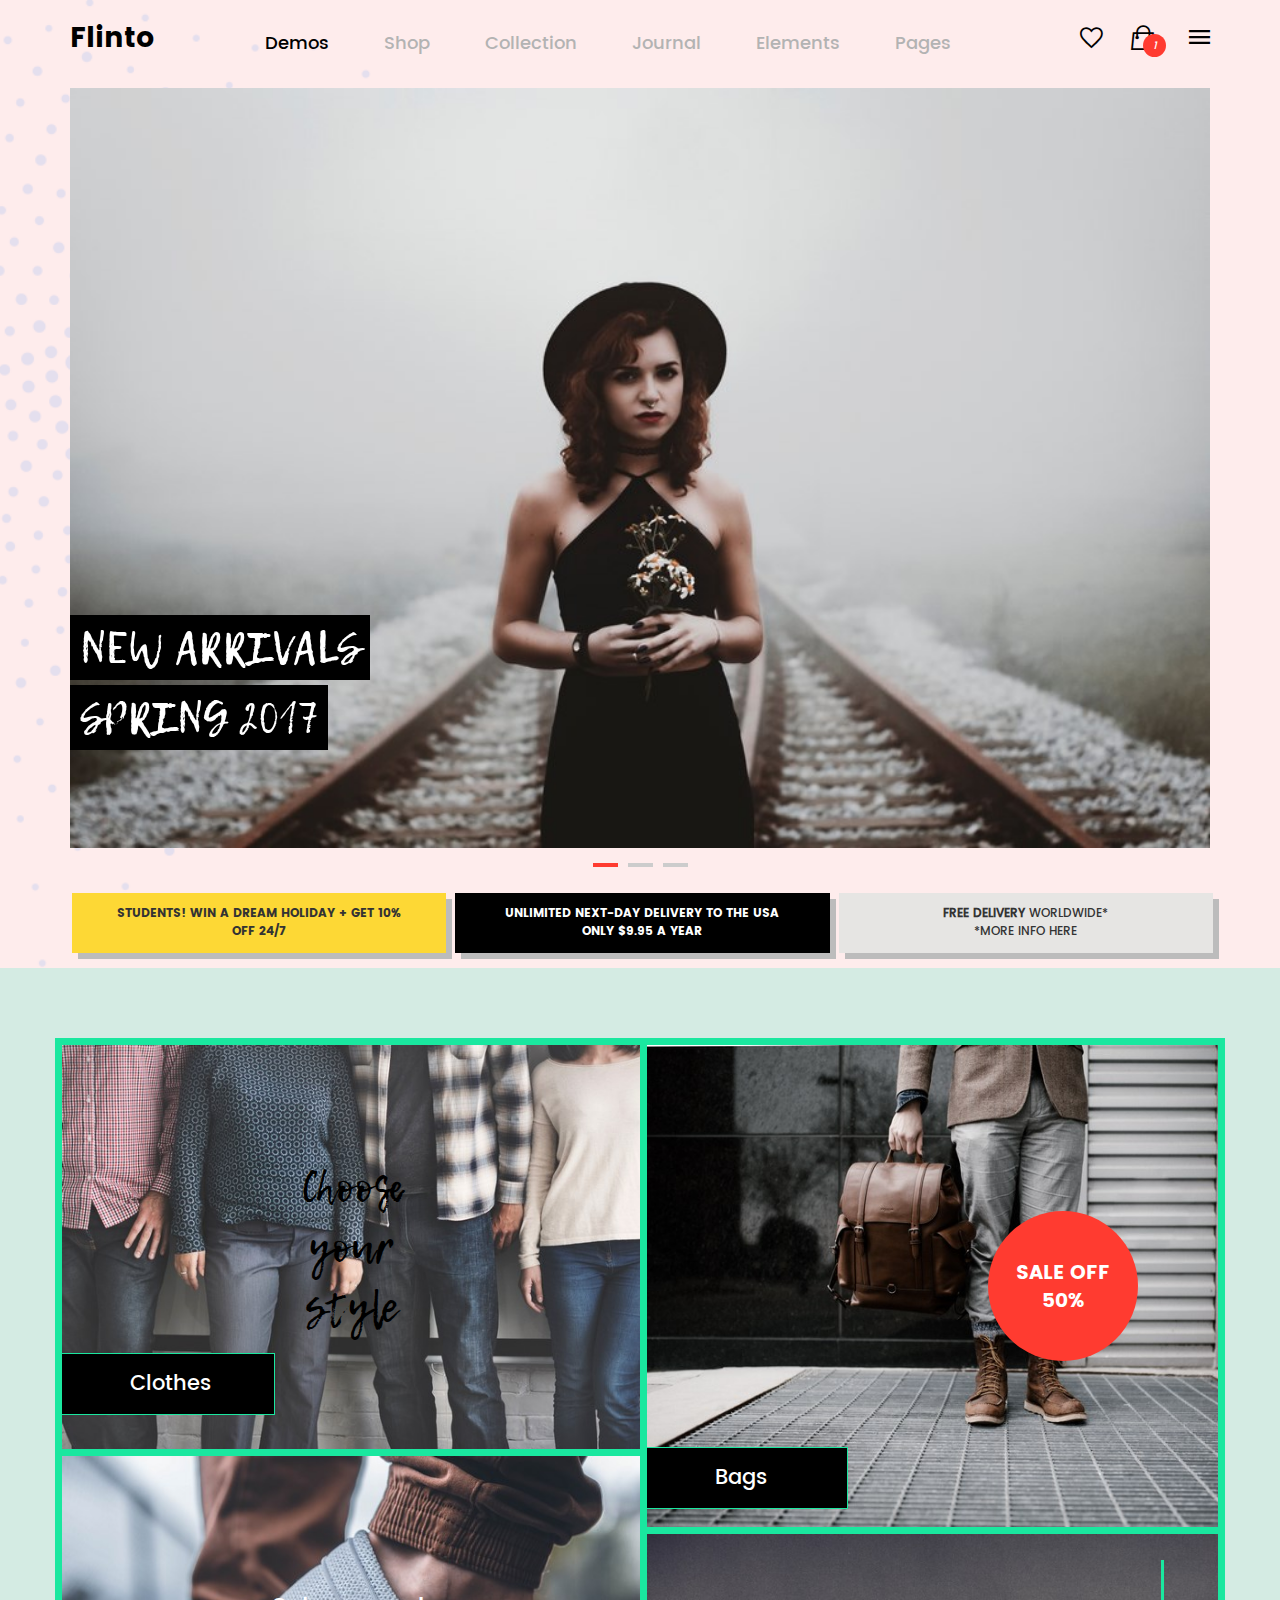
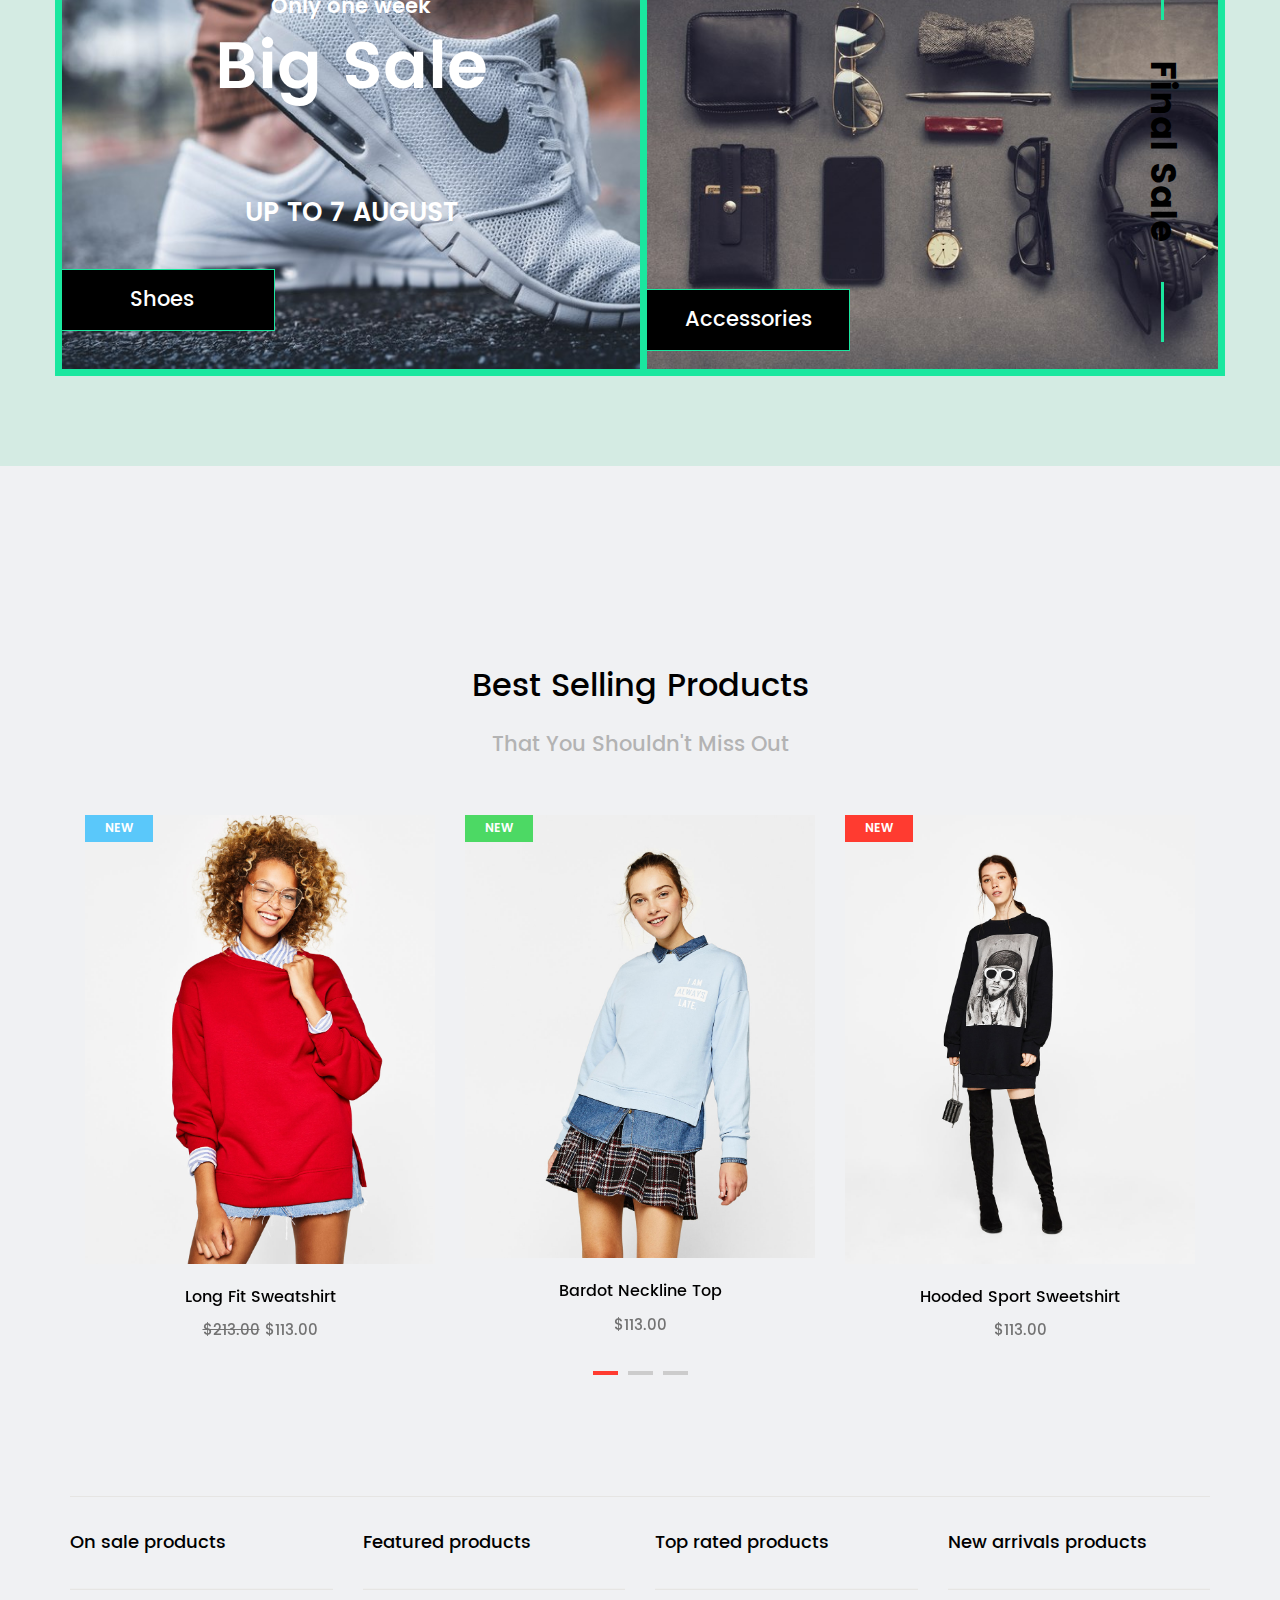
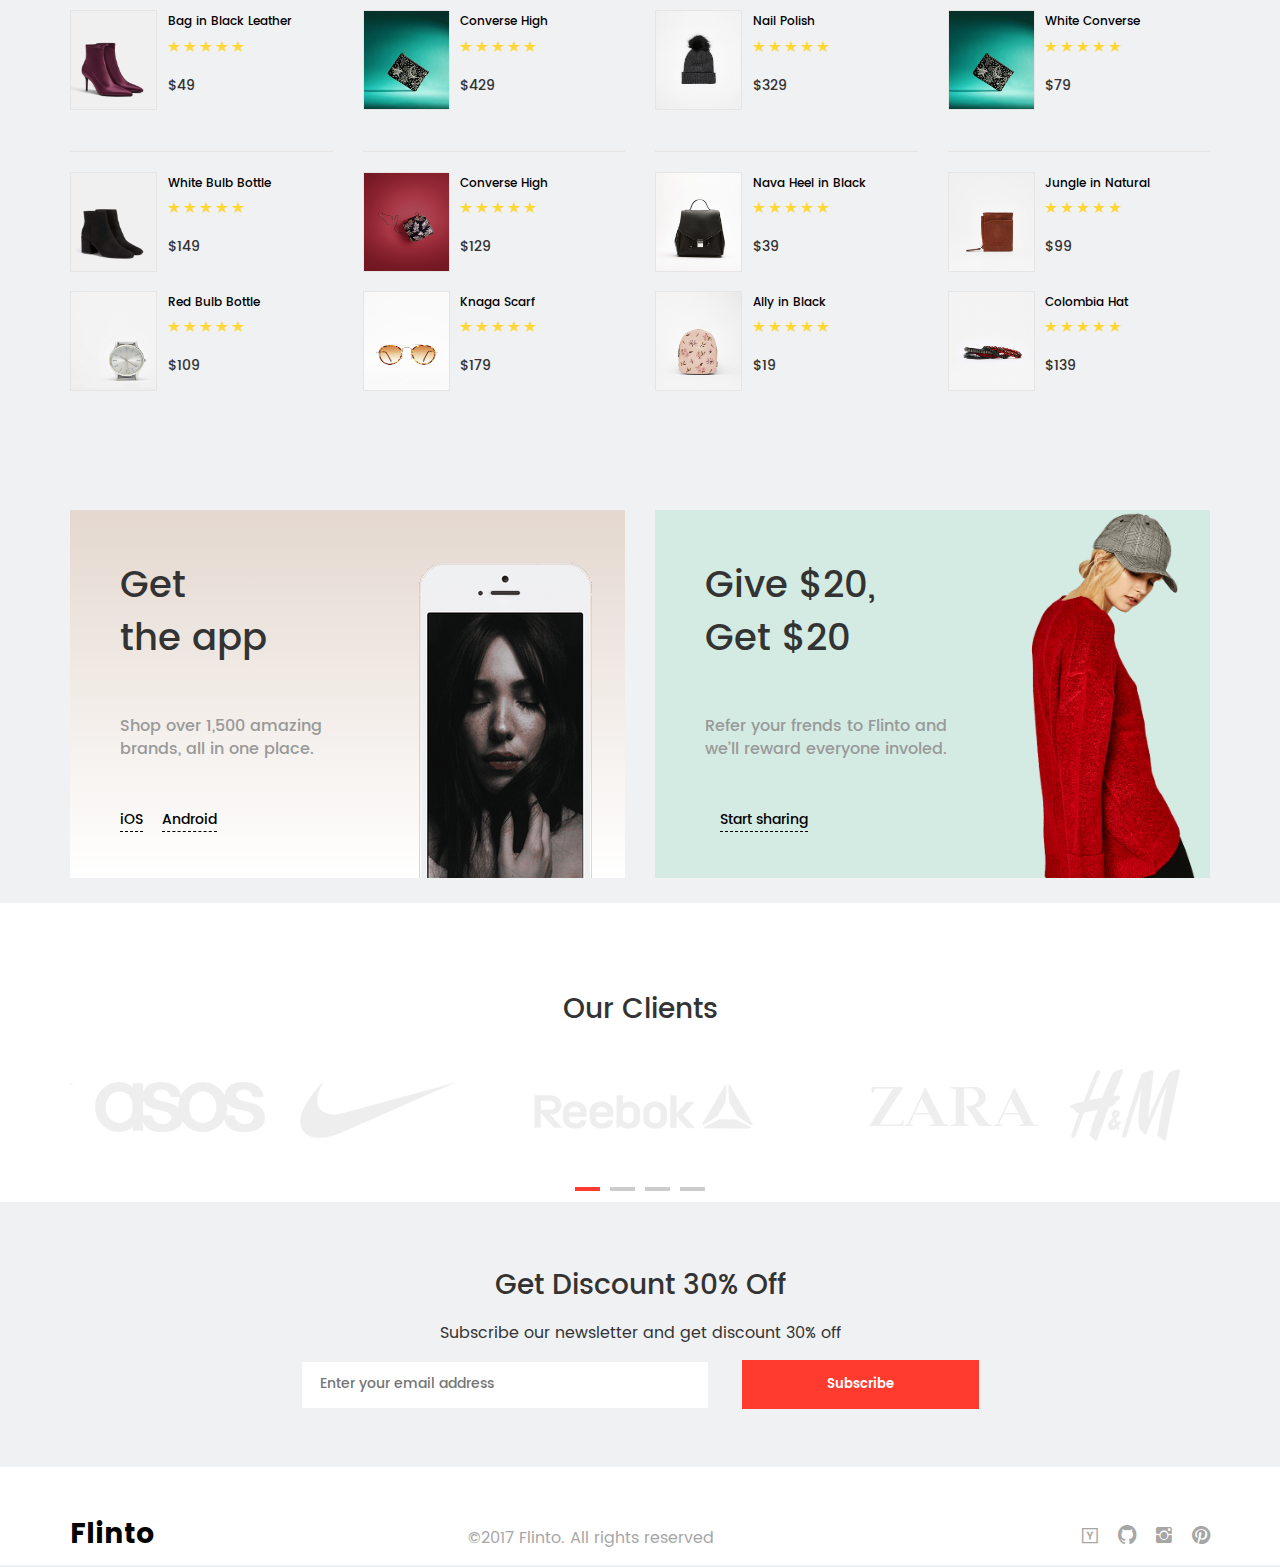
<file: index.html>
<!DOCTYPE html>
<!--[if lt IE 7]><html lang="en" class="lt-ie9 lt-ie8 lt-ie7"><![endif]-->
<!--[if IE 7]><html lang="en" class="lt-ie9 lt-ie8"><![endif]-->
<!--[if IE 8]><html lang="en" class="lt-ie9"><![endif]-->
<!--[if gt IE 8]><!-->
<html lang="en">
<head>
	<meta charset="utf-8">
	<title>Demos</title>
	<meta name="description" content="Online shop for woman and man" />
	<meta name="keywords"    content="shop, online shop">
	<meta name="author"      content="webskyus">
	<meta http-equiv="X-UA-Compatible" content="IE=edge">
	<meta name="viewport" content="width=device-width, initial-scale=1, maximum-scale=1">
	<meta property="og:image" content="path/to/image.jpg">
	<link rel="shortcut icon" href="img/favicon/favicon1.ico" type="image/x-icon">
	<link rel="apple-touch-icon" href="img/favicon/apple-touch-icon1.png">
	<link rel="apple-touch-icon" sizes="72x72" href="img/favicon/apple-touch-icon-72x721.png">
	<link rel="apple-touch-icon" sizes="114x114" href="img/favicon/apple-touch-icon-114x1141.png">
	<!-- Chrome, Firefox OS and Opera -->
	<meta name="theme-color" content="#e01212">
	<!-- Windows Phone -->
	<meta name="msapplication-navbutton-color" content="#15b4d0">
	<!-- iOS Safari -->
	<meta name="apple-mobile-web-app-status-bar-style" content="#d00bc8">
</head>
<body id="body">
<header class="main-header">
	<div class="container">
		<div class="row">
			<div class="col-xs-1 col-xs-push-5  col-sm-1 col-sm-push-5 col-md-2 col-md-push-5 col-lg-2 col-lg-push-0">
				<h1 class="main-header__logo"><a href="/">Flinto</a></h1>
			</div>
			<div class="col-xs-5 col-sm-8 col-md-7 col-md-pull-2 col-lg-8 col-lg-pull-0">
				<nav class="main-header__nav">
					<div class="main-header__hamburger">
						<span class="main-header__line1"></span>
						<span class="main-header__line2"></span>
						<span class="main-header__line3"></span>
					</div>
					<ul class="main-header__item main-header__item--position">
						<li class="mail-header__list main-header__list--active"><a href="./index.html">Demos</a></li>
						<li><a href="./shop-main.html">Shop</a></li>
						<li><a href="./collection.html">Collection</a></li>
						<li><a href="./journal.html">Journal</a></li>
						<li><a href="./404page.html">Elements</a></li>
						<li><a href="./comming-soon.html">Pages</a></li>
					</ul>
				</nav>
			</div>
			<div class="col-xs-4 col-sm-2 col-md-3 col-lg-2">
				<div class="main-header__icon-wrap">
					<a href="#" class="main-header__icon main-header__icon--search hidden">
						<i class="ion-ios-search-strong"></i>
					</a>
					<a href="#" class="hidden-xs hidden-sm main-header__icon main-header__icon--favorite">
						<i class="ion-android-favorite-outline"></i>
					</a>
					<a href="#" class="main-header__icon main-header__icon--basket">
						<i class="ion-bag"></i>
						<span> <i class="main-header__round">1</i></span>
					</a>
					<a href="#" class="hidden-xs hidden-sm main-header__icon main-header__icon--hamburger">
						<i class="ion-android-menu"></i>
					</a>
				</div>
			</div>
		</div>
		<div class="row">
				<div class="main-header__basket-menu hidden-xs hidden-sm">
						<i class="main-header__close-menu ion-android-close"></i>
						<div class="main-header__menu-content">
							<div class="main-header__products-box main-header__products-box--1">
								<div class="main-header__products main-header__products--minipic">
									<img src="./img/demos/mini-cat/1.jpg" alt="Sweeatshirt">
								</div>
								<div class="main-header__products main-header__products--content">
									<h3>Sweeatshirt with hood</h3>
									<p>qty:  <b> 1</b></p>
									<span>&#36;39.90</span>
								</div>
								<div class="main-header__products main-header__products--close">
									<i class="main-header__close-item main-header__close-btn--1 ion-android-close"></i>
								</div>
							</div>
							<div class="main-header__products-box main-header__products-box--2">
								<div class="main-header__products main-header__products--minipic">
									<img src="./img/demos/mini-cat/8.jpg" alt="Sweeatshirt">
								</div>
								<div class="main-header__products main-header__products--content">
									<h3>Sweeatshirt with hood</h3>
									<p>qty:  <b> 1</b></p>
									<span>&#36;39.90</span>
								</div>
								<div class="main-header__products main-header__products--close">
									<i class="main-header__close-item main-header__close-btn--2 ion-android-close"></i>
								</div>
							</div>
							<div class="main-header__products-box main-header__products-box--3">
								<div class="main-header__products main-header__products--minipic">
									<img src="./img/demos/mini-cat/3.jpg" alt="Sweeatshirt">
								</div>
								<div class="main-header__products main-header__products--content">
									<h3>Sweeatshirt with hood</h3>
									<p>qty:  <b> 1</b></p>
									<span>&#36;39.90</span>
								</div>
								<div class="main-header__products main-header__products--close">
									<i class="main-header__close-item main-header__close-btn--3 ion-android-close"></i>
								</div>
							</div>
							<div class="main-header__products-box main-header__products-box--4">
								<div class="main-header__products main-header__products--minipic">
									<img src="./img/demos/mini-cat/4.jpg" alt="Sweeatshirt">
								</div>
								<div class="main-header__products main-header__products--content">
									<h3>Sweeatshirt with hood</h3>
									<p>qty:  <b> 1</b></p>
									<span>&#36;39.90</span>
								</div>
								<div class="main-header__products main-header__products--close">
									<i class="main-header__close-item main-header__close-btn--4 ion-android-close"></i>
								</div>
							</div>
							<div class="main-header__products-box main-header__products-box--5">
								<div class="main-header__products main-header__products--minipic">
									<img src="./img/demos/mini-cat/9.jpg" alt="Sweeatshirt">
								</div>
								<div class="main-header__products main-header__products--content">
									<h3>Sweeatshirt with hood</h3>
									<p>qty:  <b> 1</b></p>
									<span>&#36;39.90</span>
								</div>
								<div class="main-header__products main-header__products--close">
									<i class="main-header__close-item main-header__close-btn--5 ion-android-close"></i>
								</div>
							</div>
						</div>
						<div class="main-header__basket-form">
							<h3>Subtotal <span class="main-header__total-price">&#36;200</span></h3>
							<form action="#">
								<a href="#">view cart</a>
								<a href="#">checkout</a>
							</form>
						</div>
				</div>
		</div>
		<div class="row">
			<div class="col-lg-12">
				<div class="main-header__slider">
					<div class="main-header__slider-item">
						<img src="./img/demos/header-slider/demos-header-slider-1.jpg" alt="flinto online shop">
						<h5> <span>New Arrivals</span> <br>
							   <span>Spring 2017</span>
						</h5>
					</div>
					<div class="main-header__slider-item">
						<img src="./img/demos/header-slider/demos-header-slider-2.jpg" alt="flinto online shop">
						<h5> <span>New Arrivals</span> <br>
							   <span>Spring 2017</span>
						</h5>
					</div>
					<div class="main-header__slider-item">
						<img src="./img/demos/header-slider/demos-header-slider-3.jpg" alt="flinto online shop">
						<h5> <span>New Arrivals</span> <br>
							   <span>Spring 2017</span>
						</h5>
					</div>
				</div>
			</div>
		</div>
		<div class="row">
			<div class="main-header__gifts">
				<div class="main-header__gifts-box main-header__gifts-box--bg1">
					<p>
						students! win a dream holiday + get 10%
						off 24/7
					</p>
				</div>
				<div class="main-header__gifts-box main-header__gifts-box--bg2">
					<p>
						unlimited next-day delivery to the usa
						only &#36;9.95 a year
					</p>
				</div>
				<div class="main-header__gifts-box main-header__gifts-box--bg3">
					<p>
						<strong>free delivery</strong> worldwide*
						*more info here
					</p>
				</div>
			</div>
		</div>
	</div>
</header>
<main>
	<section class="category">
		<div class="container">
			<div class="row">
				<div class="category__wrap">
					<div class="category__box category__box--cat1">
						<p>
							Choose your style
						</p>
						<h2>Clothes</h2>
					</div><!--
					--><div class="category__box category__box--cat2">
							<span>
								<b>Sale Off 50%</b>
							</span>
						 <h2>Bags</h2>
					</div><!--
					--><div class="category__box category__box--cat3">
						<p>
							Only one week <br>
							<span>Big Sale</span> <br>
							<small>Up to 7 August</small>
						</p>
						<h2>Shoes</h2>
					</div><!--
					--><div class="category__box category__box--cat4">
						<p>Final Sale</p>
						 <h2>Accessories</h2>
					</div>
				</div>
			</div>
		</div>
	</section>
	<section class="bestseller">
		<div class="container">
				<div class="row">
					<div class="col-lg-12">
						<div class="bestseller__title-wrap">
							<h2>Best Selling Products</h2>
							<p>That You Shouldn't Miss Out</p>
						</div>
					</div>
				</div>
				<div class="bestseller__products-slider">
						<div>
							<div class="col-sm-4 col-md-4 col-lg-4">
								<div class="bestseller__products">
									<div class="bestseller__products-img">
										<img src="./img/demos/best-products/best-sellong-1.jpg" alt="">
										<span class="bestseller__products-discount">new</span>
										<div class="bestseller__products-inner">
											<a href="#">add to cart</a>
											<span class="bestseller__products-favorite"><i class="ion-android-favorite-outline"></i></span>
										</div>
									</div>
									<div class="bestseller__products-title">
										<h3>Long Fit Sweatshirt</h3>
										<p><b>&#36;213.00</b> &#36;113.00</p>
									</div>
								</div>
							</div>
							<div class="col-sm-4 col-md-4 col-lg-4">
								<div class="bestseller__products">
									<div class="bestseller__products-img">
										<img src="./img/demos/best-products/best-sellong-2.jpg" alt="">
										<span class="bestseller__products-discount bestseller__products-discount--sale">new</span>
										<div class="bestseller__products-inner">
											<a href="#">add to cart</a>
											<span class="bestseller__products-favorite"><i class="ion-android-favorite-outline"></i></span>
										</div>
									</div>
									<div class="bestseller__products-title">
										<h3>Bardot Neckline Top</h3>
										<p>&#36;113.00</p>
									</div>
								</div>
							</div>
							<div class="col-sm-4 col-md-4 col-lg-4">
								<div class="bestseller__products">
									<div class="bestseller__products-img">
										<img src="./img/demos/best-products/best-sellong-3.jpg" alt="">
										<span class="bestseller__products-discount bestseller__products-discount--hot">new</span>
										<div class="bestseller__products-inner">
											<a href="#">add to cart</a>
											<span class="bestseller__products-favorite"><i class="ion-android-favorite-outline"></i></span>
										</div>
									</div>
									<div class="bestseller__products-title">
										<h3>Hooded Sport Sweetshirt</h3>
										<p>&#36;113.00</p>
									</div>
								</div>
							</div>
						</div>
						<div>
							<div class="col-sm-4 col-md-4 col-lg-4">
								<div class="bestseller__products">
									<div class="bestseller__products-img">
										<img src="./img/demos/best-products/best-sellong-4.jpg" alt="">
										<span class="bestseller__products-discount">new</span>
										<div class="bestseller__products-inner">
											<a href="#">add to cart</a>
											<span class="bestseller__products-favorite"><i class="ion-android-favorite-outline"></i></span>
										</div>
									</div>
									<div class="bestseller__products-title">
										<h3>Long Fit Sweatshirt</h3>
										<p><b>&#36;213.00</b> &#36;113.00</p>
									</div>
								</div>
							</div>
							<div class="col-sm-4 col-md-4 col-lg-4">
								<div class="bestseller__products">
									<div class="bestseller__products-img">
										<img src="./img/demos/best-products/best-sellong-5.jpg" alt="">
										<span class="bestseller__products-discount bestseller__products-discount--sale">new</span>
										<div class="bestseller__products-inner">
											<a href="#">add to cart</a>
											<span class="bestseller__products-favorite"><i class="ion-android-favorite-outline"></i></span>
										</div>
									</div>
									<div class="bestseller__products-title">
										<h3>Bardot Neckline Top</h3>
										<p>&#36;113.00</p>
									</div>
								</div>
							</div>
							<div class="col-sm-4 col-md-4 col-lg-4">
								<div class="bestseller__products">
									<div class="bestseller__products-img">
										<img src="./img/demos/best-products/best-sellong-6.jpg" alt="">
										<span class="bestseller__products-discount bestseller__products-discount--hot">new</span>
										<div class="bestseller__products-inner">
											<a href="#">add to cart</a>
											<span class="bestseller__products-favorite"><i class="ion-android-favorite-outline"></i></span>
										</div>
									</div>
									<div class="bestseller__products-title">
										<h3>Hooded Sport Sweetshirt</h3>
										<p>&#36;113.00</p>
									</div>
								</div>
							</div>
						</div>
						<div>
							<div class="col-sm-4 col-md-4 col-lg-4">
								<div class="bestseller__products">
									<div class="bestseller__products-img">
										<img src="./img/demos/best-products/best-sellong-7.jpg" alt="">
										<span class="bestseller__products-discount">new</span>
										<div class="bestseller__products-inner">
											<a href="#">add to cart</a>
											<span class="bestseller__products-favorite"><i class="ion-android-favorite-outline"></i></span>
										</div>
									</div>
									<div class="bestseller__products-title">
										<h3>Long Fit Sweatshirt</h3>
										<p><b>&#36;213.00</b> &#36;113.00</p>
									</div>
								</div>
							</div>
							<div class="col-sm-4 col-md-4 col-lg-4">
								<div class="bestseller__products">
									<div class="bestseller__products-img">
										<img src="./img/demos/best-products/best-sellong-8.jpg" alt="">
										<span class="bestseller__products-discount bestseller__products-discount--sale">new</span>
										<div class="bestseller__products-inner">
											<a href="#">add to cart</a>
											<span class="bestseller__products-favorite"><i class="ion-android-favorite-outline"></i></span>
										</div>
									</div>
									<div class="bestseller__products-title">
										<h3>Bardot Neckline Top</h3>
										<p>&#36;113.00</p>
									</div>
								</div>
							</div>
							<div class="col-sm-4 col-md-4 col-lg-4">
								<div class="bestseller__products">
									<div class="bestseller__products-img">
										<img src="./img/demos/best-products/best-sellong-2.jpg" alt="">
										<span class="bestseller__products-discount bestseller__products-discount--hot">new</span>
										<div class="bestseller__products-inner">
											<a href="#">add to cart</a>
											<span class="bestseller__products-favorite"><i class="ion-android-favorite-outline"></i></span>
										</div>
									</div>
									<div class="bestseller__products-title">
										<h3>Hooded Sport Sweetshirt</h3>
										<p>&#36;113.00</p>
									</div>
								</div>
							</div>
						</div>
			</div>
		</div>
	</section>
	<section class="products-list">
		<div class="container">
			<div class="row">
				<div class="col-lg-12">
					<div class="products-list__box">
						<div class="row">
							<div class="col-sm-6 col-lg-3">
								<h4>On sale products</h4>
								<hr>
								<div class="row">
									<div class="col-xs-4 col-sm-3 col-lg-4">
										<img src="./img/demos/mini-cat/1.jpg" alt="custom pic">
									</div>
									<div class="col-xs-8 col-sm-9 col-lg-8">
										<div class="products-list__box-content">
											<h5><a href="./shop-sidebar.html">Bag in Black Leather</a></h5>
											<span class="products-list__box-rating">
												<i class="ion-ios-star"></i>
												<i class="ion-ios-star"></i>
												<i class="ion-ios-star"></i>
												<i class="ion-ios-star"></i>
												<i class="ion-ios-star"></i>
											</span>
											<p>&#36;49</p>
										</div>
									</div>
								</div>
								<hr>
								<div class="row">
									<div class="col-xs-4 col-sm-3 col-lg-4">
										<img src="./img/demos/mini-cat/2.jpg" alt="custom pic">
									</div>
									<div class="col-xs-8 col-sm-9 col-lg-8">
										<div class="products-list__box-content">
											<h5><a href="./shop-sidebar.html">White Bulb Bottle</a></h5>
											<span class="products-list__box-rating">
												<i class="ion-ios-star"></i>
												<i class="ion-ios-star"></i>
												<i class="ion-ios-star"></i>
												<i class="ion-ios-star"></i>
												<i class="ion-ios-star"></i>
											</span>
											<p>&#36;149</p>
										</div>
									</div>
								</div>
								<div class="row">
									<div class="col-xs-4 col-sm-3 col-lg-4">
										<img src="./img/demos/mini-cat/3.jpg" alt="custom pic">
									</div>
									<div class="col-xs-8 col-sm-9 col-lg-8">
										<div class="products-list__box-content">
											<h5><a href="./shop-sidebar.html">Red Bulb Bottle</a></h5>
											<span class="products-list__box-rating">
												<i class="ion-ios-star"></i>
												<i class="ion-ios-star"></i>
												<i class="ion-ios-star"></i>
												<i class="ion-ios-star"></i>
												<i class="ion-ios-star"></i>
											</span>
											<p>&#36;109</p>
										</div>
									</div>
								</div>
							</div>
							<div class="col-sm-6 col-lg-3">
								<h4>Featured products </h4>
								<hr>
								<div class="row">
									<div class="col-xs-4 col-sm-3 col-lg-4">
										<img src="./img/demos/mini-cat/4.jpg" alt="custom pic">
									</div>
									<div class="col-xs-8 col-sm-9 col-lg-8">
										<div class="products-list__box-content">
											<h5><a href="./shop-sidebar.html">Converse High </a></h5>
											<span class="products-list__box-rating">
												<i class="ion-ios-star"></i>
												<i class="ion-ios-star"></i>
												<i class="ion-ios-star"></i>
												<i class="ion-ios-star"></i>
												<i class="ion-ios-star"></i>
											</span>
											<p>&#36;429</p>
										</div>
									</div>
								</div>
								<hr>
								<div class="row">
									<div class="col-xs-4 col-sm-3 col-lg-4">
										<img src="./img/demos/mini-cat/6.jpg" alt="custom pic">
									</div>
									<div class="col-xs-8 col-sm-9 col-lg-8">
										<div class="products-list__box-content">
											<h5><a href="./shop-sidebar.html">Converse High</a></h5>
											<span class="products-list__box-rating">
												<i class="ion-ios-star"></i>
												<i class="ion-ios-star"></i>
												<i class="ion-ios-star"></i>
												<i class="ion-ios-star"></i>
												<i class="ion-ios-star"></i>
											</span>
											<p>&#36;129</p>
										</div>
									</div>
								</div>
								<div class="row">
									<div class="col-xs-4 col-sm-3 col-lg-4">
										<img src="./img/demos/mini-cat/7.jpg" alt="custom pic">
									</div>
									<div class="col-xs-8 col-sm-9 col-lg-8">
										<div class="products-list__box-content">
											<h5><a href="./shop-sidebar.html">Knaga Scarf</a> </h5>
											<span class="products-list__box-rating">
												<i class="ion-ios-star"></i>
												<i class="ion-ios-star"></i>
												<i class="ion-ios-star"></i>
												<i class="ion-ios-star"></i>
												<i class="ion-ios-star"></i>
											</span>
											<p>&#36;179</p>
										</div>
									</div>
								</div>
							</div>
							<div class="col-sm-6 col-lg-3">
								<h4>Top rated products</h4>
								<hr>
								<div class="row">
									<div class="col-xs-4 col-sm-3 col-lg-4">
										<img src="./img/demos/mini-cat/8.jpg" alt="custom pic">
									</div>
									<div class="col-xs-8 col-sm-9 col-lg-8">
										<div class="products-list__box-content">
											<h5><a href="./shop-sidebar.html">Nail Polish</a> </h5>
											<span class="products-list__box-rating">
												<i class="ion-ios-star"></i>
												<i class="ion-ios-star"></i>
												<i class="ion-ios-star"></i>
												<i class="ion-ios-star"></i>
												<i class="ion-ios-star"></i>
											</span>
											<p>&#36;329</p>
										</div>
									</div>
								</div>
								<hr>
								<div class="row">
									<div class="col-xs-4 col-sm-3 col-lg-4 col-lg-4">
										<img src="./img/demos/mini-cat/9.jpg" alt="custom pic">
									</div>
									<div class="col-xs-8 col-sm-9 col-lg-8 col-lg-8">
										<div class="products-list__box-content">
											<h5><a href="./shop-sidebar.html">Nava Heel in Black</a></h5>
											<span class="products-list__box-rating">
												<i class="ion-ios-star"></i>
												<i class="ion-ios-star"></i>
												<i class="ion-ios-star"></i>
												<i class="ion-ios-star"></i>
												<i class="ion-ios-star"></i>
											</span>
											<p>&#36;39</p>
										</div>
									</div>
								</div>
								<div class="row">
									<div class="col-xs-4 col-sm-3 col-lg-4">
										<img src="./img/demos/mini-cat/10.jpg" alt="custom pic">
									</div>
									<div class="col-xs-8 col-sm-9 col-lg-8">
										<div class="products-list__box-content">
											<h5><a href="./shop-sidebar.html">Ally in Black</a> </h5>
											<span class="products-list__box-rating">
												<i class="ion-ios-star"></i>
												<i class="ion-ios-star"></i>
												<i class="ion-ios-star"></i>
												<i class="ion-ios-star"></i>
												<i class="ion-ios-star"></i>
											</span>
											<p>&#36;19</p>
										</div>
									</div>
								</div>
							</div>
							<div class="col-sm-6 col-lg-3">
								<h4>New arrivals products</h4>
								<hr>
								<div class="row">
									<div class="col-xs-4 col-sm-3 col-lg-4">
										<img src="./img/demos/mini-cat/4.jpg" alt="custom pic">
									</div>
									<div class="col-xs-8 col-sm-9 col-lg-8">
										<div class="products-list__box-content">
											<h5><a href="./shop-sidebar.html">White Converse</a></h5>
											<span class="products-list__box-rating">
												<i class="ion-ios-star"></i>
												<i class="ion-ios-star"></i>
												<i class="ion-ios-star"></i>
												<i class="ion-ios-star"></i>
												<i class="ion-ios-star"></i>
											</span>
											<p>&#36;79</p>
										</div>
									</div>
								</div>
								<hr>
								<div class="row">
									<div class="col-xs-4 col-sm-3 col-lg-4">
										<img src="./img/demos/mini-cat/11.jpg" alt="custom pic">
									</div>
									<div class="col-xs-8 col-sm-9 col-lg-8">
										<div class="products-list__box-content">
											<h5><a href="./shop-sidebar.html">Jungle in Natural</a></h5>
											<span class="products-list__box-rating">
												<i class="ion-ios-star"></i>
												<i class="ion-ios-star"></i>
												<i class="ion-ios-star"></i>
												<i class="ion-ios-star"></i>
												<i class="ion-ios-star"></i>
											</span>
											<p>&#36;99</p>
										</div>
									</div>
								</div>
								<div class="row">
									<div class="col-xs-4 col-sm-3 col-lg-4">
										<img src="./img/demos/mini-cat/12.jpg" alt="custom pic">
									</div>
									<div class="col-xs-8 col-sm-9 col-lg-8">
										<div class="products-list__box-content">
											<h5><a href="./shop-sidebar.html">Colombia Hat</a></h5>
											<span class="products-list__box-rating">
												<i class="ion-ios-star"></i>
												<i class="ion-ios-star"></i>
												<i class="ion-ios-star"></i>
												<i class="ion-ios-star"></i>
												<i class="ion-ios-star"></i>
											</span>
											<p>&#36;139</p>
										</div>
									</div>
								</div>
							</div>
						</div>
					</div>
				</div>
			</div>
		</div>
	</section>
	<section class="offers">
		<div class="container">
			<div class="row">
				<div class="col-sm-6 col-md-6 col-lg-6">
					<div class="offers__app clearfix">
						<img  src="./img/demos/footer/footer-11.png" alt="get started our app for your smartphone" class="hidden-xs hidden-sm">
						<div class="offers__app-inner">
							<h4>Get <br> the app</h4>
							<p>Shop over 1,500 amazing  brands, all in one place.</p>
							<a href="#">iOS</a>
							<a href="#">Android</a>
						</div>
					</div>
				</div>
				<div class="col-sm-6 col-md-6 col-lg-6">
					<div class="offers__app offers__app--discount">
						<img  src="./img/demos/footer/222.png" alt="get started our app for your smartphone" class="hidden-xs hidden-sm">
						<div class="offers__app-inner">
							<h4>Give &#36;20,<br>
							Get &#36;20</h4>
							<p>Refer your frends to Flinto
								and we’ll reward everyone
								involed.
							</p>
							<a href="#">Start sharing</a>
						</div>
					</div>
				</div>
			</div>
		</div>
	</section>
	<section class="brands">
		<div class="container">
			<div class="row">
				<div class="col-lg-12">
					<h4 class="brands__title">Our Clients</h4>
					<div class="brands__slider">
							<div>
									<div class="col-sm-4 col-md-2 col-lg-2"><div class="brands__slider-item brands__slider-item--bg1"></div></div>
									<div class="col-sm-3 col-md-2 col-lg-2"><div class="brands__slider-item brands__slider-item--bg2"></div></div>
									<div class="col-sm-5 col-md-3 col-lg-4"><div class="brands__slider-item brands__slider-item--bg3"></div></div>
									<div class="col-sm-4 col-md-2 col-lg-2"><div class="brands__slider-item brands__slider-item--bg4"></div></div>
									<div class="col-sm-4 col-md-3 col-lg-2"><div class="brands__slider-item brands__slider-item--bg5"></div></div>
							</div>
							<div>
								<div class="col-sm-5 col-md-3 col-lg-4"><div class="brands__slider-item brands__slider-item--bg3"></div></div>
								<div class="col-sm-4 col-md-2 col-lg-2"><div class="brands__slider-item brands__slider-item--bg4"></div></div>
								<div class="col-sm-4 col-md-3 col-lg-2"><div class="brands__slider-item brands__slider-item--bg5"></div></div>
								<div class="col-sm-4 col-md-2 col-lg-2"><div class="brands__slider-item brands__slider-item--bg1"></div></div>
								<div class="col-sm-3 col-md-2 col-lg-2"><div class="brands__slider-item brands__slider-item--bg2"></div></div>
							</div>
							<div>
									<div class="col-sm-4 col-md-2 col-lg-2"><div class="brands__slider-item brands__slider-item--bg1"></div></div>
									<div class="col-sm-3 col-md-2 col-lg-2"><div class="brands__slider-item brands__slider-item--bg2"></div></div>
									<div class="col-sm-5 col-md-3 col-lg-4"><div class="brands__slider-item brands__slider-item--bg3"></div></div>
									<div class="col-sm-4 col-md-2 col-lg-2"><div class="brands__slider-item brands__slider-item--bg4"></div></div>
									<div class="col-sm-4 col-md-3 col-lg-2"><div class="brands__slider-item brands__slider-item--bg5"></div></div>
							</div>
							<div>
								<div class="col-sm-5 col-md-3 col-lg-4"><div class="brands__slider-item brands__slider-item--bg3"></div></div>
								<div class="col-sm-4 col-md-2 col-lg-2"><div class="brands__slider-item brands__slider-item--bg4"></div></div>
								<div class="col-sm-4 col-md-3 col-lg-2"><div class="brands__slider-item brands__slider-item--bg5"></div></div>
								<div class="col-sm-4 col-md-2 col-lg-2"><div class="brands__slider-item brands__slider-item--bg1"></div></div>
								<div class="col-sm-3 col-md-2 col-lg-2"><div class="brands__slider-item brands__slider-item--bg2"></div></div>
							</div>
					</div>
				</div>
			</div>
		</div>
	</section>
	<section class="discount">
		<div class="container">
			<div class="row">
				<div class="col-lg-12">
					<div class="discount__title">
						<h2>Get Discount 30% Off</h2>
						<p>Subscribe our newsletter and get discount 30% off</p>
					</div>
				</div>
			</div>
			<div class="row">
				<div class="col-lg-12">
					<form action="#" class="discount__subscribe">
						<input type="text" required placeholder="Enter your email address">
						<button class="discount__subscribe-btn">Subscribe</button>
					</form>
				</div>
			</div>
		</div>
	</section>
</main>
<footer class="footer">
	<div class="container">
		<div class="row">
				<div class="col-sm-2 col-md-2 col-lg-2">
					<h1 class="footer__logo"><a href="/">Flinto</a></h1>
				</div>
				<div class="col-sm-7 col-md-7 col-lg-7">
					<div class="footer__right">
						<p>&copy;2017 Flinto. All rights reserved</p>
					</div>
				</div>
				<div class="col-sm-3 col-md-3 col-lg-3">
					<div class="footer__share">
						<a href="#"><i class="ion-social-pinterest"></i></a>
						<a href="#"><i class="ion-social-instagram"></i></a>
						<a href="#"><i class="ion-social-github"></i></a>
						<a href="#"><i class="ion-social-hackernews-outline"></i></a>
					</div>
				</div>
		</div>
	</div>
</footer>


<!-- for IE -->
<!--[if lt IE 9]>
<script src="libs/html5shiv/es5-shim.min.js"></script>
<script src="libs/html5shiv/html5shiv.min.js"></script>
<script src="libs/html5shiv/html5shiv-printshiv.min.js"></script>
<script src="libs/respond/respond.min.js"></script>
<![endif]-->
<!-- Link Files -->
<!-- Popup and other hidden elements -->
<div class="hidden">
	<form>
		<!-- Hidden Required Fields -->
		<input name="project_name" value="Site Name">
		<input name="admin_email"  value="admin@mail.com">
		<input name="form_subject" value="Form Subject">
		<!-- END Hidden Required Fields -->
		<input type="text" name="Name" placeholder="You name..." required><br>
		<input type="text" name="E-mail" placeholder="You E-mail..." required><br>
		<input type="text" name="Phone" placeholder="You phone..."><br>
		<button>Send</button>
	</form>
</div>
<!-- /popup -->
<!-- Style -->
<link rel="stylesheet" href="css/normalize.css">
<link rel="stylesheet" href="css/main.css">
<link rel="stylesheet" href="libs/slick/slick.css"/>
<link rel="stylesheet" href="libs/slick/slick-theme.css"/>
<link rel="stylesheet" href="libs/bootstrap/bootstrap-grid.css">
<link rel="stylesheet" href="libs/magnific-popup/magnific-popup.css">
<link rel="stylesheet" href="libs/accordion/jquery.navgoco.css">
<link rel="stylesheet" href="libs/ionicons-2.0.1/ionicons.min.css">
<!-- Script -->
<script src="libs/jquery/dist/jquery.min.js"></script>
<script src="libs/magnific-popup/jquery.magnific-popup.min.js"></script>
<script src="libs/slick/slick.min.js"></script>
<script src="libs/Tabslet-master/jquery.tabslet.min.js"></script>
<script src="libs/accordion/navgoco.js"></script>
<script src="libs/musk/jquery.mask.min.js"></script>
<script src="js/main.js"></script>
<!-- Метрика для сайта -->
<!-- Yandex.Metrika counter -->
<!-- Yandex.Metrika counter -->

<!-- Google Analytics counter -->
<!-- /Google Analytics counter -->

<!-- Callback и другие плагины для обратной связи -->
</body>
</html>
</file>
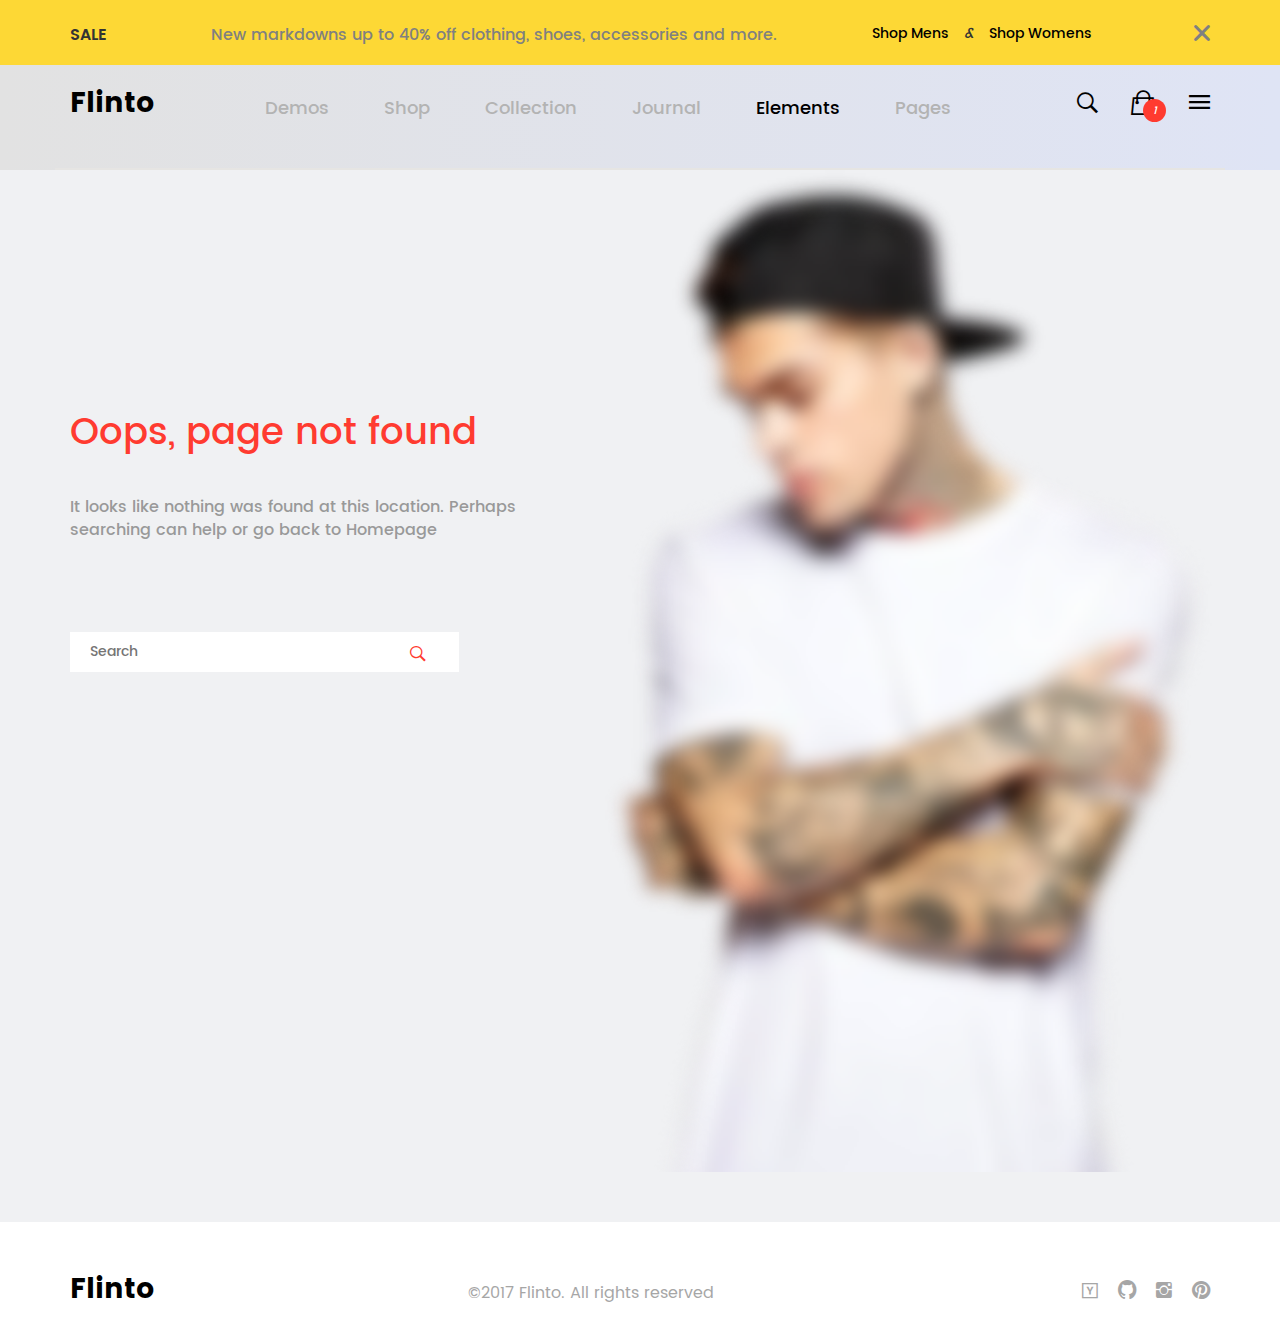
<file: 404page.html>
<!DOCTYPE html>
<!--[if lt IE 7]><html lang="en" class="lt-ie9 lt-ie8 lt-ie7"><![endif]-->
<!--[if IE 7]><html lang="en" class="lt-ie9 lt-ie8"><![endif]-->
<!--[if IE 8]><html lang="en" class="lt-ie9"><![endif]-->
<!--[if gt IE 8]><!-->
<html lang="en">
	<head>
		<meta charset="utf-8">
		<title>404__Page</title>
		<meta name="description" content="Online shop for woman and man"/>
		<meta name="keywords" content="shop, online shop">
		<meta name="author" content="webskyus">
		<meta http-equiv="X-UA-Compatible" content="IE=edge">
		<meta name="viewport" content="width=device-width, initial-scale=1, maximum-scale=1">
		<meta property="og:image" content="path/to/image.jpg">
		<link rel="shortcut icon" href="img/favicon/favicon1.ico" type="image/x-icon">
		<link rel="apple-touch-icon" href="img/favicon/apple-touch-icon1.png">
		<link rel="apple-touch-icon" sizes="72x72" href="img/favicon/apple-touch-icon-72x721.png">
		<link rel="apple-touch-icon" sizes="114x114" href="img/favicon/apple-touch-icon-114x1141.png">
		<!-- Chrome, Firefox OS and Opera -->
		<meta name="theme-color" content="#e01212">
		<!-- Windows Phone -->
		<meta name="msapplication-navbutton-color" content="#15b4d0">
		<!-- iOS Safari -->
		<meta name="apple-mobile-web-app-status-bar-style" content="#d00bc8">
	</head>
	<body id="body">
		<header class="main-header shop-header sidebar-header cart-header journal-header error-header">
			<div class="sidebar-header__sale">
				<div class="container">
					<div class="row">
						<div class="sidebar-header__sale-title">
							<div class="col-xs-1 col-sm-1">
								<p>Sale</p>
							</div>
							<div class="col-xs-5 col-sm-7">
								<h4>New markdowns up to 40% off clothing, shoes, accessories and more.</h4>
							</div>
							<div class="col-xs-4 col-sm-3">
								<div class="sidebar-header__nav">
									<a href="#">Shop Mens</a>
									<i>&amp;</i>
									<a href="#">Shop Womens</a>
								</div>
							</div>
							<div class="col-xs-1 col-sm-1">
								<i class="sidebar-header__close-btn ion-close-round pull-right"></i>
							</div>
						</div>
					</div>
				</div>
			</div>
			<div class="container">
				<div class="row cart-header__nav cart-header__nav--border">
					<div class="col-xs-1 col-xs-push-5  col-sm-1 col-sm-push-5 col-md-2 col-md-push-5 col-lg-2 col-lg-push-0">
						<h1 class="main-header__logo">
							<a href="/">Flinto</a>
						</h1>
					</div>
					<div class="col-xs-5 col-sm-8 col-md-7 col-md-pull-2 col-lg-8 col-lg-pull-0">
						<nav class="main-header__nav">
							<div class="main-header__hamburger">
								<span class="main-header__line1"></span>
								<span class="main-header__line2"></span>
								<span class="main-header__line3"></span>
							</div>
							<ul class="journal-header__item main-header__item">
								<li><a href="./index.html">Demos</a></li>
								<li><a href="./shop-main.html">Shop</a></li>
								<li><a href="./collection.html">Collection</a></li>
								<li ><a href="./journal.html">Journal</a></li>
								<li class="mail-header__list main-header__list--active"><a href="./404page.html">Elements</a></li>
								<li><a href="./comming-soon.html">Pages</a></li>
							</ul>
						</nav>
					</div>
					<div class="col-xs-4 col-xs-push-1 col-sm-2 col-sm-push-0 col-md-3 col-lg-2">
						<div class="main-header__icon-wrap">
							<a href="#" class="main-header__icon main-header__icon--search">
								<i class="ion-ios-search-strong"></i>
							</a>
							<a href="#" class="hidden-xs hidden-sm main-header__icon main-header__icon--favorite hidden">
								<i class="ion-android-favorite-outline"></i>
							</a>
							<a href="#" class="main-header__icon main-header__icon--basket">
								<i class="ion-bag"></i>
								<span>
									<i class="main-header__round">1</i>
								</span>
							</a>
							<a href="#" class="hidden-xs hidden-sm main-header__icon main-header__icon--hamburger">
								<i class="ion-android-menu"></i>
							</a>
						</div>
					</div>
				</div>
				<div class="row">
					<div class="main-header__basket-menu hidden-xs hidden-sm">
						<i class="main-header__close-menu ion-android-close"></i>
						<div class="main-header__menu-content">
							<div class="main-header__products-box main-header__products-box--1">
								<div class="main-header__products main-header__products--minipic">
									<img src="./img/demos/mini-cat/1.jpg" alt="Sweeatshirt">
								</div>
								<div class="main-header__products main-header__products--content">
									<h3>Sweeatshirt with hood</h3>
									<p>qty:
										<b>
											1</b>
									</p>
									<span>&#36;39.90</span>
								</div>
								<div class="main-header__products main-header__products--close">
									<i class="main-header__close-item main-header__close-btn--1 ion-android-close"></i>
								</div>
							</div>
							<div class="main-header__products-box main-header__products-box--2">
								<div class="main-header__products main-header__products--minipic">
									<img src="./img/demos/mini-cat/8.jpg" alt="Sweeatshirt">
								</div>
								<div class="main-header__products main-header__products--content">
									<h3>Sweeatshirt with hood</h3>
									<p>qty:
										<b>
											1</b>
									</p>
									<span>&#36;39.90</span>
								</div>
								<div class="main-header__products main-header__products--close">
									<i class="main-header__close-item main-header__close-btn--2 ion-android-close"></i>
								</div>
							</div>
							<div class="main-header__products-box main-header__products-box--3">
								<div class="main-header__products main-header__products--minipic">
									<img src="./img/demos/mini-cat/3.jpg" alt="Sweeatshirt">
								</div>
								<div class="main-header__products main-header__products--content">
									<h3>Sweeatshirt with hood</h3>
									<p>qty:
										<b>
											1</b>
									</p>
									<span>&#36;39.90</span>
								</div>
								<div class="main-header__products main-header__products--close">
									<i class="main-header__close-item main-header__close-btn--3 ion-android-close"></i>
								</div>
							</div>
							<div class="main-header__products-box main-header__products-box--4">
								<div class="main-header__products main-header__products--minipic">
									<img src="./img/demos/mini-cat/4.jpg" alt="Sweeatshirt">
								</div>
								<div class="main-header__products main-header__products--content">
									<h3>Sweeatshirt with hood</h3>
									<p>qty:
										<b>
											1</b>
									</p>
									<span>&#36;39.90</span>
								</div>
								<div class="main-header__products main-header__products--close">
									<i class="main-header__close-item main-header__close-btn--4 ion-android-close"></i>
								</div>
							</div>
							<div class="main-header__products-box main-header__products-box--5">
								<div class="main-header__products main-header__products--minipic">
									<img src="./img/demos/mini-cat/9.jpg" alt="Sweeatshirt">
								</div>
								<div class="main-header__products main-header__products--content">
									<h3>Sweeatshirt with hood</h3>
									<p>qty:
										<b>
											1</b>
									</p>
									<span>&#36;39.90</span>
								</div>
								<div class="main-header__products main-header__products--close">
									<i class="main-header__close-item main-header__close-btn--5 ion-android-close"></i>
								</div>
							</div>
						</div>
						<div class="main-header__basket-form">
							<h3>Subtotal
								<span class="main-header__total-price">&#36;200</span></h3>
							<form action="#">
								<a href="#">view cart</a>
								<a href="#">checkout</a>
							</form>
						</div>
					</div>
				</div>
				<div class="error-header__search-box shop-header__search-box">
					<h2>Search</h2>
					<div class="shop-header__search-inner">
						<form action="#">
							<input type="text">
							<button class="shop-header__search-btn pull-right">
								<i class="ion-ios-search-strong"></i>
							</button>
						</form>
					</div>
				</div>
			</div>
		</header>
		<main>
			<section class="errors-page">
				<div class="container">
					<div class="row">
						<div class="col-sm-5">
							<div class="errors-page__title">
								<h3>Oops, page not found</h3>
								<p>It looks like nothing was found at this location.
									 Perhaps searching can help or go back to Homepage
								</p>
								<form>
									<input type="text" placeholder="Search" required>
									<button><i class="ion-ios-search-strong"></i></button>
								</form>
							</div>
						</div>
					</div>
				</div>
			</section>
		</main>
		<footer class="footer">
			<div class="container">
				<div class="row">
					<div class="col-sm-2 col-md-2 col-lg-2">
						<h1 class="footer__logo">
							<a href="/">Flinto</a>
						</h1>
					</div>
					<div class="col-sm-7 col-md-7 col-lg-7">
						<div class="footer__right">
							<p>&copy;2017 Flinto. All rights reserved</p>
						</div>
					</div>
					<div class="col-sm-3 col-md-3 col-lg-3">
						<div class="footer__share">
							<a href="#">
								<i class="ion-social-pinterest"></i>
							</a>
							<a href="#">
								<i class="ion-social-instagram"></i>
							</a>
							<a href="#">
								<i class="ion-social-github"></i>
							</a>
							<a href="#">
								<i class="ion-social-hackernews-outline"></i>
							</a>
						</div>
					</div>
				</div>
			</div>
		</footer>

		<!-- for IE -->
		<!--[if lt IE 9]> <script src="libs/html5shiv/es5-shim.min.js"></script> <script src="libs/html5shiv/html5shiv.min.js"></script> <script src="libs/html5shiv/html5shiv-printshiv.min.js"></script> <script src="libs/respond/respond.min.js"></script>
		<![endif]-->
		<!-- Link Files -->
		<!-- Popup and other hidden elements -->
		<div class="hidden">
			<form>
				<!-- Hidden Required Fields -->
				<input name="project_name" value="Site Name">
				<input name="admin_email" value="admin@mail.com">
				<input name="form_subject" value="Form Subject">
				<!-- END Hidden Required Fields -->
				<input type="text" name="Name" placeholder="You name..." required="required"><br>
				<input type="text" name="E-mail" placeholder="You E-mail..." required="required"><br>
				<input type="text" name="Phone" placeholder="You phone..."><br>
				<button>Send</button>
			</form>
		</div>
		<!-- /popup -->
		<!-- Style -->
		<link rel="stylesheet" href="css/normalize.css">
		<link rel="stylesheet" href="css/main.css">
		<link rel="stylesheet" href="libs/slick/slick.css"/>
		<link rel="stylesheet" href="libs/slick/slick-theme.css"/>
		<link rel="stylesheet" href="libs/bootstrap/bootstrap-grid.css">
		<link rel="stylesheet" href="libs/magnific-popup/magnific-popup.css">
		<link rel="stylesheet" href="libs/accordion/jquery.navgoco.css">
		<link rel="stylesheet" href="libs/ionicons-2.0.1/ionicons.min.css">
		<!-- Script -->
		<script src="libs/jquery/dist/jquery.min.js"></script>
		<script src="libs/magnific-popup/jquery.magnific-popup.min.js"></script>
		<script src="libs/slick/slick.min.js"></script>
		<script src="libs/Tabslet-master/jquery.tabslet.min.js"></script>
		<script src="libs/accordion/navgoco.js"></script>
		<script src="libs/musk/jquery.mask.min.js"></script>
		<script src="libs/countdown/countdown.js"></script>
		<script src="js/main.js"></script>
		<!-- Метрика для сайта -->
		<!-- Yandex.Metrika counter -->
		<!-- Yandex.Metrika counter -->

		<!-- Google Analytics counter -->
		<!-- /Google Analytics counter -->

		<!-- Callback и другие плагины для обратной связи -->
	</body>
</html>
</file>
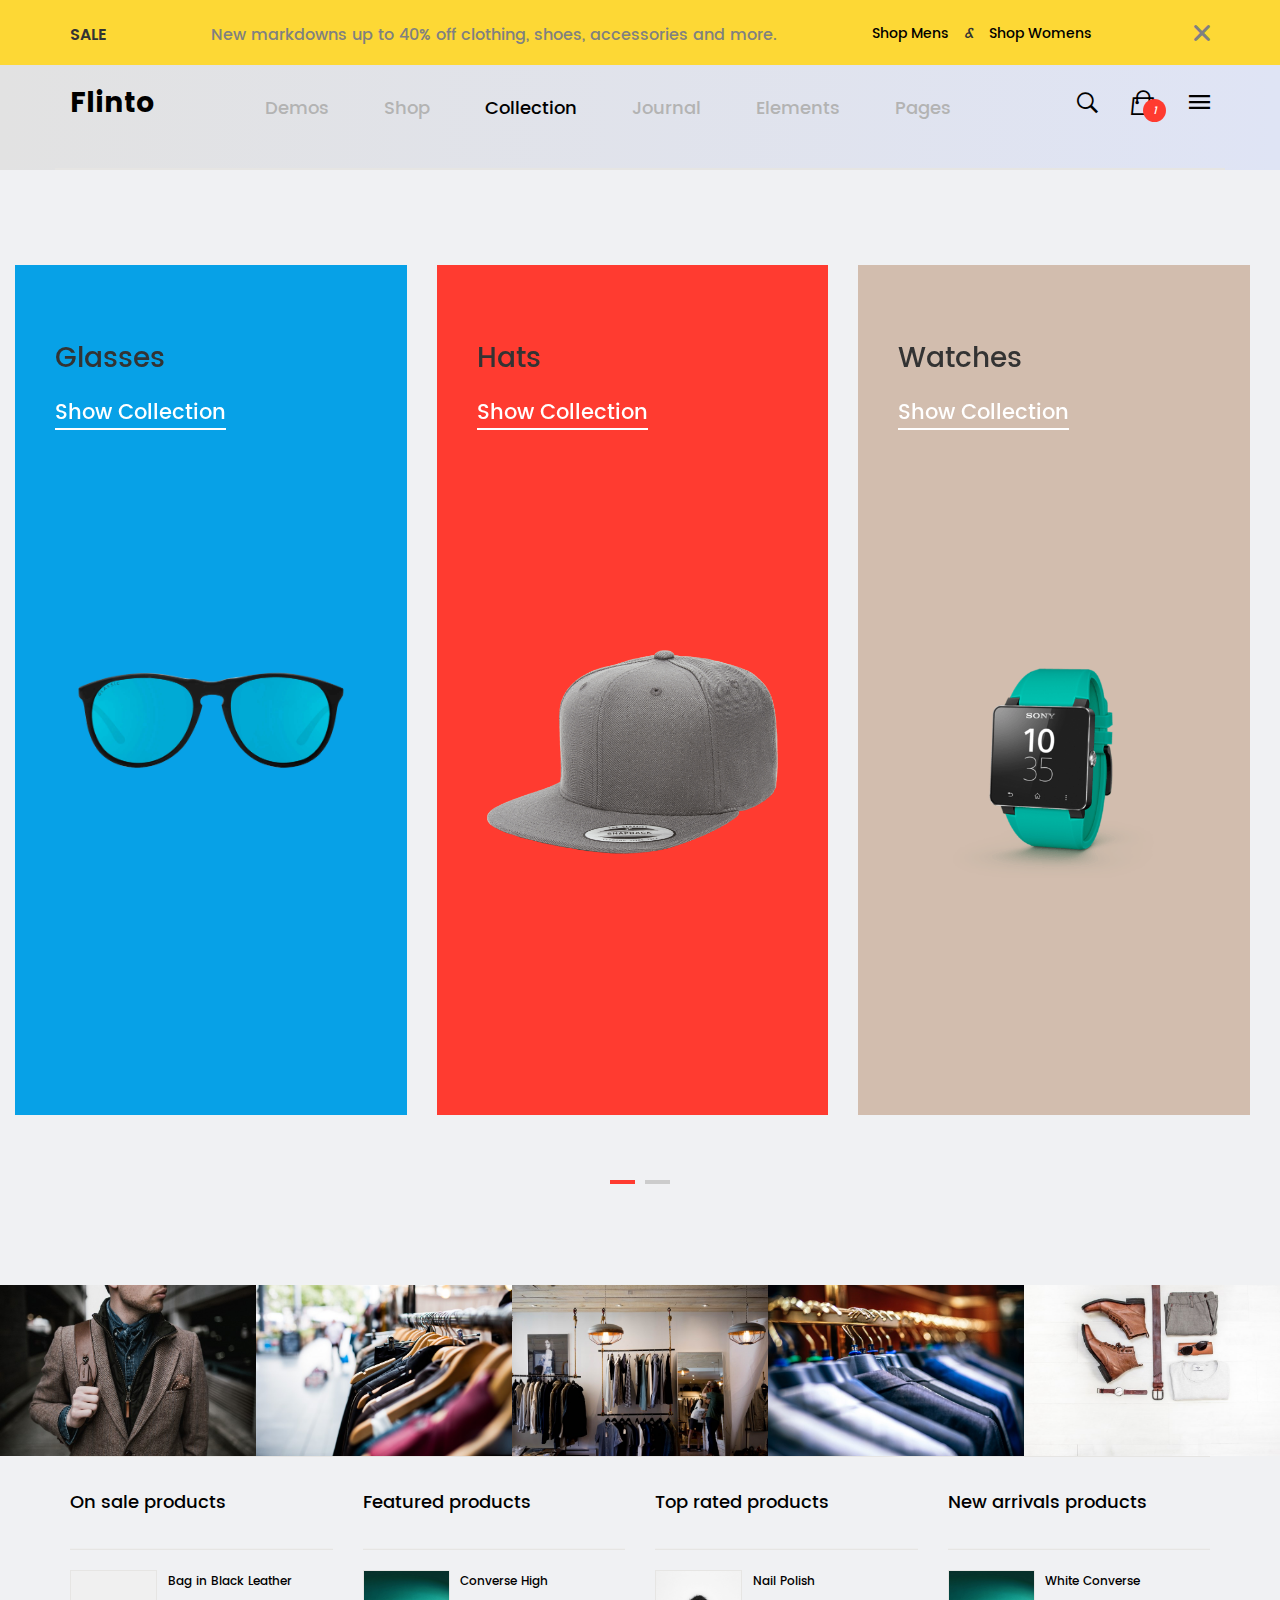
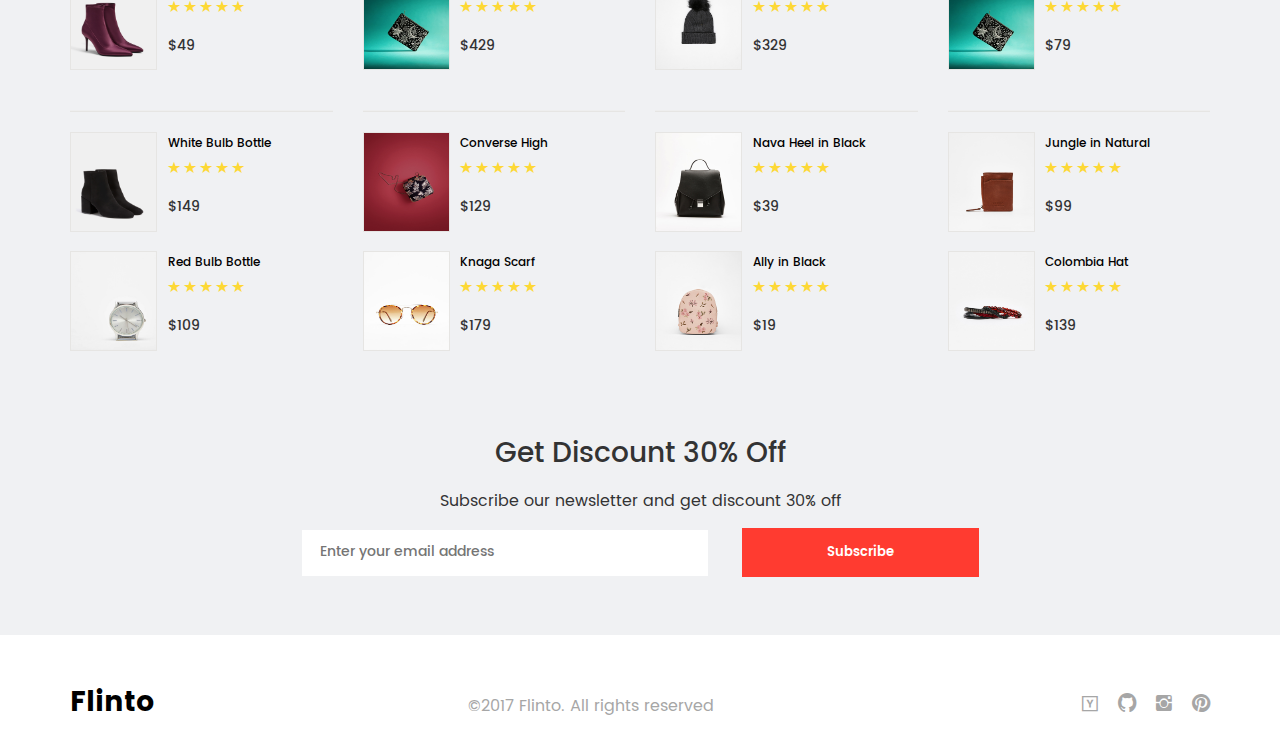
<file: collection.html>
<!DOCTYPE html>
<!--[if lt IE 7]><html lang="en" class="lt-ie9 lt-ie8 lt-ie7"><![endif]-->
<!--[if IE 7]><html lang="en" class="lt-ie9 lt-ie8"><![endif]-->
<!--[if IE 8]><html lang="en" class="lt-ie9"><![endif]-->
<!--[if gt IE 8]><!-->
<html lang="en">
	<head>
		<meta charset="utf-8">
		<title>Collection</title>
		<meta name="description" content="Online shop for woman and man"/>
		<meta name="keywords" content="shop, online shop">
		<meta name="author" content="webskyus">
		<meta http-equiv="X-UA-Compatible" content="IE=edge">
		<meta name="viewport" content="width=device-width, initial-scale=1, maximum-scale=1">
		<meta property="og:image" content="path/to/image.jpg">
		<link rel="shortcut icon" href="img/favicon/favicon1.ico" type="image/x-icon">
		<link rel="apple-touch-icon" href="img/favicon/apple-touch-icon1.png">
		<link rel="apple-touch-icon" sizes="72x72" href="img/favicon/apple-touch-icon-72x721.png">
		<link rel="apple-touch-icon" sizes="114x114" href="img/favicon/apple-touch-icon-114x1141.png">
		<!-- Chrome, Firefox OS and Opera -->
		<meta name="theme-color" content="#e01212">
		<!-- Windows Phone -->
		<meta name="msapplication-navbutton-color" content="#15b4d0">
		<!-- iOS Safari -->
		<meta name="apple-mobile-web-app-status-bar-style" content="#d00bc8">
	</head>
	<body id="body">
		<header class="main-header shop-header sidebar-header cart-header journal-header error-header">
			<div class="sidebar-header__sale">
				<div class="container">
					<div class="row">
						<div class="sidebar-header__sale-title">
							<div class="col-xs-1 col-sm-1">
								<p>Sale</p>
							</div>
							<div class="col-xs-5 col-sm-7">
								<h4>New markdowns up to 40% off clothing, shoes, accessories and more.</h4>
							</div>
							<div class="col-xs-4 col-sm-3">
								<div class="sidebar-header__nav">
									<a href="#">Shop Mens</a>
									<i>&amp;</i>
									<a href="#">Shop Womens</a>
								</div>
							</div>
							<div class="col-xs-1 col-sm-1">
								<i class="sidebar-header__close-btn ion-close-round pull-right"></i>
							</div>
						</div>
					</div>
				</div>
			</div>
			<div class="container">
				<div class="row cart-header__nav cart-header__nav--border">
					<div class="col-xs-1 col-xs-push-5  col-sm-1 col-sm-push-5 col-md-2 col-md-push-5 col-lg-2 col-lg-push-0">
						<h1 class="main-header__logo">
							<a href="/">Flinto</a>
						</h1>
					</div>
					<div class="col-xs-5 col-sm-8 col-md-7 col-md-pull-2 col-lg-8 col-lg-pull-0">
						<nav class="main-header__nav">
							<div class="main-header__hamburger">
								<span class="main-header__line1"></span>
								<span class="main-header__line2"></span>
								<span class="main-header__line3"></span>
							</div>
							<ul class="journal-header__item main-header__item">
								<li><a href="./index.html">Demos</a></li>
								<li><a href="./shop-main.html">Shop</a></li>
								<li class="mail-header__list main-header__list--active"><a href="./collection.html">Collection</a></li>
								<li><a href="./journal.html">Journal</a></li>
								<li><a href="./404page.html">Elements</a></li>
								<li><a href="./comming-soon.html">Pages</a></li>
							</ul>
						</nav>
					</div>
					<div class="col-xs-4 col-xs-push-1 col-sm-2 col-sm-push-0 col-md-3 col-lg-2">
						<div class="main-header__icon-wrap">
							<a href="#" class="main-header__icon main-header__icon--search">
								<i class="ion-ios-search-strong"></i>
							</a>
							<a href="#" class="hidden-xs hidden-sm main-header__icon main-header__icon--favorite hidden">
								<i class="ion-android-favorite-outline"></i>
							</a>
							<a href="#" class="main-header__icon main-header__icon--basket">
								<i class="ion-bag"></i>
								<span>
									<i class="main-header__round">1</i>
								</span>
							</a>
							<a href="#" class="hidden-xs hidden-sm main-header__icon main-header__icon--hamburger">
								<i class="ion-android-menu"></i>
							</a>
						</div>
					</div>
				</div>
				<div class="row">
					<div class="main-header__basket-menu hidden-xs hidden-sm">
						<i class="main-header__close-menu ion-android-close"></i>
						<div class="main-header__menu-content">
							<div class="main-header__products-box main-header__products-box--1">
								<div class="main-header__products main-header__products--minipic">
									<img src="./img/demos/mini-cat/1.jpg" alt="Sweeatshirt">
								</div>
								<div class="main-header__products main-header__products--content">
									<h3>Sweeatshirt with hood</h3>
									<p>qty:
										<b>
											1</b>
									</p>
									<span>&#36;39.90</span>
								</div>
								<div class="main-header__products main-header__products--close">
									<i class="main-header__close-item main-header__close-btn--1 ion-android-close"></i>
								</div>
							</div>
							<div class="main-header__products-box main-header__products-box--2">
								<div class="main-header__products main-header__products--minipic">
									<img src="./img/demos/mini-cat/8.jpg" alt="Sweeatshirt">
								</div>
								<div class="main-header__products main-header__products--content">
									<h3>Sweeatshirt with hood</h3>
									<p>qty:
										<b>
											1</b>
									</p>
									<span>&#36;39.90</span>
								</div>
								<div class="main-header__products main-header__products--close">
									<i class="main-header__close-item main-header__close-btn--2 ion-android-close"></i>
								</div>
							</div>
							<div class="main-header__products-box main-header__products-box--3">
								<div class="main-header__products main-header__products--minipic">
									<img src="./img/demos/mini-cat/3.jpg" alt="Sweeatshirt">
								</div>
								<div class="main-header__products main-header__products--content">
									<h3>Sweeatshirt with hood</h3>
									<p>qty:
										<b>
											1</b>
									</p>
									<span>&#36;39.90</span>
								</div>
								<div class="main-header__products main-header__products--close">
									<i class="main-header__close-item main-header__close-btn--3 ion-android-close"></i>
								</div>
							</div>
							<div class="main-header__products-box main-header__products-box--4">
								<div class="main-header__products main-header__products--minipic">
									<img src="./img/demos/mini-cat/4.jpg" alt="Sweeatshirt">
								</div>
								<div class="main-header__products main-header__products--content">
									<h3>Sweeatshirt with hood</h3>
									<p>qty:
										<b>
											1</b>
									</p>
									<span>&#36;39.90</span>
								</div>
								<div class="main-header__products main-header__products--close">
									<i class="main-header__close-item main-header__close-btn--4 ion-android-close"></i>
								</div>
							</div>
							<div class="main-header__products-box main-header__products-box--5">
								<div class="main-header__products main-header__products--minipic">
									<img src="./img/demos/mini-cat/9.jpg" alt="Sweeatshirt">
								</div>
								<div class="main-header__products main-header__products--content">
									<h3>Sweeatshirt with hood</h3>
									<p>qty:
										<b>
											1</b>
									</p>
									<span>&#36;39.90</span>
								</div>
								<div class="main-header__products main-header__products--close">
									<i class="main-header__close-item main-header__close-btn--5 ion-android-close"></i>
								</div>
							</div>
						</div>
						<div class="main-header__basket-form">
							<h3>Subtotal
								<span class="main-header__total-price">&#36;200</span></h3>
							<form action="#">
								<a href="#">view cart</a>
								<a href="#">checkout</a>
							</form>
						</div>
					</div>
				</div>
				<div class="error-header__search-box shop-header__search-box">
					<h2>Search</h2>
					<div class="shop-header__search-inner">
						<form action="#">
							<input type="text">
							<button class="shop-header__search-btn pull-right">
								<i class="ion-ios-search-strong"></i>
							</button>
						</form>
					</div>
				</div>
			</div>

		</header>
		<main>
      <section class="collection">
        <div class="collection__slider">
          <div>
            <div class="col-sm-4">
              <div class="collection__slider-box collection__slider-box--bg">
                <div class="collection__slider-title">
                  <h4>Glasses</h4>
                  <a>Show Collection</a>
                </div>
                <img src="./img/collection-slider/cs-2.png" alt="Collection shop">
              </div>
            </div>
            <div class="col-sm-4">
              <div class="collection__slider-box collection__slider-box--bg2">
                <div class="collection__slider-title">
                  <h4>Hats</h4>
                  <a>Show Collection</a>
                </div>
                <img src="./img/collection-slider/cs-1.png" alt="Collection shop">
              </div>
            </div>
            <div class="col-sm-4">
              <div class="collection__slider-box collection__slider-box--bg3">
                <div class="collection__slider-title">
                  <h4>Watches</h4>
                  <a>Show Collection</a>
                </div>
                <img src="./img/collection-slider/cs-3.png" alt="Collection shop">
              </div>
            </div>
          </div>
          <div>
            <div class="col-sm-4">
              <div class="collection__slider-box collection__slider-box--bg4">
                <div class="collection__slider-title">
                  <h4>Shoes</h4>
                  <a>Show Collection</a>
                </div>
                <img src="./img/collection-slider/cs-4.png" alt="Collection shop">
              </div>
            </div>
            <div class="col-sm-4">
              <div class="collection__slider-box collection__slider-box--bg5">
                <div class="collection__slider-title">
                  <h4>Clothing</h4>
                  <a>Show Collection</a>
                </div>
                <img src="./img/collection-slider/cs-5.png" alt="Collection shop">
              </div>
            </div>
            <div class="col-sm-4">
              <div class="collection__slider-box collection__slider-box--bg6">
                <div class="collection__slider-title">
                  <h4>Inspiration</h4>
                  <a>Show Collection</a>
                </div>
                <img src="./img/collection-slider/cs-6.png" alt="Collection shop">
              </div>
            </div>
          </div>
        </div>
      </section>
			<section class="item-insta">
				<div class="item-insta__box-wrap">
					<div class="item-insta__box">
						<img src="./img/journal/footer/1.jpg" alt="Flinto social wall">
						<div class="item-insta__box-inner">
							<a href="#">
								<i class="ion-social-instagram"></i>
							</a>
						</div>
					</div>
					<div class="item-insta__box">
						<img src="./img/journal/footer/2.jpg" alt="Flinto social wall">
						<div class="item-insta__box-inner">
							<a href="#">
								<i class="ion-social-instagram"></i>
							</a>
						</div>
					</div>
					<div class="item-insta__box">
						<img src="./img/journal/footer/3.jpg" alt="Flinto social wall">
						<div class="item-insta__box-inner">
							<a href="#">
								<i class="ion-social-instagram"></i>
							</a>
						</div>
					</div>
					<div class="item-insta__box">
						<img src="./img/journal/footer/4.jpg" alt="Flinto social wall">
						<div class="item-insta__box-inner">
							<a href="#">
								<i class="ion-social-instagram"></i>
							</a>
						</div>
					</div>
					<div class="item-insta__box">
						<img src="./img/journal/footer/5.jpg" alt="Flinto social wall">
						<div class="item-insta__box-inner">
							<a href="#">
								<i class="ion-social-instagram"></i>
							</a>
						</div>
					</div>
				</div>
			</section>
			<section class="products-list">
				<div class="container">
					<div class="row">
						<div class="col-lg-12">
							<div class="products-list__box">
								<div class="row">
									<div class="col-sm-6 col-lg-3">
										<h4>On sale products</h4>
										<hr>
										<div class="row">
											<div class="col-xs-4 col-sm-3 col-lg-4">
												<img src="./img/demos/mini-cat/1.jpg" alt="custom pic">
											</div>
											<div class="col-xs-8 col-sm-9 col-lg-8">
												<div class="products-list__box-content">
													<h5><a href="./shop-sidebar.html">Bag in Black Leather</a></h5>
													<span class="products-list__box-rating">
														<i class="ion-ios-star"></i>
														<i class="ion-ios-star"></i>
														<i class="ion-ios-star"></i>
														<i class="ion-ios-star"></i>
														<i class="ion-ios-star"></i>
													</span>
													<p>&#36;49</p>
												</div>
											</div>
										</div>
										<hr>
										<div class="row">
											<div class="col-xs-4 col-sm-3 col-lg-4">
												<img src="./img/demos/mini-cat/2.jpg" alt="custom pic">
											</div>
											<div class="col-xs-8 col-sm-9 col-lg-8">
												<div class="products-list__box-content">
													<h5><a href="./shop-sidebar.html">White Bulb Bottle</a></h5>
													<span class="products-list__box-rating">
														<i class="ion-ios-star"></i>
														<i class="ion-ios-star"></i>
														<i class="ion-ios-star"></i>
														<i class="ion-ios-star"></i>
														<i class="ion-ios-star"></i>
													</span>
													<p>&#36;149</p>
												</div>
											</div>
										</div>
										<div class="row">
											<div class="col-xs-4 col-sm-3 col-lg-4">
												<img src="./img/demos/mini-cat/3.jpg" alt="custom pic">
											</div>
											<div class="col-xs-8 col-sm-9 col-lg-8">
												<div class="products-list__box-content">
													<h5><a href="./shop-sidebar.html">Red Bulb Bottle</a></h5>
													<span class="products-list__box-rating">
														<i class="ion-ios-star"></i>
														<i class="ion-ios-star"></i>
														<i class="ion-ios-star"></i>
														<i class="ion-ios-star"></i>
														<i class="ion-ios-star"></i>
													</span>
													<p>&#36;109</p>
												</div>
											</div>
										</div>
									</div>
									<div class="col-sm-6 col-lg-3">
										<h4>Featured products </h4>
										<hr>
										<div class="row">
											<div class="col-xs-4 col-sm-3 col-lg-4">
												<img src="./img/demos/mini-cat/4.jpg" alt="custom pic">
											</div>
											<div class="col-xs-8 col-sm-9 col-lg-8">
												<div class="products-list__box-content">
													<h5><a href="./shop-sidebar.html">Converse High </a></h5>
													<span class="products-list__box-rating">
														<i class="ion-ios-star"></i>
														<i class="ion-ios-star"></i>
														<i class="ion-ios-star"></i>
														<i class="ion-ios-star"></i>
														<i class="ion-ios-star"></i>
													</span>
													<p>&#36;429</p>
												</div>
											</div>
										</div>
										<hr>
										<div class="row">
											<div class="col-xs-4 col-sm-3 col-lg-4">
												<img src="./img/demos/mini-cat/6.jpg" alt="custom pic">
											</div>
											<div class="col-xs-8 col-sm-9 col-lg-8">
												<div class="products-list__box-content">
													<h5><a href="./shop-sidebar.html">Converse High</a></h5>
													<span class="products-list__box-rating">
														<i class="ion-ios-star"></i>
														<i class="ion-ios-star"></i>
														<i class="ion-ios-star"></i>
														<i class="ion-ios-star"></i>
														<i class="ion-ios-star"></i>
													</span>
													<p>&#36;129</p>
												</div>
											</div>
										</div>
										<div class="row">
											<div class="col-xs-4 col-sm-3 col-lg-4">
												<img src="./img/demos/mini-cat/7.jpg" alt="custom pic">
											</div>
											<div class="col-xs-8 col-sm-9 col-lg-8">
												<div class="products-list__box-content">
													<h5><a href="./shop-sidebar.html">Knaga Scarf</a> </h5>
													<span class="products-list__box-rating">
														<i class="ion-ios-star"></i>
														<i class="ion-ios-star"></i>
														<i class="ion-ios-star"></i>
														<i class="ion-ios-star"></i>
														<i class="ion-ios-star"></i>
													</span>
													<p>&#36;179</p>
												</div>
											</div>
										</div>
									</div>
									<div class="col-sm-6 col-lg-3">
										<h4>Top rated products</h4>
										<hr>
										<div class="row">
											<div class="col-xs-4 col-sm-3 col-lg-4">
												<img src="./img/demos/mini-cat/8.jpg" alt="custom pic">
											</div>
											<div class="col-xs-8 col-sm-9 col-lg-8">
												<div class="products-list__box-content">
													<h5><a href="./shop-sidebar.html">Nail Polish</a> </h5>
													<span class="products-list__box-rating">
														<i class="ion-ios-star"></i>
														<i class="ion-ios-star"></i>
														<i class="ion-ios-star"></i>
														<i class="ion-ios-star"></i>
														<i class="ion-ios-star"></i>
													</span>
													<p>&#36;329</p>
												</div>
											</div>
										</div>
										<hr>
										<div class="row">
											<div class="col-xs-4 col-sm-3 col-lg-4 col-lg-4">
												<img src="./img/demos/mini-cat/9.jpg" alt="custom pic">
											</div>
											<div class="col-xs-8 col-sm-9 col-lg-8 col-lg-8">
												<div class="products-list__box-content">
													<h5><a href="./shop-sidebar.html">Nava Heel in Black</a></h5>
													<span class="products-list__box-rating">
														<i class="ion-ios-star"></i>
														<i class="ion-ios-star"></i>
														<i class="ion-ios-star"></i>
														<i class="ion-ios-star"></i>
														<i class="ion-ios-star"></i>
													</span>
													<p>&#36;39</p>
												</div>
											</div>
										</div>
										<div class="row">
											<div class="col-xs-4 col-sm-3 col-lg-4">
												<img src="./img/demos/mini-cat/10.jpg" alt="custom pic">
											</div>
											<div class="col-xs-8 col-sm-9 col-lg-8">
												<div class="products-list__box-content">
													<h5><a href="./shop-sidebar.html">Ally in Black</a> </h5>
													<span class="products-list__box-rating">
														<i class="ion-ios-star"></i>
														<i class="ion-ios-star"></i>
														<i class="ion-ios-star"></i>
														<i class="ion-ios-star"></i>
														<i class="ion-ios-star"></i>
													</span>
													<p>&#36;19</p>
												</div>
											</div>
										</div>
									</div>
									<div class="col-sm-6 col-lg-3">
										<h4>New arrivals products</h4>
										<hr>
										<div class="row">
											<div class="col-xs-4 col-sm-3 col-lg-4">
												<img src="./img/demos/mini-cat/4.jpg" alt="custom pic">
											</div>
											<div class="col-xs-8 col-sm-9 col-lg-8">
												<div class="products-list__box-content">
													<h5><a href="./shop-sidebar.html">White Converse</a></h5>
													<span class="products-list__box-rating">
														<i class="ion-ios-star"></i>
														<i class="ion-ios-star"></i>
														<i class="ion-ios-star"></i>
														<i class="ion-ios-star"></i>
														<i class="ion-ios-star"></i>
													</span>
													<p>&#36;79</p>
												</div>
											</div>
										</div>
										<hr>
										<div class="row">
											<div class="col-xs-4 col-sm-3 col-lg-4">
												<img src="./img/demos/mini-cat/11.jpg" alt="custom pic">
											</div>
											<div class="col-xs-8 col-sm-9 col-lg-8">
												<div class="products-list__box-content">
													<h5><a href="./shop-sidebar.html">Jungle in Natural</a></h5>
													<span class="products-list__box-rating">
														<i class="ion-ios-star"></i>
														<i class="ion-ios-star"></i>
														<i class="ion-ios-star"></i>
														<i class="ion-ios-star"></i>
														<i class="ion-ios-star"></i>
													</span>
													<p>&#36;99</p>
												</div>
											</div>
										</div>
										<div class="row">
											<div class="col-xs-4 col-sm-3 col-lg-4">
												<img src="./img/demos/mini-cat/12.jpg" alt="custom pic">
											</div>
											<div class="col-xs-8 col-sm-9 col-lg-8">
												<div class="products-list__box-content">
													<h5><a href="./shop-sidebar.html">Colombia Hat</a></h5>
													<span class="products-list__box-rating">
														<i class="ion-ios-star"></i>
														<i class="ion-ios-star"></i>
														<i class="ion-ios-star"></i>
														<i class="ion-ios-star"></i>
														<i class="ion-ios-star"></i>
													</span>
													<p>&#36;139</p>
												</div>
											</div>
										</div>
									</div>
								</div>
							</div>
						</div>
					</div>
				</div>
			</section>
			<section class="discount">
				<div class="container">
					<div class="row">
						<div class="col-lg-12">
							<div class="discount__title">
								<h2>Get Discount 30% Off</h2>
								<p>Subscribe our newsletter and get discount 30% off</p>
							</div>
						</div>
					</div>
					<div class="row">
						<div class="col-lg-12">
							<form action="#" class="discount__subscribe">
								<input type="text" required="required" placeholder="Enter your email address">
								<button class="discount__subscribe-btn">Subscribe</button>
							</form>
						</div>
					</div>
				</div>
			</section>
		</main>
		<footer class="footer">
			<div class="container">
				<div class="row">
					<div class="col-sm-2 col-md-2 col-lg-2">
						<h1 class="footer__logo">
							<a href="/">Flinto</a>
						</h1>
					</div>
					<div class="col-sm-7 col-md-7 col-lg-7">
						<div class="footer__right">
							<p>&copy;2017 Flinto. All rights reserved</p>
						</div>
					</div>
					<div class="col-sm-3 col-md-3 col-lg-3">
						<div class="footer__share">
							<a href="#">
								<i class="ion-social-pinterest"></i>
							</a>
							<a href="#">
								<i class="ion-social-instagram"></i>
							</a>
							<a href="#">
								<i class="ion-social-github"></i>
							</a>
							<a href="#">
								<i class="ion-social-hackernews-outline"></i>
							</a>
						</div>
					</div>
				</div>
			</div>
		</footer>

		<!-- for IE -->
		<!--[if lt IE 9]> <script src="libs/html5shiv/es5-shim.min.js"></script> <script src="libs/html5shiv/html5shiv.min.js"></script> <script src="libs/html5shiv/html5shiv-printshiv.min.js"></script> <script src="libs/respond/respond.min.js"></script>
		<![endif]-->
		<!-- Link Files -->
		<!-- Popup and other hidden elements -->
		<div class="hidden">
			<form>
				<!-- Hidden Required Fields -->
				<input name="project_name" value="Site Name">
				<input name="admin_email" value="admin@mail.com">
				<input name="form_subject" value="Form Subject">
				<!-- END Hidden Required Fields -->
				<input type="text" name="Name" placeholder="You name..." required="required"><br>
				<input type="text" name="E-mail" placeholder="You E-mail..." required="required"><br>
				<input type="text" name="Phone" placeholder="You phone..."><br>
				<button>Send</button>
			</form>
		</div>
		<!-- /popup -->
		<!-- Style -->
		<link rel="stylesheet" href="css/normalize.css">
		<link rel="stylesheet" href="css/main.css">
		<link rel="stylesheet" href="libs/slick/slick.css"/>
		<link rel="stylesheet" href="libs/slick/slick-theme.css"/>
		<link rel="stylesheet" href="libs/bootstrap/bootstrap-grid.css">
		<link rel="stylesheet" href="libs/magnific-popup/magnific-popup.css">
		<link rel="stylesheet" href="libs/accordion/jquery.navgoco.css">
		<link rel="stylesheet" href="libs/ionicons-2.0.1/ionicons.min.css">
		<!-- Script -->
		<script src="libs/jquery/dist/jquery.min.js"></script>
		<script src="libs/magnific-popup/jquery.magnific-popup.min.js"></script>
		<script src="libs/slick/slick.min.js"></script>
		<script src="libs/Tabslet-master/jquery.tabslet.min.js"></script>
		<script src="js/main.js"></script>
		<!-- Метрика для сайта -->
		<!-- Yandex.Metrika counter -->
		<!-- Yandex.Metrika counter -->

		<!-- Google Analytics counter -->
		<!-- /Google Analytics counter -->

		<!-- Callback и другие плагины для обратной связи -->
	</body>
</html>
</file>
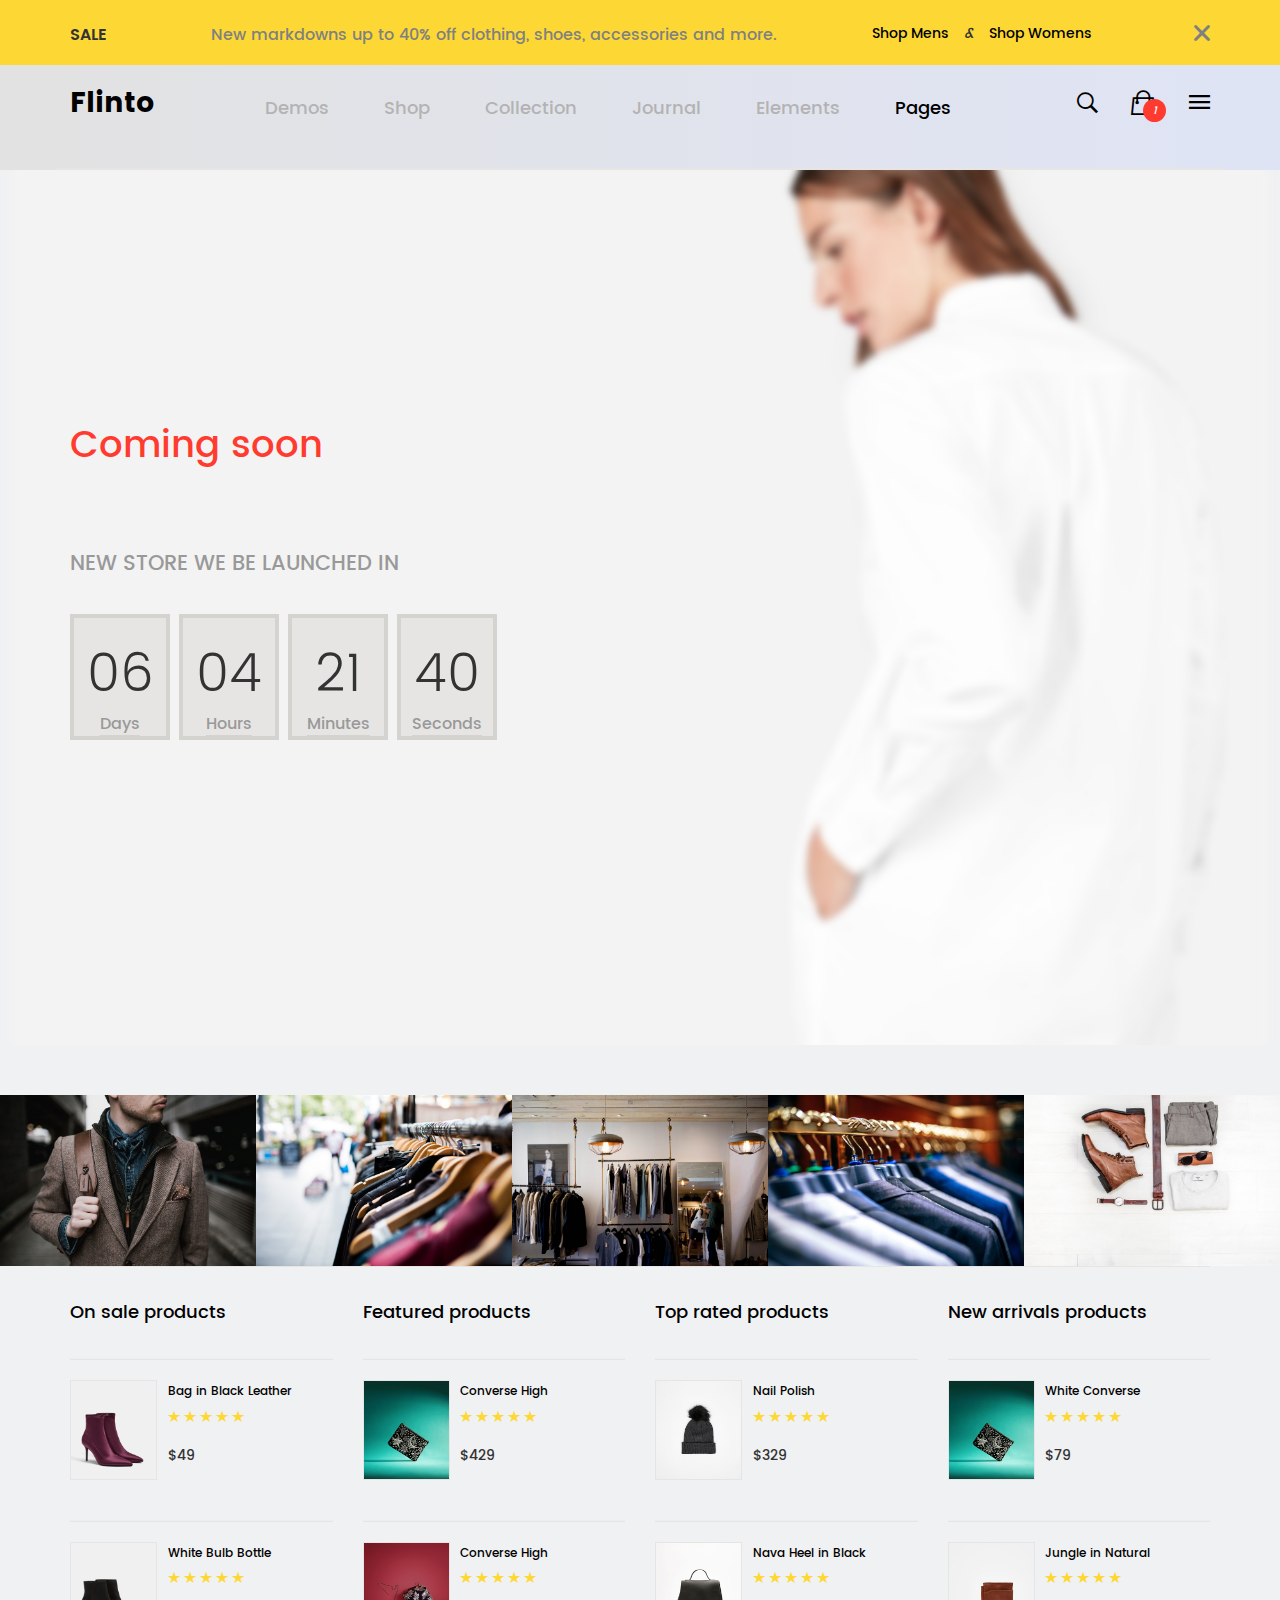
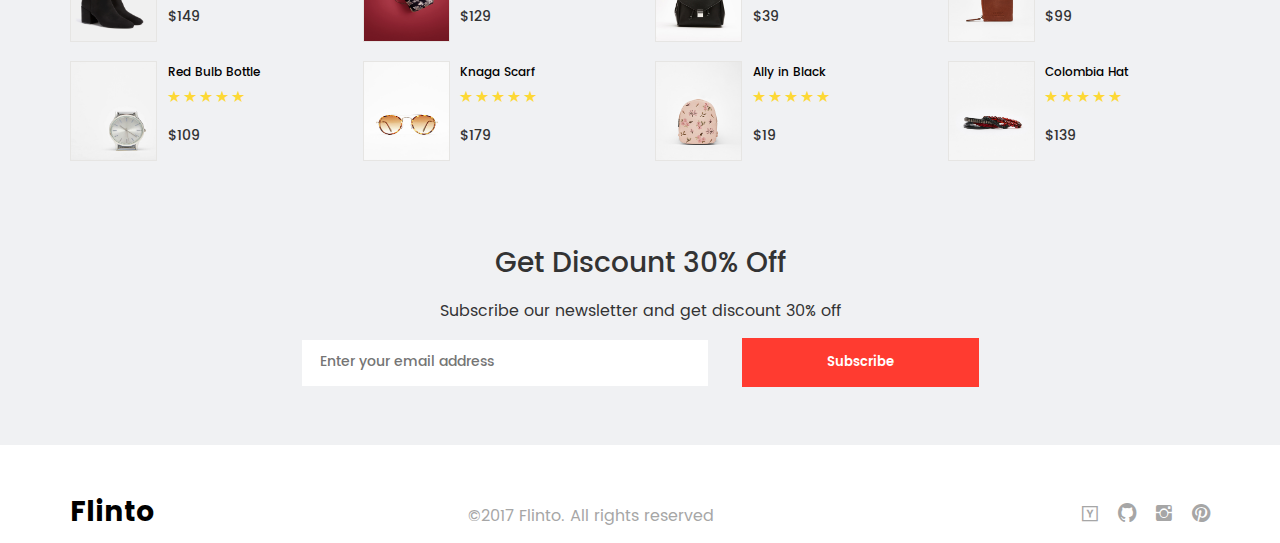
<file: comming-soon.html>
<!DOCTYPE html>
<!--[if lt IE 7]><html lang="en" class="lt-ie9 lt-ie8 lt-ie7"><![endif]-->
<!--[if IE 7]><html lang="en" class="lt-ie9 lt-ie8"><![endif]-->
<!--[if IE 8]><html lang="en" class="lt-ie9"><![endif]-->
<!--[if gt IE 8]><!-->
<html lang="en">
	<head>
		<meta charset="utf-8">
		<title>Coming soon</title>
		<meta name="description" content="Online shop for woman and man"/>
		<meta name="keywords" content="shop, online shop">
		<meta name="author" content="webskyus">
		<meta http-equiv="X-UA-Compatible" content="IE=edge">
		<meta name="viewport" content="width=device-width, initial-scale=1, maximum-scale=1">
		<meta property="og:image" content="path/to/image.jpg">
		<link rel="shortcut icon" href="img/favicon/favicon1.ico" type="image/x-icon">
		<link rel="apple-touch-icon" href="img/favicon/apple-touch-icon1.png">
		<link rel="apple-touch-icon" sizes="72x72" href="img/favicon/apple-touch-icon-72x721.png">
		<link rel="apple-touch-icon" sizes="114x114" href="img/favicon/apple-touch-icon-114x1141.png">
		<!-- Chrome, Firefox OS and Opera -->
		<meta name="theme-color" content="#e01212">
		<!-- Windows Phone -->
		<meta name="msapplication-navbutton-color" content="#15b4d0">
		<!-- iOS Safari -->
		<meta name="apple-mobile-web-app-status-bar-style" content="#d00bc8">
	</head>
	<body id="body">
		<header class="main-header shop-header sidebar-header cart-header journal-header error-header">
			<div class="sidebar-header__sale">
				<div class="container">
					<div class="row">
						<div class="sidebar-header__sale-title">
							<div class="col-xs-1 col-sm-1">
								<p>Sale</p>
							</div>
							<div class="col-xs-5 col-sm-7">
								<h4>New markdowns up to 40% off clothing, shoes, accessories and more.</h4>
							</div>
							<div class="col-xs-4 col-sm-3">
								<div class="sidebar-header__nav">
									<a href="#">Shop Mens</a>
									<i>&amp;</i>
									<a href="#">Shop Womens</a>
								</div>
							</div>
							<div class="col-xs-1 col-sm-1">
								<i class="sidebar-header__close-btn ion-close-round pull-right"></i>
							</div>
						</div>
					</div>
				</div>
			</div>
			<div class="container">
				<div class="row cart-header__nav cart-header__nav--border">
					<div class="col-xs-1 col-xs-push-5  col-sm-1 col-sm-push-5 col-md-2 col-md-push-5 col-lg-2 col-lg-push-0">
						<h1 class="main-header__logo">
							<a href="/">Flinto</a>
						</h1>
					</div>
					<div class="col-xs-5 col-sm-8 col-md-7 col-md-pull-2 col-lg-8 col-lg-pull-0">
						<nav class="main-header__nav">
							<div class="main-header__hamburger">
								<span class="main-header__line1"></span>
								<span class="main-header__line2"></span>
								<span class="main-header__line3"></span>
							</div>
							<ul class="journal-header__item main-header__item">
								<li><a href="./index.html">Demos</a></li>
								<li><a href="./shop-main.html">Shop</a></li>
								<li><a href="./collection.html">Collection</a></li>
								<li ><a href="./journal.html">Journal</a></li>
								<li><a href="./404page.html">Elements</a></li>
								<li class="mail-header__list main-header__list--active"><a href="./comming-soon.html">Pages</a></li>
							</ul>
						</nav>
					</div>
					<div class="col-xs-4 col-xs-push-1 col-sm-2 col-sm-push-0 col-md-3 col-lg-2">
						<div class="main-header__icon-wrap">
							<a href="#" class="main-header__icon main-header__icon--search">
								<i class="ion-ios-search-strong"></i>
							</a>
							<a href="#" class="hidden-xs hidden-sm main-header__icon main-header__icon--favorite hidden">
								<i class="ion-android-favorite-outline"></i>
							</a>
							<a href="#" class="main-header__icon main-header__icon--basket">
								<i class="ion-bag"></i>
								<span>
									<i class="main-header__round">1</i>
								</span>
							</a>
							<a href="#" class="hidden-xs hidden-sm main-header__icon main-header__icon--hamburger">
								<i class="ion-android-menu"></i>
							</a>
						</div>
					</div>
				</div>
				<div class="row">
					<div class="main-header__basket-menu hidden-xs hidden-sm">
						<i class="main-header__close-menu ion-android-close"></i>
						<div class="main-header__menu-content">
							<div class="main-header__products-box main-header__products-box--1">
								<div class="main-header__products main-header__products--minipic">
									<img src="./img/demos/mini-cat/1.jpg" alt="Sweeatshirt">
								</div>
								<div class="main-header__products main-header__products--content">
									<h3>Sweeatshirt with hood</h3>
									<p>qty:
										<b>
											1</b>
									</p>
									<span>&#36;39.90</span>
								</div>
								<div class="main-header__products main-header__products--close">
									<i class="main-header__close-item main-header__close-btn--1 ion-android-close"></i>
								</div>
							</div>
							<div class="main-header__products-box main-header__products-box--2">
								<div class="main-header__products main-header__products--minipic">
									<img src="./img/demos/mini-cat/8.jpg" alt="Sweeatshirt">
								</div>
								<div class="main-header__products main-header__products--content">
									<h3>Sweeatshirt with hood</h3>
									<p>qty:
										<b>
											1</b>
									</p>
									<span>&#36;39.90</span>
								</div>
								<div class="main-header__products main-header__products--close">
									<i class="main-header__close-item main-header__close-btn--2 ion-android-close"></i>
								</div>
							</div>
							<div class="main-header__products-box main-header__products-box--3">
								<div class="main-header__products main-header__products--minipic">
									<img src="./img/demos/mini-cat/3.jpg" alt="Sweeatshirt">
								</div>
								<div class="main-header__products main-header__products--content">
									<h3>Sweeatshirt with hood</h3>
									<p>qty:
										<b>
											1</b>
									</p>
									<span>&#36;39.90</span>
								</div>
								<div class="main-header__products main-header__products--close">
									<i class="main-header__close-item main-header__close-btn--3 ion-android-close"></i>
								</div>
							</div>
							<div class="main-header__products-box main-header__products-box--4">
								<div class="main-header__products main-header__products--minipic">
									<img src="./img/demos/mini-cat/4.jpg" alt="Sweeatshirt">
								</div>
								<div class="main-header__products main-header__products--content">
									<h3>Sweeatshirt with hood</h3>
									<p>qty:
										<b>
											1</b>
									</p>
									<span>&#36;39.90</span>
								</div>
								<div class="main-header__products main-header__products--close">
									<i class="main-header__close-item main-header__close-btn--4 ion-android-close"></i>
								</div>
							</div>
							<div class="main-header__products-box main-header__products-box--5">
								<div class="main-header__products main-header__products--minipic">
									<img src="./img/demos/mini-cat/9.jpg" alt="Sweeatshirt">
								</div>
								<div class="main-header__products main-header__products--content">
									<h3>Sweeatshirt with hood</h3>
									<p>qty:
										<b>
											1</b>
									</p>
									<span>&#36;39.90</span>
								</div>
								<div class="main-header__products main-header__products--close">
									<i class="main-header__close-item main-header__close-btn--5 ion-android-close"></i>
								</div>
							</div>
						</div>
						<div class="main-header__basket-form">
							<h3>Subtotal
								<span class="main-header__total-price">&#36;200</span></h3>
							<form action="#">
								<a href="#">view cart</a>
								<a href="#">checkout</a>
							</form>
						</div>
					</div>
				</div>
				<div class="error-header__search-box shop-header__search-box">
					<h2>Search</h2>
					<div class="shop-header__search-inner">
						<form action="#">
							<input type="text">
							<button class="shop-header__search-btn pull-right">
								<i class="ion-ios-search-strong"></i>
							</button>
						</form>
					</div>
				</div>
			</div>
		</header>
		<main>
			<section class="coming-soon">
				<div class="container">
					<div class="row">
						<div class="col-lg-12">
							<div class="coming-soon__timer">
								<h2>Coming soon</h2>
								<p>New store we be launched in</p>
								<div class="coming-soon__countdown countdown" data-date="2018-02-01">
									<div class="countdown-container days">
										<span class="countdown-value days-bottom">06</span>
										<span class="countdown-heading days-top">Days</span>
									</div>
									<div class="countdown-container hours">
										<span class="countdown-value hours-bottom">04</span>
										<span class="countdown-heading hours-top">Hours</span>
									</div>
									<div class="countdown-container minutes">
										<span class="countdown-value minutes-bottom">21</span>
										<span class="countdown-heading minutes-top">Minutes</span>
									</div>
									<div class="countdown-container seconds">
										<span class="countdown-value seconds-bottom">40</span>
										<span class="countdown-heading seconds-top">Seconds</span>
									</div>
								</div>
							</div>
						</div>
					</div>
				</div>
			</section>
			<section class="item-insta">
				<div class="item-insta__box-wrap">
					<div class="item-insta__box">
						<img src="./img/journal/footer/1.jpg" alt="Flinto social wall">
						<div class="item-insta__box-inner">
							<a href="#">
								<i class="ion-social-instagram"></i>
							</a>
						</div>
					</div>
					<div class="item-insta__box">
						<img src="./img/journal/footer/2.jpg" alt="Flinto social wall">
						<div class="item-insta__box-inner">
							<a href="#">
								<i class="ion-social-instagram"></i>
							</a>
						</div>
					</div>
					<div class="item-insta__box">
						<img src="./img/journal/footer/3.jpg" alt="Flinto social wall">
						<div class="item-insta__box-inner">
							<a href="#">
								<i class="ion-social-instagram"></i>
							</a>
						</div>
					</div>
					<div class="item-insta__box">
						<img src="./img/journal/footer/4.jpg" alt="Flinto social wall">
						<div class="item-insta__box-inner">
							<a href="#">
								<i class="ion-social-instagram"></i>
							</a>
						</div>
					</div>
					<div class="item-insta__box">
						<img src="./img/journal/footer/5.jpg" alt="Flinto social wall">
						<div class="item-insta__box-inner">
							<a href="#">
								<i class="ion-social-instagram"></i>
							</a>
						</div>
					</div>
				</div>
			</section>
			<section class="products-list">
				<div class="container">
					<div class="row">
						<div class="col-lg-12">
							<div class="products-list__box">
								<div class="row">
									<div class="col-sm-6 col-lg-3">
										<h4>On sale products</h4>
										<hr>
										<div class="row">
											<div class="col-xs-4 col-sm-3 col-lg-4">
												<img src="./img/demos/mini-cat/1.jpg" alt="custom pic">
											</div>
											<div class="col-xs-8 col-sm-9 col-lg-8">
												<div class="products-list__box-content">
													<h5><a href="./shop-sidebar.html">Bag in Black Leather</a></h5>
													<span class="products-list__box-rating">
														<i class="ion-ios-star"></i>
														<i class="ion-ios-star"></i>
														<i class="ion-ios-star"></i>
														<i class="ion-ios-star"></i>
														<i class="ion-ios-star"></i>
													</span>
													<p>&#36;49</p>
												</div>
											</div>
										</div>
										<hr>
										<div class="row">
											<div class="col-xs-4 col-sm-3 col-lg-4">
												<img src="./img/demos/mini-cat/2.jpg" alt="custom pic">
											</div>
											<div class="col-xs-8 col-sm-9 col-lg-8">
												<div class="products-list__box-content">
													<h5><a href="./shop-sidebar.html">White Bulb Bottle</a></h5>
													<span class="products-list__box-rating">
														<i class="ion-ios-star"></i>
														<i class="ion-ios-star"></i>
														<i class="ion-ios-star"></i>
														<i class="ion-ios-star"></i>
														<i class="ion-ios-star"></i>
													</span>
													<p>&#36;149</p>
												</div>
											</div>
										</div>
										<div class="row">
											<div class="col-xs-4 col-sm-3 col-lg-4">
												<img src="./img/demos/mini-cat/3.jpg" alt="custom pic">
											</div>
											<div class="col-xs-8 col-sm-9 col-lg-8">
												<div class="products-list__box-content">
													<h5><a href="./shop-sidebar.html">Red Bulb Bottle</a></h5>
													<span class="products-list__box-rating">
														<i class="ion-ios-star"></i>
														<i class="ion-ios-star"></i>
														<i class="ion-ios-star"></i>
														<i class="ion-ios-star"></i>
														<i class="ion-ios-star"></i>
													</span>
													<p>&#36;109</p>
												</div>
											</div>
										</div>
									</div>
									<div class="col-sm-6 col-lg-3">
										<h4>Featured products </h4>
										<hr>
										<div class="row">
											<div class="col-xs-4 col-sm-3 col-lg-4">
												<img src="./img/demos/mini-cat/4.jpg" alt="custom pic">
											</div>
											<div class="col-xs-8 col-sm-9 col-lg-8">
												<div class="products-list__box-content">
													<h5><a href="./shop-sidebar.html">Converse High </a></h5>
													<span class="products-list__box-rating">
														<i class="ion-ios-star"></i>
														<i class="ion-ios-star"></i>
														<i class="ion-ios-star"></i>
														<i class="ion-ios-star"></i>
														<i class="ion-ios-star"></i>
													</span>
													<p>&#36;429</p>
												</div>
											</div>
										</div>
										<hr>
										<div class="row">
											<div class="col-xs-4 col-sm-3 col-lg-4">
												<img src="./img/demos/mini-cat/6.jpg" alt="custom pic">
											</div>
											<div class="col-xs-8 col-sm-9 col-lg-8">
												<div class="products-list__box-content">
													<h5><a href="./shop-sidebar.html">Converse High</a></h5>
													<span class="products-list__box-rating">
														<i class="ion-ios-star"></i>
														<i class="ion-ios-star"></i>
														<i class="ion-ios-star"></i>
														<i class="ion-ios-star"></i>
														<i class="ion-ios-star"></i>
													</span>
													<p>&#36;129</p>
												</div>
											</div>
										</div>
										<div class="row">
											<div class="col-xs-4 col-sm-3 col-lg-4">
												<img src="./img/demos/mini-cat/7.jpg" alt="custom pic">
											</div>
											<div class="col-xs-8 col-sm-9 col-lg-8">
												<div class="products-list__box-content">
													<h5><a href="./shop-sidebar.html">Knaga Scarf</a> </h5>
													<span class="products-list__box-rating">
														<i class="ion-ios-star"></i>
														<i class="ion-ios-star"></i>
														<i class="ion-ios-star"></i>
														<i class="ion-ios-star"></i>
														<i class="ion-ios-star"></i>
													</span>
													<p>&#36;179</p>
												</div>
											</div>
										</div>
									</div>
									<div class="col-sm-6 col-lg-3">
										<h4>Top rated products</h4>
										<hr>
										<div class="row">
											<div class="col-xs-4 col-sm-3 col-lg-4">
												<img src="./img/demos/mini-cat/8.jpg" alt="custom pic">
											</div>
											<div class="col-xs-8 col-sm-9 col-lg-8">
												<div class="products-list__box-content">
													<h5><a href="./shop-sidebar.html">Nail Polish</a> </h5>
													<span class="products-list__box-rating">
														<i class="ion-ios-star"></i>
														<i class="ion-ios-star"></i>
														<i class="ion-ios-star"></i>
														<i class="ion-ios-star"></i>
														<i class="ion-ios-star"></i>
													</span>
													<p>&#36;329</p>
												</div>
											</div>
										</div>
										<hr>
										<div class="row">
											<div class="col-xs-4 col-sm-3 col-lg-4 col-lg-4">
												<img src="./img/demos/mini-cat/9.jpg" alt="custom pic">
											</div>
											<div class="col-xs-8 col-sm-9 col-lg-8 col-lg-8">
												<div class="products-list__box-content">
													<h5><a href="./shop-sidebar.html">Nava Heel in Black</a></h5>
													<span class="products-list__box-rating">
														<i class="ion-ios-star"></i>
														<i class="ion-ios-star"></i>
														<i class="ion-ios-star"></i>
														<i class="ion-ios-star"></i>
														<i class="ion-ios-star"></i>
													</span>
													<p>&#36;39</p>
												</div>
											</div>
										</div>
										<div class="row">
											<div class="col-xs-4 col-sm-3 col-lg-4">
												<img src="./img/demos/mini-cat/10.jpg" alt="custom pic">
											</div>
											<div class="col-xs-8 col-sm-9 col-lg-8">
												<div class="products-list__box-content">
													<h5><a href="./shop-sidebar.html">Ally in Black</a> </h5>
													<span class="products-list__box-rating">
														<i class="ion-ios-star"></i>
														<i class="ion-ios-star"></i>
														<i class="ion-ios-star"></i>
														<i class="ion-ios-star"></i>
														<i class="ion-ios-star"></i>
													</span>
													<p>&#36;19</p>
												</div>
											</div>
										</div>
									</div>
									<div class="col-sm-6 col-lg-3">
										<h4>New arrivals products</h4>
										<hr>
										<div class="row">
											<div class="col-xs-4 col-sm-3 col-lg-4">
												<img src="./img/demos/mini-cat/4.jpg" alt="custom pic">
											</div>
											<div class="col-xs-8 col-sm-9 col-lg-8">
												<div class="products-list__box-content">
													<h5><a href="./shop-sidebar.html">White Converse</a></h5>
													<span class="products-list__box-rating">
														<i class="ion-ios-star"></i>
														<i class="ion-ios-star"></i>
														<i class="ion-ios-star"></i>
														<i class="ion-ios-star"></i>
														<i class="ion-ios-star"></i>
													</span>
													<p>&#36;79</p>
												</div>
											</div>
										</div>
										<hr>
										<div class="row">
											<div class="col-xs-4 col-sm-3 col-lg-4">
												<img src="./img/demos/mini-cat/11.jpg" alt="custom pic">
											</div>
											<div class="col-xs-8 col-sm-9 col-lg-8">
												<div class="products-list__box-content">
													<h5><a href="./shop-sidebar.html">Jungle in Natural</a></h5>
													<span class="products-list__box-rating">
														<i class="ion-ios-star"></i>
														<i class="ion-ios-star"></i>
														<i class="ion-ios-star"></i>
														<i class="ion-ios-star"></i>
														<i class="ion-ios-star"></i>
													</span>
													<p>&#36;99</p>
												</div>
											</div>
										</div>
										<div class="row">
											<div class="col-xs-4 col-sm-3 col-lg-4">
												<img src="./img/demos/mini-cat/12.jpg" alt="custom pic">
											</div>
											<div class="col-xs-8 col-sm-9 col-lg-8">
												<div class="products-list__box-content">
													<h5><a href="./shop-sidebar.html">Colombia Hat</a></h5>
													<span class="products-list__box-rating">
														<i class="ion-ios-star"></i>
														<i class="ion-ios-star"></i>
														<i class="ion-ios-star"></i>
														<i class="ion-ios-star"></i>
														<i class="ion-ios-star"></i>
													</span>
													<p>&#36;139</p>
												</div>
											</div>
										</div>
									</div>
								</div>
							</div>
						</div>
					</div>
				</div>
			</section>
			<section class="discount">
				<div class="container">
					<div class="row">
						<div class="col-lg-12">
							<div class="discount__title">
								<h2>Get Discount 30% Off</h2>
								<p>Subscribe our newsletter and get discount 30% off</p>
							</div>
						</div>
					</div>
					<div class="row">
						<div class="col-lg-12">
							<form action="#" class="discount__subscribe">
								<input type="text" required="required" placeholder="Enter your email address">
								<button class="discount__subscribe-btn">Subscribe</button>
							</form>
						</div>
					</div>
				</div>
			</section>
		</main>
		<footer class="footer">
			<div class="container">
				<div class="row">
					<div class="col-sm-2 col-md-2 col-lg-2">
						<h1 class="footer__logo">
							<a href="/">Flinto</a>
						</h1>
					</div>
					<div class="col-sm-7 col-md-7 col-lg-7">
						<div class="footer__right">
							<p>&copy;2017 Flinto. All rights reserved</p>
						</div>
					</div>
					<div class="col-sm-3 col-md-3 col-lg-3">
						<div class="footer__share">
							<a href="#">
								<i class="ion-social-pinterest"></i>
							</a>
							<a href="#">
								<i class="ion-social-instagram"></i>
							</a>
							<a href="#">
								<i class="ion-social-github"></i>
							</a>
							<a href="#">
								<i class="ion-social-hackernews-outline"></i>
							</a>
						</div>
					</div>
				</div>
			</div>
		</footer>

		<!-- for IE -->
		<!--[if lt IE 9]> <script src="libs/html5shiv/es5-shim.min.js"></script> <script src="libs/html5shiv/html5shiv.min.js"></script> <script src="libs/html5shiv/html5shiv-printshiv.min.js"></script> <script src="libs/respond/respond.min.js"></script>
		<![endif]-->
		<!-- Link Files -->
		<!-- Popup and other hidden elements -->
		<div class="hidden">
			<form>
				<!-- Hidden Required Fields -->
				<input name="project_name" value="Site Name">
				<input name="admin_email" value="admin@mail.com">
				<input name="form_subject" value="Form Subject">
				<!-- END Hidden Required Fields -->
				<input type="text" name="Name" placeholder="You name..." required="required"><br>
				<input type="text" name="E-mail" placeholder="You E-mail..." required="required"><br>
				<input type="text" name="Phone" placeholder="You phone..."><br>
				<button>Send</button>
			</form>
		</div>
		<!-- /popup -->
		<link rel="stylesheet" href="css/normalize.css">
		<link rel="stylesheet" href="css/main.css">
		<link rel="stylesheet" href="libs/slick/slick.css"/>
		<link rel="stylesheet" href="libs/slick/slick-theme.css"/>
		<link rel="stylesheet" href="libs/bootstrap/bootstrap-grid.css">
		<link rel="stylesheet" href="libs/magnific-popup/magnific-popup.css">
		<link rel="stylesheet" href="libs/accordion/jquery.navgoco.css">
		<link rel="stylesheet" href="libs/ionicons-2.0.1/ionicons.min.css">
		<!-- Script -->
		<script src="libs/jquery/dist/jquery.min.js"></script>
		<script src="libs/magnific-popup/jquery.magnific-popup.min.js"></script>
		<script src="libs/slick/slick.min.js"></script>
		<script src="libs/Tabslet-master/jquery.tabslet.min.js"></script>
		<script src="libs/accordion/navgoco.js"></script>
		<script src="libs/musk/jquery.mask.min.js"></script>
		<script src="js/main.js"></script>
		<!-- Метрика для сайта -->
		<!-- Yandex.Metrika counter -->
		<!-- Yandex.Metrika counter -->

		<!-- Google Analytics counter -->
		<!-- /Google Analytics counter -->

		<!-- Callback и другие плагины для обратной связи -->
	</body>
</html>
</file>
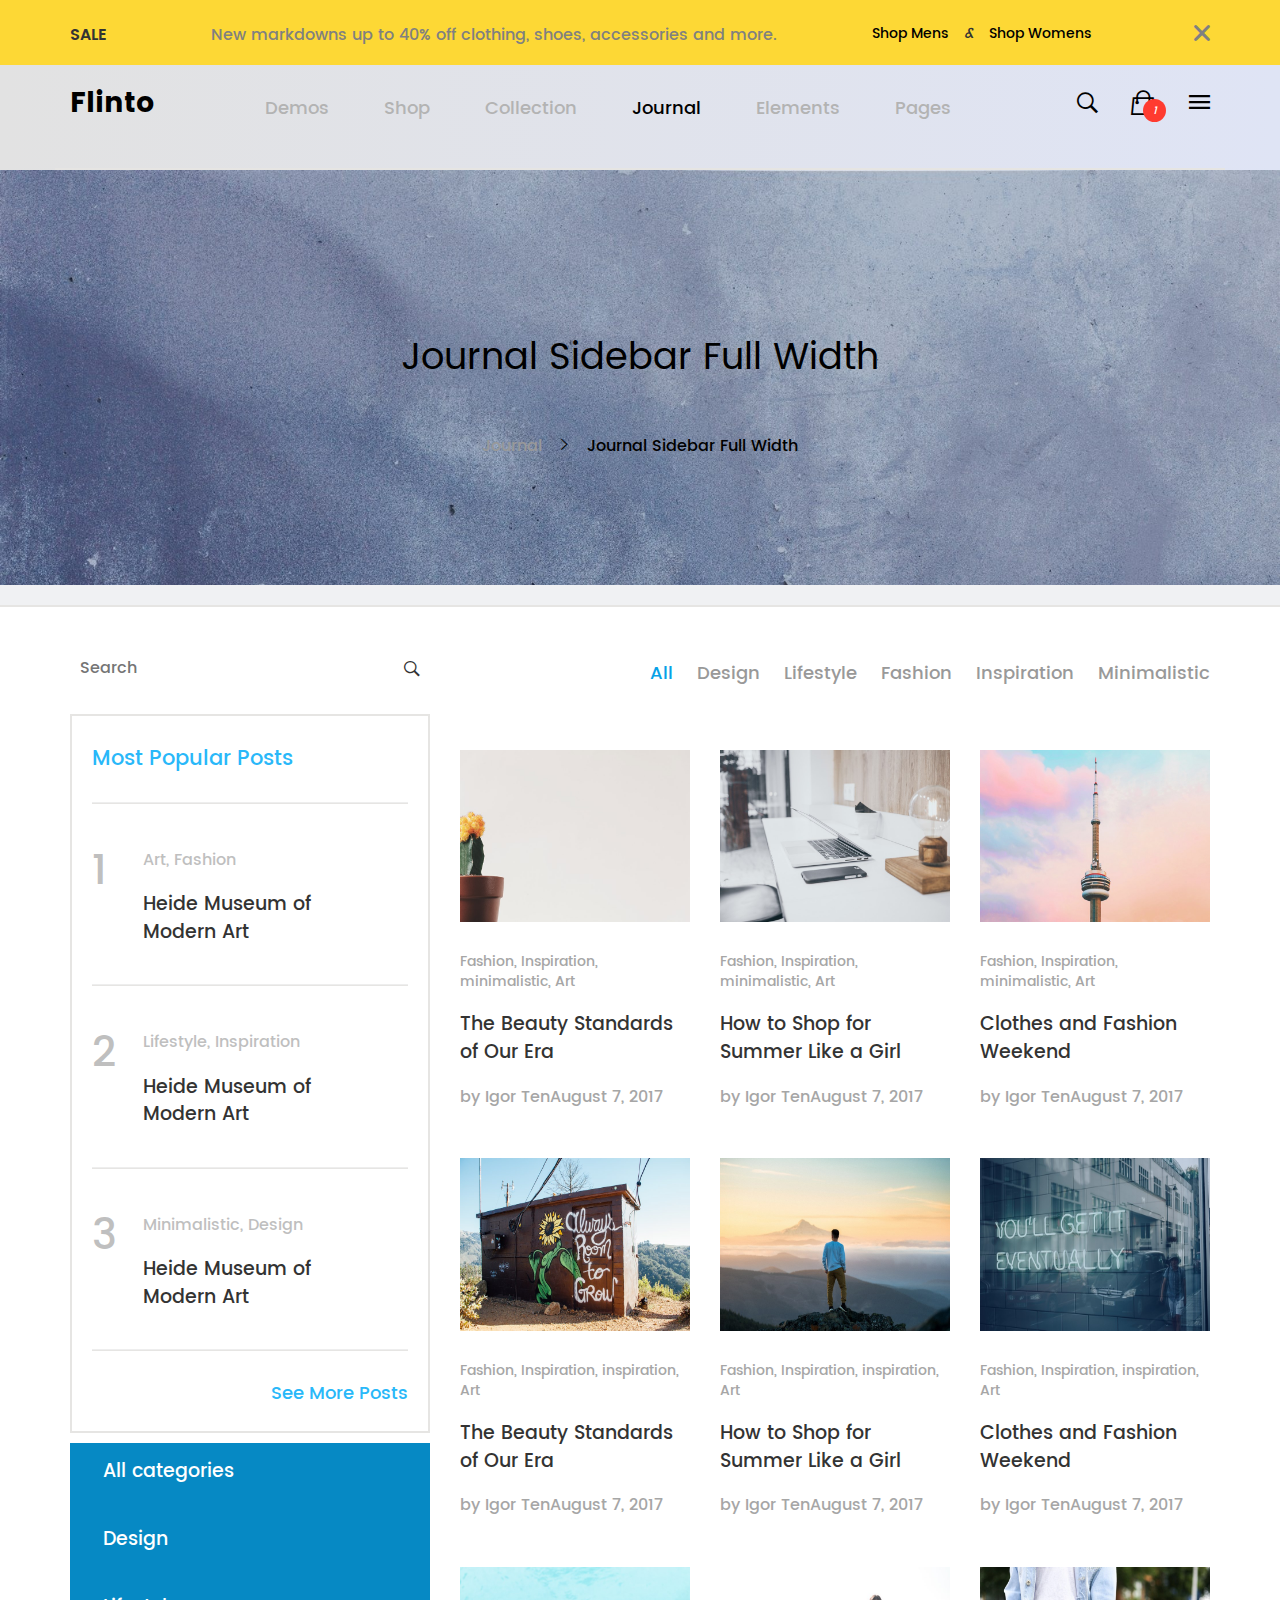
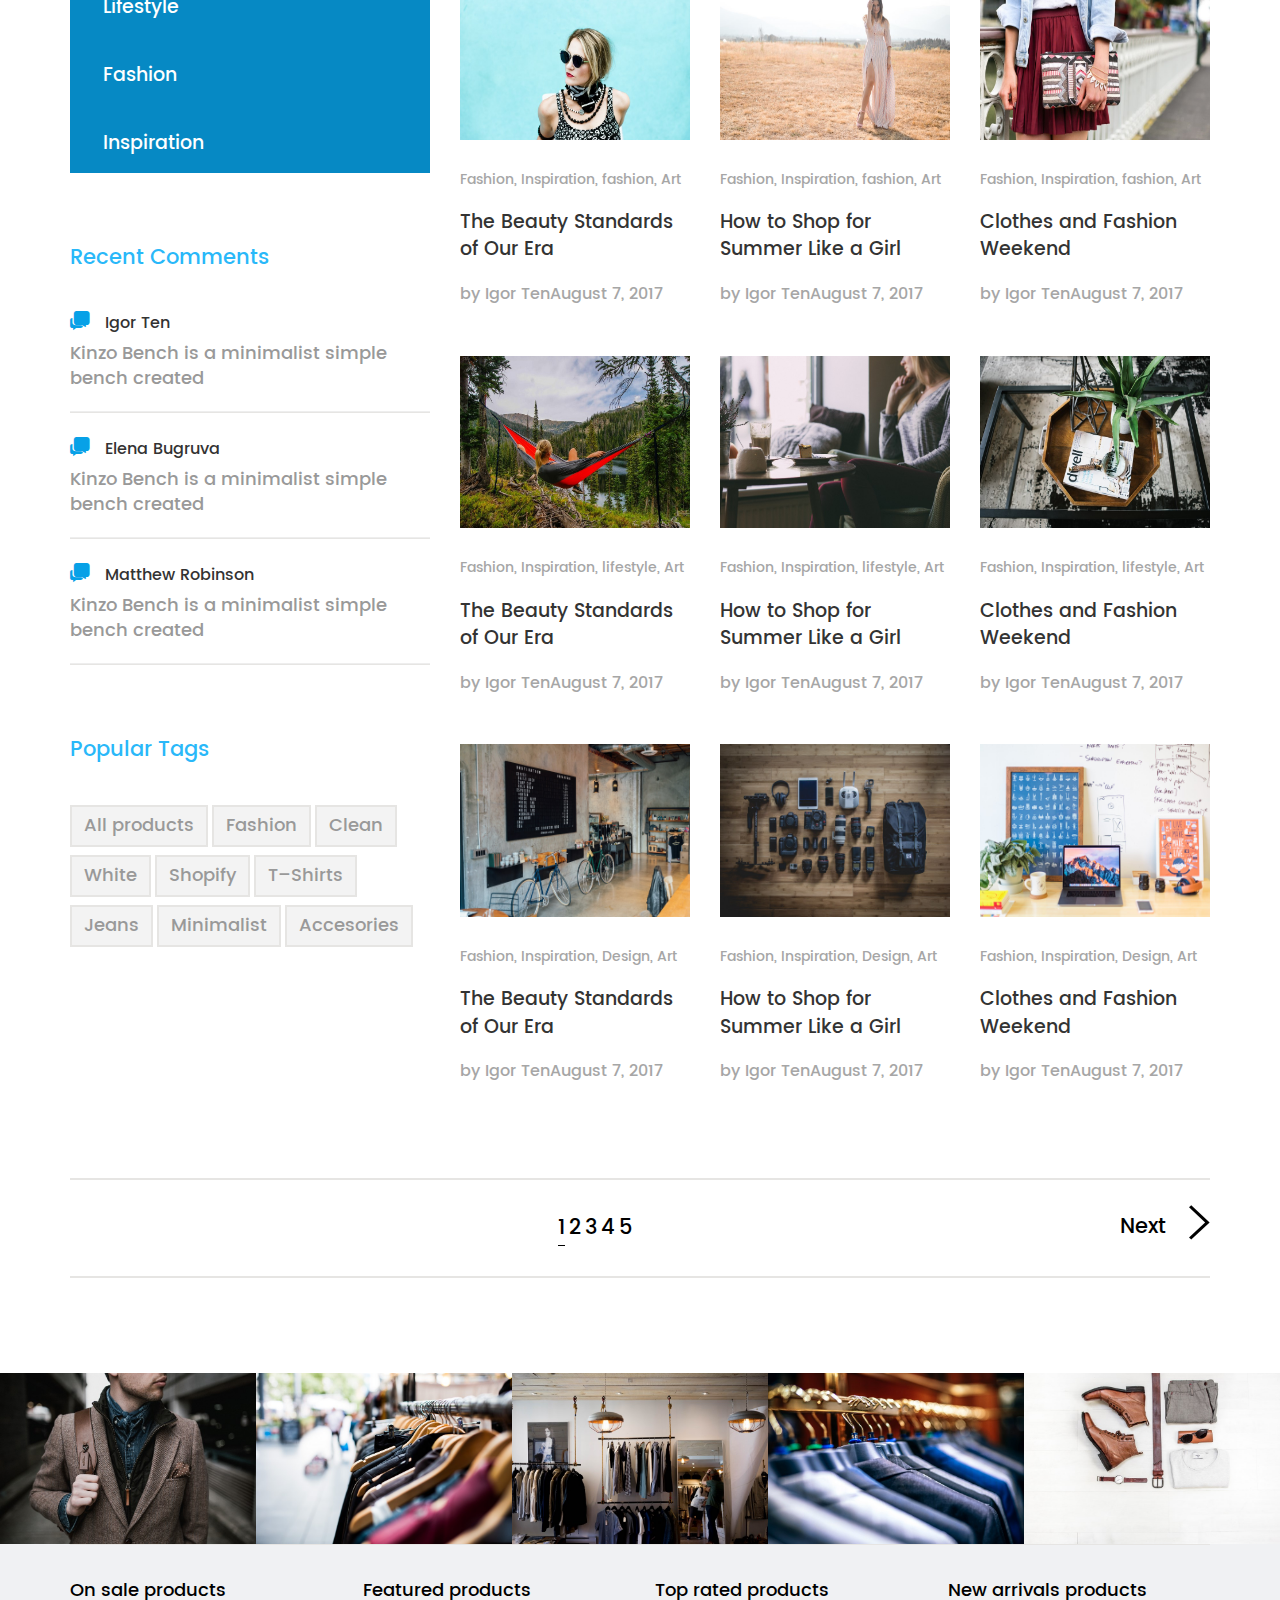
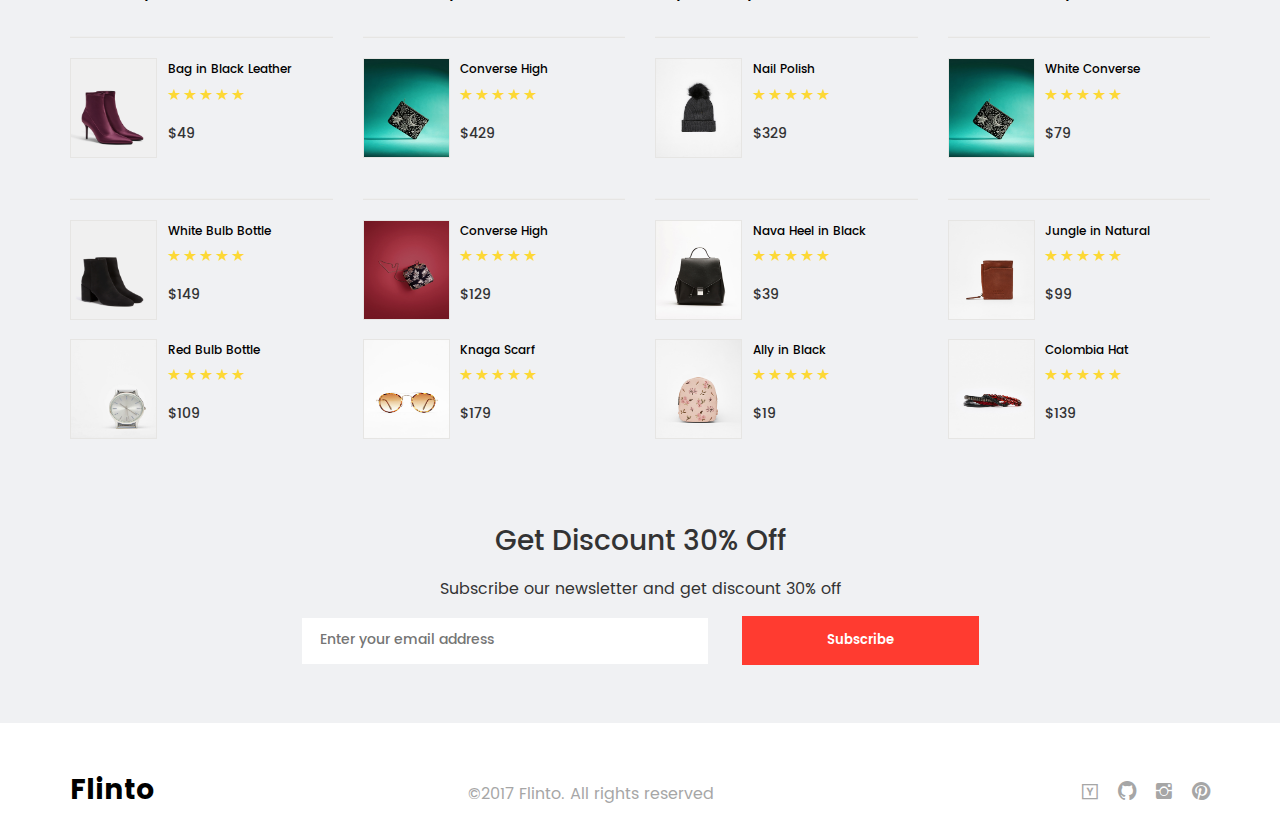
<file: journal.html>
<!DOCTYPE html>
<!--[if lt IE 7]><html lang="en" class="lt-ie9 lt-ie8 lt-ie7"><![endif]-->
<!--[if IE 7]><html lang="en" class="lt-ie9 lt-ie8"><![endif]-->
<!--[if IE 8]><html lang="en" class="lt-ie9"><![endif]-->
<!--[if gt IE 8]><!-->
<html lang="en">
	<head>
		<meta charset="utf-8">
		<title>Journal Sidebar</title>
		<meta name="description" content="Online shop for woman and man"/>
		<meta name="keywords" content="shop, online shop">
		<meta name="author" content="webskyus">
		<meta http-equiv="X-UA-Compatible" content="IE=edge">
		<meta name="viewport" content="width=device-width, initial-scale=1, maximum-scale=1">
		<meta property="og:image" content="path/to/image.jpg">
		<link rel="shortcut icon" href="img/favicon/favicon1.ico" type="image/x-icon">
		<link rel="apple-touch-icon" href="img/favicon/apple-touch-icon1.png">
		<link rel="apple-touch-icon" sizes="72x72" href="img/favicon/apple-touch-icon-72x721.png">
		<link rel="apple-touch-icon" sizes="114x114" href="img/favicon/apple-touch-icon-114x1141.png">
		<!-- Chrome, Firefox OS and Opera -->
		<meta name="theme-color" content="#e01212">
		<!-- Windows Phone -->
		<meta name="msapplication-navbutton-color" content="#15b4d0">
		<!-- iOS Safari -->
		<meta name="apple-mobile-web-app-status-bar-style" content="#d00bc8">
	</head>
	<body id="body">
		<header class="main-header shop-header sidebar-header cart-header journal-header">
			<div class="sidebar-header__sale">
				<div class="container">
					<div class="row">
						<div class="sidebar-header__sale-title">
							<div class="col-xs-1 col-sm-1">
								<p>Sale</p>
							</div>
							<div class="col-xs-5 col-sm-7">
								<h4>New markdowns up to 40% off clothing, shoes, accessories and more.</h4>
							</div>
							<div class="col-xs-4 col-sm-3">
								<div class="sidebar-header__nav">
									<a href="#">Shop Mens</a>
									<i>&amp;</i>
									<a href="#">Shop Womens</a>
								</div>
							</div>
							<div class="col-xs-1 col-sm-1">
								<i class="sidebar-header__close-btn ion-close-round pull-right"></i>
							</div>
						</div>
					</div>
				</div>
			</div>
			<div class="container">
				<div class="row cart-header__nav cart-header__nav--border">
					<div class="col-xs-1 col-xs-push-5  col-sm-1 col-sm-push-5 col-md-2 col-md-push-5 col-lg-2 col-lg-push-0">
						<h1 class="main-header__logo">
							<a href="/">Flinto</a>
						</h1>
					</div>
					<div class="col-xs-5 col-sm-8 col-md-7 col-md-pull-2 col-lg-8 col-lg-pull-0">
						<nav class="main-header__nav">
							<div class="main-header__hamburger">
								<span class="main-header__line1"></span>
								<span class="main-header__line2"></span>
								<span class="main-header__line3"></span>
							</div>
							<ul class="journal-header__item main-header__item">
								<li><a href="./index.html">Demos</a></li>
								<li><a href="./shop-main.html">Shop</a></li>
								<li><a href="./collection.html">Collection</a></li>
								<li  class="mail-header__list main-header__list--active"><a href="./journal.html">Journal</a></li>
								<li><a href="./404page.html">Elements</a></li>
								<li><a href="./comming-soon.html">Pages</a></li>
							</ul>
						</nav>
					</div>
					<div class="col-xs-4 col-xs-push-1 col-sm-2 col-sm-push-0 col-md-3 col-lg-2">
						<div class="main-header__icon-wrap">
							<a href="#" class="main-header__icon main-header__icon--search">
								<i class="ion-ios-search-strong"></i>
							</a>
							<a href="#" class="hidden-xs hidden-sm main-header__icon main-header__icon--favorite hidden">
								<i class="ion-android-favorite-outline"></i>
							</a>
							<a href="#" class="main-header__icon main-header__icon--basket">
								<i class="ion-bag"></i>
								<span>
									<i class="main-header__round">1</i>
								</span>
							</a>
							<a href="#" class="hidden-xs hidden-sm main-header__icon main-header__icon--hamburger">
								<i class="ion-android-menu"></i>
							</a>
						</div>
					</div>
				</div>
				<div class="row">
					<div class="main-header__basket-menu hidden-xs hidden-sm">
						<i class="main-header__close-menu ion-android-close"></i>
						<div class="main-header__menu-content">
							<div class="main-header__products-box main-header__products-box--1">
								<div class="main-header__products main-header__products--minipic">
									<img src="./img/demos/mini-cat/1.jpg" alt="Sweeatshirt">
								</div>
								<div class="main-header__products main-header__products--content">
									<h3>Sweeatshirt with hood</h3>
									<p>qty:
										<b>
											1</b>
									</p>
									<span>&#36;39.90</span>
								</div>
								<div class="main-header__products main-header__products--close">
									<i class="main-header__close-item main-header__close-btn--1 ion-android-close"></i>
								</div>
							</div>
							<div class="main-header__products-box main-header__products-box--2">
								<div class="main-header__products main-header__products--minipic">
									<img src="./img/demos/mini-cat/8.jpg" alt="Sweeatshirt">
								</div>
								<div class="main-header__products main-header__products--content">
									<h3>Sweeatshirt with hood</h3>
									<p>qty:
										<b>
											1</b>
									</p>
									<span>&#36;39.90</span>
								</div>
								<div class="main-header__products main-header__products--close">
									<i class="main-header__close-item main-header__close-btn--2 ion-android-close"></i>
								</div>
							</div>
							<div class="main-header__products-box main-header__products-box--3">
								<div class="main-header__products main-header__products--minipic">
									<img src="./img/demos/mini-cat/3.jpg" alt="Sweeatshirt">
								</div>
								<div class="main-header__products main-header__products--content">
									<h3>Sweeatshirt with hood</h3>
									<p>qty:
										<b>
											1</b>
									</p>
									<span>&#36;39.90</span>
								</div>
								<div class="main-header__products main-header__products--close">
									<i class="main-header__close-item main-header__close-btn--3 ion-android-close"></i>
								</div>
							</div>
							<div class="main-header__products-box main-header__products-box--4">
								<div class="main-header__products main-header__products--minipic">
									<img src="./img/demos/mini-cat/4.jpg" alt="Sweeatshirt">
								</div>
								<div class="main-header__products main-header__products--content">
									<h3>Sweeatshirt with hood</h3>
									<p>qty:
										<b>
											1</b>
									</p>
									<span>&#36;39.90</span>
								</div>
								<div class="main-header__products main-header__products--close">
									<i class="main-header__close-item main-header__close-btn--4 ion-android-close"></i>
								</div>
							</div>
							<div class="main-header__products-box main-header__products-box--5">
								<div class="main-header__products main-header__products--minipic">
									<img src="./img/demos/mini-cat/9.jpg" alt="Sweeatshirt">
								</div>
								<div class="main-header__products main-header__products--content">
									<h3>Sweeatshirt with hood</h3>
									<p>qty:
										<b>
											1</b>
									</p>
									<span>&#36;39.90</span>
								</div>
								<div class="main-header__products main-header__products--close">
									<i class="main-header__close-item main-header__close-btn--5 ion-android-close"></i>
								</div>
							</div>
						</div>
						<div class="main-header__basket-form">
							<h3>Subtotal
								<span class="main-header__total-price">&#36;200</span></h3>
							<form action="#">
								<a href="#">view cart</a>
								<a href="#">checkout</a>
							</form>
						</div>
					</div>
				</div>
				<div class="shop-header__search-box">
					<h2>Search</h2>
					<div class="shop-header__search-inner">
						<form action="#">
							<input type="text">
							<button class="shop-header__search-btn pull-right">
								<i class="ion-ios-search-strong"></i>
							</button>
						</form>
					</div>
				</div>
			</div>
			<div class="journal-header__collection">
				<div class="journal-header__collection-title">
					<h2>Journal Sidebar Full Width</h2>
					<div class="journal-header__link">
						<a href="#">Journal</a>
						<i class="ion-ios-arrow-right"></i>
						<a href="#">Journal Sidebar Full Width</a>
					</div>
				</div>
			</div>
		</header>
		<main>
			<section class="main-journal main-journal--border">
				<div class="container">
					<div class="row">
						<div class="col-sm-8 col-sm-push-4">
							<section class="journal-content main-journal">
								<div class='journal-content__tabs tabs2'>
									<ul class='journal-content__horizontal horizontal'>
										<li>
											<a href="#tab-01">All</a>
										</li>
										<li>
											<a href="#tab-02">Design</a>
										</li>
										<li>
											<a href="#tab-03">Lifestyle</a>
										</li>
										<li>
											<a href="#tab-04">Fashion</a>
										</li>
										<li>
											<a href="#tab-05">Inspiration</a>
										</li>
										<li>
											<a href="#tab-06">Minimalistic</a>
										</li>
									</ul>
									<div id='tab-01'>
										<div class="row">
											<div class="col-lg-4">
												<div class="journal-content__box">
													<img src="img/journal/minimalistic/7.jpg" alt="minimalistic">
													<p>Fashion, Inspiration, minimalistic, Art</p>
													<h3>The Beauty Standards of Our Era</h3>
													<small>by Igor TenAugust 7, 2017</small>
												</div>
											</div>
											<div class="col-lg-4">
												<div class="journal-content__box">
													<img src="img/journal/minimalistic/8.jpg" alt="minimalistic">
													<p>Fashion, Inspiration, minimalistic, Art</p>
													<h3>How to Shop for Summer Like a Girl</h3>
													<small>by Igor TenAugust 7, 2017</small>
												</div>
											</div>
											<div class="col-lg-4">
												<div class="journal-content__box">
													<img src="img/journal/minimalistic/9.jpg" alt="minimalistic">
													<p>Fashion, Inspiration, minimalistic, Art</p>
													<h3>Clothes and Fashion Weekend</h3>
													<small>by Igor TenAugust 7, 2017</small>
												</div>
											</div>
										</div>
										<div class="row">
											<div class="col-lg-4">
												<div class="journal-content__box">
													<img src="img/journal/inspiration/7.jpg" alt="inspiration">
													<p>Fashion, Inspiration, inspiration, Art</p>
													<h3>The Beauty Standards of Our Era</h3>
													<small>by Igor TenAugust 7, 2017</small>
												</div>
											</div>
											<div class="col-lg-4">
												<div class="journal-content__box">
													<img src="img/journal/inspiration/8.jpg" alt="inspiration">
													<p>Fashion, Inspiration, inspiration, Art</p>
													<h3>How to Shop for Summer Like a Girl</h3>
													<small>by Igor TenAugust 7, 2017</small>
												</div>
											</div>
											<div class="col-lg-4">
												<div class="journal-content__box">
													<img src="img/journal/inspiration/9.jpg" alt="inspiration">
													<p>Fashion, Inspiration, inspiration, Art</p>
													<h3>Clothes and Fashion Weekend</h3>
													<small>by Igor TenAugust 7, 2017</small>
												</div>
											</div>
										</div>
										<div class="row">
											<div class="col-lg-4">
												<div class="journal-content__box">
													<img src="img/journal/fashion/7.jpg" alt="fashion">
													<p>Fashion, Inspiration, fashion, Art</p>
													<h3>The Beauty Standards of Our Era</h3>
													<small>by Igor TenAugust 7, 2017</small>
												</div>
											</div>
											<div class="col-lg-4">
												<div class="journal-content__box">
													<img src="img/journal/fashion/8.jpg" alt="fashion">
													<p>Fashion, Inspiration, fashion, Art</p>
													<h3>How to Shop for Summer Like a Girl</h3>
													<small>by Igor TenAugust 7, 2017</small>
												</div>
											</div>
											<div class="col-lg-4">
												<div class="journal-content__box">
													<img src="img/journal/fashion/9.jpg" alt="fashion">
													<p>Fashion, Inspiration, fashion, Art</p>
													<h3>Clothes and Fashion Weekend</h3>
													<small>by Igor TenAugust 7, 2017</small>
												</div>
											</div>
										</div>
										<div class="row">
											<div class="col-lg-4">
												<div class="journal-content__box">
													<img src="img/journal/lifestyle/9.jpg" alt="lifestyle">
													<p>Fashion, Inspiration, lifestyle, Art</p>
													<h3>The Beauty Standards of Our Era</h3>
													<small>by Igor TenAugust 7, 2017</small>
												</div>
											</div>
											<div class="col-lg-4">
												<div class="journal-content__box">
													<img src="img/journal/lifestyle/5.jpg" alt="lifestyle">
													<p>Fashion, Inspiration, lifestyle, Art</p>
													<h3>How to Shop for Summer Like a Girl</h3>
													<small>by Igor TenAugust 7, 2017</small>
												</div>
											</div>
											<div class="col-lg-4">
												<div class="journal-content__box">
													<img src="img/journal/lifestyle/6.jpg" alt="lifestyle">
													<p>Fashion, Inspiration, lifestyle, Art</p>
													<h3>Clothes and Fashion Weekend</h3>
													<small>by Igor TenAugust 7, 2017</small>
												</div>
											</div>
										</div>
										<div class="row">
											<div class="col-lg-4">
												<div class="journal-content__box">
													<img src="img/journal/design/9.jpg" alt="Design">
													<p>Fashion, Inspiration, Design, Art</p>
													<h3>The Beauty Standards of Our Era</h3>
													<small>by Igor TenAugust 7, 2017</small>
												</div>
											</div>
											<div class="col-lg-4">
												<div class="journal-content__box">
													<img src="img/journal/design/5.jpg" alt="Design">
													<p>Fashion, Inspiration, Design, Art</p>
													<h3>How to Shop for Summer Like a Girl</h3>
													<small>by Igor TenAugust 7, 2017</small>
												</div>
											</div>
											<div class="col-lg-4">
												<div class="journal-content__box">
													<img src="img/journal/design/6.jpg" alt="Design">
													<p>Fashion, Inspiration, Design, Art</p>
													<h3>Clothes and Fashion Weekend</h3>
													<small>by Igor TenAugust 7, 2017</small>
												</div>
											</div>
										</div>
									</div>
									<div id='tab-02'>
										<div class="row">
											<div class="col-lg-4">
												<div class="journal-content__box">
													<img src="img/journal/design/1.jpg" alt="Design">
													<p>Fashion, Inspiration, Design, Art</p>
													<h3>Stockholm Clothes and Fashion Weekend</h3>
													<small>by Igor TenAugust 7, 2017</small>
												</div>
											</div>
											<div class="col-lg-4">
												<div class="journal-content__box">
													<img src="img/journal/design/2.jpg" alt="Design">
													<p>Fashion, Inspiration, Design, Art</p>
													<h3>The Defenitive Guide to Iconic Tennis Style</h3>
													<small>by Igor TenAugust 7, 2017</small>
												</div>
											</div>
											<div class="col-lg-4">
												<div class="journal-content__box">
													<img src="img/journal/design/3.jpg" alt="Design">
													<p>Fashion, Inspiration, Design, Art</p>
													<h3>Packing List: Your Chic Summer Guide</h3>
													<small>by Igor TenAugust 7, 2017</small>
												</div>
											</div>
										</div>
										<div class="row">
											<div class="col-lg-4">
												<div class="journal-content__box">
													<img src="img/journal/design/9.jpg" alt="Design">
													<p>Fashion, Inspiration, Design, Art</p>
													<h3>The Beauty Standards of Our Era</h3>
													<small>by Igor TenAugust 7, 2017</small>
												</div>
											</div>
											<div class="col-lg-4">
												<div class="journal-content__box">
													<img src="img/journal/design/5.jpg" alt="Design">
													<p>Fashion, Inspiration, Design, Art</p>
													<h3>How to Shop for Summer Like a Girl</h3>
													<small>by Igor TenAugust 7, 2017</small>
												</div>
											</div>
											<div class="col-lg-4">
												<div class="journal-content__box">
													<img src="img/journal/design/6.jpg" alt="Design">
													<p>Fashion, Inspiration, Design, Art</p>
													<h3>Clothes and Fashion Weekend</h3>
													<small>by Igor TenAugust 7, 2017</small>
												</div>
											</div>
										</div>
										<div class="row">
											<div class="col-lg-4">
												<div class="journal-content__box">
													<img src="img/journal/design/7.jpg" alt="Design">
													<p>Fashion, Inspiration, Design, Art</p>
													<h3>The Beauty Standards of Our Era</h3>
													<small>by Igor TenAugust 7, 2017</small>
												</div>
											</div>
											<div class="col-lg-4">
												<div class="journal-content__box">
													<img src="img/journal/design/8.jpg" alt="Design">
													<p>Fashion, Inspiration, Design, Art</p>
													<h3>How to Shop for Summer Like a Girl</h3>
													<small>by Igor TenAugust 7, 2017</small>
												</div>
											</div>
											<div class="col-lg-4">
												<div class="journal-content__box">
													<img src="img/journal/design/9.jpg" alt="Design">
													<p>Fashion, Inspiration, Design, Art</p>
													<h3>Clothes and Fashion Weekend</h3>
													<small>by Igor TenAugust 7, 2017</small>
												</div>
											</div>
										</div>
										<div class="row">
											<div class="col-lg-4">
												<div class="journal-content__box">
													<img src="img/journal/design/9.jpg" alt="Design">
													<p>Fashion, Inspiration, Design, Art</p>
													<h3>The Beauty Standards of Our Era</h3>
													<small>by Igor TenAugust 7, 2017</small>
												</div>
											</div>
											<div class="col-lg-4">
												<div class="journal-content__box">
													<img src="img/journal/design/5.jpg" alt="Design">
													<p>Fashion, Inspiration, Design, Art</p>
													<h3>How to Shop for Summer Like a Girl</h3>
													<small>by Igor TenAugust 7, 2017</small>
												</div>
											</div>
											<div class="col-lg-4">
												<div class="journal-content__box">
													<img src="img/journal/design/6.jpg" alt="Design">
													<p>Fashion, Inspiration, Design, Art</p>
													<h3>Clothes and Fashion Weekend</h3>
													<small>by Igor TenAugust 7, 2017</small>
												</div>
											</div>
										</div>
										<div class="row">
											<div class="col-lg-4">
												<div class="journal-content__box">
													<img src="img/journal/design/1.jpg" alt="Design">
													<p>Fashion, Inspiration, Design, Art</p>
													<h3>Stockholm Clothes and Fashion Weekend</h3>
													<small>by Igor TenAugust 7, 2017</small>
												</div>
											</div>
											<div class="col-lg-4">
												<div class="journal-content__box">
													<img src="img/journal/design/2.jpg" alt="Design">
													<p>Fashion, Inspiration, Design, Art</p>
													<h3>The Defenitive Guide to Iconic Tennis Style</h3>
													<small>by Igor TenAugust 7, 2017</small>
												</div>
											</div>
											<div class="col-lg-4">
												<div class="journal-content__box">
													<img src="img/journal/design/3.jpg" alt="Design">
													<p>Fashion, Inspiration, Design, Art</p>
													<h3>Packing List: Your Chic Summer Guide</h3>
													<small>by Igor TenAugust 7, 2017</small>
												</div>
											</div>
										</div>
									</div>
									<div id='tab-03'>
										<div class="row">
											<div class="col-lg-4">
												<div class="journal-content__box">
													<img src="./img/journal/lifestyle/1.jpg" alt="lifestyle">
													<p>Fashion, Inspiration, lifestyle, Art</p>
													<h3>Stockholm Clothes and Fashion Weekend</h3>
													<small>by Igor TenAugust 7, 2017</small>
												</div>
											</div>
											<div class="col-lg-4">
												<div class="journal-content__box">
													<img src="img/journal/lifestyle/2.jpg" alt="lifestyle">
													<p>Fashion, Inspiration, lifestyle, Art</p>
													<h3>The Defenitive Guide to Iconic Tennis Style</h3>
													<small>by Igor TenAugust 7, 2017</small>
												</div>
											</div>
											<div class="col-lg-4">
												<div class="journal-content__box">
													<img src="img/journal/lifestyle/3.jpg" alt="lifestyle">
													<p>Fashion, Inspiration, lifestyle, Art</p>
													<h3>Packing List: Your Chic Summer Guide</h3>
													<small>by Igor TenAugust 7, 2017</small>
												</div>
											</div>
										</div>
										<div class="row">
											<div class="col-lg-4">
												<div class="journal-content__box">
													<img src="img/journal/lifestyle/9.jpg" alt="lifestyle">
													<p>Fashion, Inspiration, lifestyle, Art</p>
													<h3>The Beauty Standards of Our Era</h3>
													<small>by Igor TenAugust 7, 2017</small>
												</div>
											</div>
											<div class="col-lg-4">
												<div class="journal-content__box">
													<img src="img/journal/lifestyle/5.jpg" alt="lifestyle">
													<h3>How to Shop for Summer Like a Girl</h3>
													<small>by Igor TenAugust 7, 2017</small>
												</div>
											</div>
											<div class="col-lg-4">
												<div class="journal-content__box">
													<img src="img/journal/lifestyle/6.jpg" alt="lifestyle">
													<p>Fashion, Inspiration, lifestyle, Art</p>
													<h3>Clothes and Fashion Weekend</h3>
													<small>by Igor TenAugust 7, 2017</small>
												</div>
											</div>
										</div>
										<div class="row">
											<div class="col-lg-4">
												<div class="journal-content__box">
													<img src="img/journal/lifestyle/7.jpg" alt="lifestyle">
													<p>Fashion, Inspiration, lifestyle, Art</p>
													<h3>The Beauty Standards of Our Era</h3>
													<small>by Igor TenAugust 7, 2017</small>
												</div>
											</div>
											<div class="col-lg-4">
												<div class="journal-content__box">
													<img src="img/journal/lifestyle/8.jpg" alt="lifestyle">
													<p>Fashion, Inspiration, lifestyle, Art</p>
													<h3>How to Shop for Summer Like a Girl</h3>
													<small>by Igor TenAugust 7, 2017</small>
												</div>
											</div>
											<div class="col-lg-4">
												<div class="journal-content__box">
													<img src="img/journal/lifestyle/9.jpg" alt="lifestyle">
													<p>Fashion, Inspiration, lifestyle, Art</p>
													<h3>Clothes and Fashion Weekend</h3>
													<small>by Igor TenAugust 7, 2017</small>
												</div>
											</div>
										</div>
										<div class="row">
											<div class="col-lg-4">
												<div class="journal-content__box">
													<img src="img/journal/lifestyle/9.jpg" alt="lifestyle">
													<p>Fashion, Inspiration, lifestyle, Art</p>
													<h3>The Beauty Standards of Our Era</h3>
													<small>by Igor TenAugust 7, 2017</small>
												</div>
											</div>
											<div class="col-lg-4">
												<div class="journal-content__box">
													<img src="img/journal/lifestyle/5.jpg" alt="lifestyle">
													<p>Fashion, Inspiration, lifestyle, Art</p>
													<h3>How to Shop for Summer Like a Girl</h3>
													<small>by Igor TenAugust 7, 2017</small>
												</div>
											</div>
											<div class="col-lg-4">
												<div class="journal-content__box">
													<img src="img/journal/lifestyle/6.jpg" alt="lifestyle">
													<p>Fashion, Inspiration, lifestyle, Art</p>
													<h3>Clothes and Fashion Weekend</h3>
													<small>by Igor TenAugust 7, 2017</small>
												</div>
											</div>
										</div>
										<div class="row">
											<div class="col-lg-4">
												<div class="journal-content__box">
													<img src="./img/journal/lifestyle/1.jpg" alt="lifestyle">
													<p>Fashion, Inspiration, lifestyle, Art</p>
													<h3>Stockholm Clothes and Fashion Weekend</h3>
													<small>by Igor TenAugust 7, 2017</small>
												</div>
											</div>
											<div class="col-lg-4">
												<div class="journal-content__box">
													<img src="img/journal/lifestyle/2.jpg" alt="lifestyle">
													<p>Fashion, Inspiration, lifestyle, Art</p>
													<h3>The Defenitive Guide to Iconic Tennis Style</h3>
													<small>by Igor TenAugust 7, 2017</small>
												</div>
											</div>
											<div class="col-lg-4">
												<div class="journal-content__box">
													<img src="img/journal/lifestyle/3.jpg" alt="lifestyle">
													<p>Fashion, Inspiration, lifestyle, Art</p>
													<h3>Packing List: Your Chic Summer Guide</h3>
													<small>by Igor TenAugust 7, 2017</small>
												</div>
											</div>
										</div>
									</div>
									<div id='tab-04'>
										<div class="row">
											<div class="col-lg-4">
												<div class="journal-content__box">
													<img src="./img/journal/fashion/1.jpg" alt="fashion">
													<p>Fashion, Inspiration, fashion, Art</p>
													<h3>Stockholm Clothes and Fashion Weekend</h3>
													<small>by Igor TenAugust 7, 2017</small>
												</div>
											</div>
											<div class="col-lg-4">
												<div class="journal-content__box">
													<img src="img/journal/fashion/2.jpg" alt="fashion">
													<p>Fashion, Inspiration, fashion, Art</p>
													<h3>The Defenitive Guide to Iconic Tennis Style</h3>
													<small>by Igor TenAugust 7, 2017</small>
												</div>
											</div>
											<div class="col-lg-4">
												<div class="journal-content__box">
													<img src="img/journal/fashion/3.jpg" alt="fashion">
													<p>Fashion, Inspiration, fashion, Art</p>
													<h3>Packing List: Your Chic Summer Guide</h3>
													<small>by Igor TenAugust 7, 2017</small>
												</div>
											</div>
										</div>
										<div class="row">
											<div class="col-lg-4">
												<div class="journal-content__box">
													<img src="img/journal/fashion/9.jpg" alt="fashion">
													<p>Fashion, Inspiration, fashion, Art</p>
													<h3>The Beauty Standards of Our Era</h3>
													<small>by Igor TenAugust 7, 2017</small>
												</div>
											</div>
											<div class="col-lg-4">
												<div class="journal-content__box">
													<img src="img/journal/fashion/5.jpg" alt="fashion">
													<p>Fashion, Inspiration, fashion, Art</p>
													<h3>How to Shop for Summer Like a Girl</h3>
													<small>by Igor TenAugust 7, 2017</small>
												</div>
											</div>
											<div class="col-lg-4">
												<div class="journal-content__box">
													<img src="img/journal/fashion/6.jpg" alt="fashion">
													<p>Fashion, Inspiration, fashion, Art</p>
													<h3>Clothes and Fashion Weekend</h3>
													<small>by Igor TenAugust 7, 2017</small>
												</div>
											</div>
										</div>
										<div class="row">
											<div class="col-lg-4">
												<div class="journal-content__box">
													<img src="img/journal/fashion/7.jpg" alt="fashion">
													<p>Fashion, Inspiration, fashion, Art</p>
													<h3>The Beauty Standards of Our Era</h3>
													<small>by Igor TenAugust 7, 2017</small>
												</div>
											</div>
											<div class="col-lg-4">
												<div class="journal-content__box">
													<img src="img/journal/fashion/8.jpg" alt="fashion">
													<p>Fashion, Inspiration, fashion, Art</p>
													<h3>How to Shop for Summer Like a Girl</h3>
													<small>by Igor TenAugust 7, 2017</small>
												</div>
											</div>
											<div class="col-lg-4">
												<div class="journal-content__box">
													<img src="img/journal/fashion/9.jpg" alt="fashion">
													<p>Fashion, Inspiration, fashion, Art</p>
													<h3>Clothes and Fashion Weekend</h3>
													<small>by Igor TenAugust 7, 2017</small>
												</div>
											</div>
										</div>
										<div class="row">
											<div class="col-lg-4">
												<div class="journal-content__box">
													<img src="img/journal/fashion/9.jpg" alt="fashion">
													<p>Fashion, Inspiration, fashion, Art</p>
													<h3>The Beauty Standards of Our Era</h3>
													<small>by Igor TenAugust 7, 2017</small>
												</div>
											</div>
											<div class="col-lg-4">
												<div class="journal-content__box">
													<img src="img/journal/fashion/5.jpg" alt="fashion">
													<p>Fashion, Inspiration, fashion, Art</p>
													<h3>How to Shop for Summer Like a Girl</h3>
													<small>by Igor TenAugust 7, 2017</small>
												</div>
											</div>
											<div class="col-lg-4">
												<div class="journal-content__box">
													<img src="img/journal/fashion/6.jpg" alt="fashion">
													<p>Fashion, Inspiration, fashion, Art</p>
													<h3>Clothes and Fashion Weekend</h3>
													<small>by Igor TenAugust 7, 2017</small>
												</div>
											</div>
										</div>
										<div class="row">
											<div class="col-lg-4">
												<div class="journal-content__box">
													<img src="./img/journal/fashion/1.jpg" alt="fashion">
													<p>Fashion, Inspiration, fashion, Art</p>
													<h3>Stockholm Clothes and Fashion Weekend</h3>
													<small>by Igor TenAugust 7, 2017</small>
												</div>
											</div>
											<div class="col-lg-4">
												<div class="journal-content__box">
													<img src="img/journal/fashion/2.jpg" alt="fashion">
													<p>Fashion, Inspiration, fashion, Art</p>
													<h3>The Defenitive Guide to Iconic Tennis Style</h3>
													<small>by Igor TenAugust 7, 2017</small>
												</div>
											</div>
											<div class="col-lg-4">
												<div class="journal-content__box">
													<img src="img/journal/fashion/3.jpg" alt="fashion">
													<p>Fashion, Inspiration, fashion, Art</p>
													<h3>Packing List: Your Chic Summer Guide</h3>
													<small>by Igor TenAugust 7, 2017</small>
												</div>
											</div>
										</div>
									</div>
									<div id='tab-05'>
										<div class="row">
											<div class="col-lg-4">
												<div class="journal-content__box">
													<img src="./img/journal/inspiration/1.jpg" alt="inspiration">
													<p>Fashion, Inspiration, inspiration, Art</p>
													<h3>Stockholm Clothes and Fashion Weekend</h3>
													<small>by Igor TenAugust 7, 2017</small>
												</div>
											</div>
											<div class="col-lg-4">
												<div class="journal-content__box">
													<img src="img/journal/inspiration/2.jpg" alt="inspiration">
													<p>Fashion, Inspiration, inspiration, Art</p>
													<h3>The Defenitive Guide to Iconic Tennis Style</h3>
													<small>by Igor TenAugust 7, 2017</small>
												</div>
											</div>
											<div class="col-lg-4">
												<div class="journal-content__box">
													<img src="img/journal/inspiration/3.jpg" alt="inspiration">
													<p>Fashion, Inspiration, inspiration, Art</p>
													<h3>Packing List: Your Chic Summer Guide</h3>
													<small>by Igor TenAugust 7, 2017</small>
												</div>
											</div>
										</div>
										<div class="row">
											<div class="col-lg-4">
												<div class="journal-content__box">
													<img src="img/journal/inspiration/9.jpg" alt="inspiration">
													<p>Fashion, Inspiration, inspiration, Art</p>
													<h3>The Beauty Standards of Our Era</h3>
													<small>by Igor TenAugust 7, 2017</small>
												</div>
											</div>
											<div class="col-lg-4">
												<div class="journal-content__box">
													<img src="img/journal/inspiration/5.jpg" alt="inspiration">
													<h3>How to Shop for Summer Like a Girl</h3>
													<small>by Igor TenAugust 7, 2017</small>
												</div>
											</div>
											<div class="col-lg-4">
												<div class="journal-content__box">
													<img src="img/journal/inspiration/6.jpg" alt="inspiration">
													<p>Fashion, Inspiration, inspiration, Art</p>
													<h3>Clothes and Fashion Weekend</h3>
													<small>by Igor TenAugust 7, 2017</small>
												</div>
											</div>
										</div>
										<div class="row">
											<div class="col-lg-4">
												<div class="journal-content__box">
													<img src="img/journal/inspiration/7.jpg" alt="inspiration">
													<p>Fashion, Inspiration, inspiration, Art</p>
													<h3>The Beauty Standards of Our Era</h3>
													<small>by Igor TenAugust 7, 2017</small>
												</div>
											</div>
											<div class="col-lg-4">
												<div class="journal-content__box">
													<img src="img/journal/inspiration/8.jpg" alt="inspiration">
													<p>Fashion, Inspiration, inspiration, Art</p>
													<h3>How to Shop for Summer Like a Girl</h3>
													<small>by Igor TenAugust 7, 2017</small>
												</div>
											</div>
											<div class="col-lg-4">
												<div class="journal-content__box">
													<img src="img/journal/inspiration/9.jpg" alt="inspiration">
													<p>Fashion, Inspiration, inspiration, Art</p>
													<h3>Clothes and Fashion Weekend</h3>
													<small>by Igor TenAugust 7, 2017</small>
												</div>
											</div>
										</div>
										<div class="row">
											<div class="col-lg-4">
												<div class="journal-content__box">
													<img src="img/journal/inspiration/9.jpg" alt="inspiration">
													<p>Fashion, Inspiration, inspiration, Art</p>
													<h3>The Beauty Standards of Our Era</h3>
													<small>by Igor TenAugust 7, 2017</small>
												</div>
											</div>
											<div class="col-lg-4">
												<div class="journal-content__box">
													<img src="img/journal/inspiration/5.jpg" alt="inspiration">
													<p>Fashion, Inspiration, inspiration, Art</p>
													<h3>How to Shop for Summer Like a Girl</h3>
													<small>by Igor TenAugust 7, 2017</small>
												</div>
											</div>
											<div class="col-lg-4">
												<div class="journal-content__box">
													<img src="img/journal/inspiration/6.jpg" alt="inspiration">
													<p>Fashion, Inspiration, inspiration, Art</p>
													<h3>Clothes and Fashion Weekend</h3>
													<small>by Igor TenAugust 7, 2017</small>
												</div>
											</div>
										</div>
										<div class="row">
											<div class="col-lg-4">
												<div class="journal-content__box">
													<img src="./img/journal/inspiration/1.jpg" alt="inspiration">
													<p>Fashion, Inspiration, inspiration, Art</p>
													<h3>Stockholm Clothes and Fashion Weekend</h3>
													<small>by Igor TenAugust 7, 2017</small>
												</div>
											</div>
											<div class="col-lg-4">
												<div class="journal-content__box">
													<img src="img/journal/inspiration/2.jpg" alt="inspiration">
													<p>Fashion, Inspiration, inspiration, Art</p>
													<h3>The Defenitive Guide to Iconic Tennis Style</h3>
													<small>by Igor TenAugust 7, 2017</small>
												</div>
											</div>
											<div class="col-lg-4">
												<div class="journal-content__box">
													<img src="img/journal/inspiration/3.jpg" alt="inspiration">
													<p>Fashion, Inspiration, inspiration, Art</p>
													<h3>Packing List: Your Chic Summer Guide</h3>
													<small>by Igor TenAugust 7, 2017</small>
												</div>
											</div>
										</div>
									</div>
									<div id='tab-06'>
										<div class="row">
											<div class="col-lg-4">
												<div class="journal-content__box">
													<img src="./img/journal/minimalistic/1.jpg" alt="minimalistic">
													<p>Fashion, Inspiration, minimalisticminimalistic, Art</p>
													<h3>Stockholm Clothes and Fashion Weekend</h3>
													<small>by Igor TenAugust 7, 2017</small>
												</div>
											</div>
											<div class="col-lg-4">
												<div class="journal-content__box">
													<img src="img/journal/minimalistic/2.jpg" alt="minimalistic">
													<p>Fashion, Inspiration, minimalistic, Art</p>
													<h3>The Defenitive Guide to Iconic Tennis Style</h3>
													<small>by Igor TenAugust 7, 2017</small>
												</div>
											</div>
											<div class="col-lg-4">
												<div class="journal-content__box">
													<img src="img/journal/minimalistic/3.jpg" alt="minimalistic">
													<p>Fashion, Inspiration, minimalistic, Art</p>
													<h3>Packing List: Your Chic Summer Guide</h3>
													<small>by Igor TenAugust 7, 2017</small>
												</div>
											</div>
										</div>
										<div class="row">
											<div class="col-lg-4">
												<div class="journal-content__box">
													<img src="img/journal/minimalistic/9.jpg" alt="minimalistic">
													<p>Fashion, Inspiration, minimalistic, Art</p>
													<h3>The Beauty Standards of Our Era</h3>
													<small>by Igor TenAugust 7, 2017</small>
												</div>
											</div>
											<div class="col-lg-4">
												<div class="journal-content__box">
													<img src="img/journal/minimalistic/5.jpg" alt="minimalistic">
													<h3>How to Shop for Summer Like a Girl</h3>
													<small>by Igor TenAugust 7, 2017</small>
												</div>
											</div>
											<div class="col-lg-4">
												<div class="journal-content__box">
													<img src="img/journal/minimalistic/6.jpg" alt="minimalistic">
													<p>Fashion, Inspiration, minimalistic, Art</p>
													<h3>Clothes and Fashion Weekend</h3>
													<small>by Igor TenAugust 7, 2017</small>
												</div>
											</div>
										</div>
										<div class="row">
											<div class="col-lg-4">
												<div class="journal-content__box">
													<img src="img/journal/minimalistic/7.jpg" alt="minimalistic">
													<p>Fashion, Inspiration, minimalistic, Art</p>
													<h3>The Beauty Standards of Our Era</h3>
													<small>by Igor TenAugust 7, 2017</small>
												</div>
											</div>
											<div class="col-lg-4">
												<div class="journal-content__box">
													<img src="img/journal/minimalistic/8.jpg" alt="minimalistic">
													<p>Fashion, Inspiration, minimalistic, Art</p>
													<h3>How to Shop for Summer Like a Girl</h3>
													<small>by Igor TenAugust 7, 2017</small>
												</div>
											</div>
											<div class="col-lg-4">
												<div class="journal-content__box">
													<img src="img/journal/minimalistic/9.jpg" alt="minimalistic">
													<p>Fashion, Inspiration, minimalistic, Art</p>
													<h3>Clothes and Fashion Weekend</h3>
													<small>by Igor TenAugust 7, 2017</small>
												</div>
											</div>
										</div>
										<div class="row">
											<div class="col-lg-4">
												<div class="journal-content__box">
													<img src="img/journal/minimalistic/9.jpg" alt="minimalistic">
													<p>Fashion, Inspiration, minimalistic, Art</p>
													<h3>The Beauty Standards of Our Era</h3>
													<small>by Igor TenAugust 7, 2017</small>
												</div>
											</div>
											<div class="col-lg-4">
												<div class="journal-content__box">
													<img src="img/journal/minimalistic/5.jpg" alt="minimalistic">
													<p>Fashion, Inspiration, minimalistic, Art</p>
													<h3>How to Shop for Summer Like a Girl</h3>
													<small>by Igor TenAugust 7, 2017</small>
												</div>
											</div>
											<div class="col-lg-4">
												<div class="journal-content__box">
													<img src="img/journal/inspiration/6.jpg" alt="minimalistic">
													<p>Fashion, Inspiration, minimalistic, Art</p>
													<h3>Clothes and Fashion Weekend</h3>
													<small>by Igor TenAugust 7, 2017</small>
												</div>
											</div>
										</div>
										<div class="row">
											<div class="col-lg-4">
												<div class="journal-content__box">
													<img src="./img/journal/minimalistic/1.jpg" alt="minimalistic">
													<p>Fashion, Inspiration, minimalistic, Art</p>
													<h3>Stockholm Clothes and Fashion Weekend</h3>
													<small>by Igor TenAugust 7, 2017</small>
												</div>
											</div>
											<div class="col-lg-4">
												<div class="journal-content__box">
													<img src="img/journal/minimalistic/2.jpg" alt="minimalistic">
													<p>Fashion, Inspiration, minimalistic, Art</p>
													<h3>The Defenitive Guide to Iconic Tennis Style</h3>
													<small>by Igor TenAugust 7, 2017</small>
												</div>
											</div>
											<div class="col-lg-4">
												<div class="journal-content__box">
													<img src="img/journal/minimalistic/3.jpg" alt="minimalistic">
													<p>Fashion, Inspiration, minimalistic, Art</p>
													<h3>Packing List: Your Chic Summer Guide</h3>
													<small>by Igor TenAugust 7, 2017</small>
												</div>
											</div>
										</div>
									</div>
								</div>
							</section>
						</div>
						<div class="col-sm-4 col-sm-pull-8">
							<aside class="journal-sidebar main-journal">
								<form class="journal-sidebar__search">
									<input type="text" placeholder="Search" required="required">
									<button>
										<i class="ion-ios-search-strong"></i>
									</button>
								</form>
								<article class="journal-sidebar__post">
									<h4>Most Popular Posts</h4>
									<hr>
									<div class="journal-sidebar__post-mini">
										<div class="journal-sidebar__post-numb">1</div>
										<div class="journal-sidebar__post-text">
											<p>Art, Fashion</p>
											<h5>Heide Museum of Modern Art
											</h5>
										</div>
									</div>
									<hr>
									<div class="journal-sidebar__post-mini">
										<div class="journal-sidebar__post-numb">2</div>
										<div class="journal-sidebar__post-text">
											<p>Lifestyle, Inspiration</p>
											<h5>Heide Museum of Modern Art
											</h5>
										</div>
									</div>
									<hr>
									<div class="journal-sidebar__post-mini">
										<div class="journal-sidebar__post-numb">3</div>
										<div class="journal-sidebar__post-text">
											<p>Minimalistic, Design</p>
											<h5>Heide Museum of Modern Art
											</h5>
										</div>
									</div>
									<hr>
									<div class="journal-sidebar__link">
										<a href="#">See More Posts</a>
									</div>
								</article>
								<div class="journal-sidebar__menu-nav">
									<ul class="journal-sidebar__menu-item">
										<li>
											<a href="#">All categories</a>
										</li>
										<li>
											<a href="#">Design</a>
										</li>
										<li>
											<a href="#">Lifestyle</a>
										</li>
										<li>
											<a href="#">Fashion</a>
										</li>
										<li>
											<a href="#">Inspiration</a>
										</li>
									</ul>
								</div>
								<article class="journal-sidebar__comments">
									<h4>Recent Comments</h4>
									<div class="journal-sidebar__comments-text">
										<h6>
											<i class="ion-chatboxes"></i>
											Igor Ten</h6>
										<a href="#">Kinzo Bench is a minimalist simple bench created
										</a>
									</div>
									<hr>
									<div class="journal-sidebar__comments-text">
										<h6>
											<i class="ion-chatboxes"></i>
											Elena Bugruva</h6>
										<a href="#">Kinzo Bench is a minimalist simple bench created
										</a>
									</div>
									<hr>
									<div class="journal-sidebar__comments-text">
										<h6>
											<i class="ion-chatboxes"></i>
											Matthew Robinson</h6>
										<a href="#">Kinzo Bench is a minimalist simple bench created
										</a>
									</div>
									<hr>
								</article>
								<form class="journal-sidebar__tags">
									<h3>Popular Tags</h3>
									<ul class="journal-sidebar__tags-item">
										<li class="content__tags-list content__tags-list--active">
											<a href="#">All products</a>
										</li>
										<!---->
										<li>
											<a href="#">Fashion</a>
										</li>
										<li>
											<a href="#">Clean</a>
										</li>
										<li>
											<a href="#">White</a>
										</li>
										<li>
											<a href="#">Shopify</a>
										</li>
										<li>
											<a href="#">T–Shirts</a>
										</li>
										<li>
											<a href="#">Jeans</a>
										</li>
										<li>
											<a href="#">Minimalist</a>
										</li>
										<li>
											<a href="#">Accesories</a>
										</li>
									</ul>
								</form>
							</aside>
						</div>
					</div>
				</div>
			</section>
			<section class="item-insta">
				<div class="container">
					<div class="row">
						<div class="col-lg-12">
							<div class="main-journal__pagination content__pagination clearfix">
								<a href="" class="content__pagination-nav content__pagination-nav--prev hidden">
									<i class="ion-ios-arrow-left"></i>Prev</a>
								<a href="" class="content__pagination-nav content__pagination-nav--next">Next
									<i class="ion-ios-arrow-right"></i>
								</a>
								<ul class="content__pagination-item">
									<li class="content__pagination-list content__pagination-list--active">
										<a href="#">1</a>
									</li>
									<li>
										<a href="#">2</a>
									</li>
									<li>
										<a href="#">3</a>
									</li>
									<li>
										<a href="#">4</a>
									</li>
									<li>
										<a href="#">5</a>
									</li>
								</ul>
							</div>
						</div>
					</div>
				</div>
				<div class="item-insta__box-wrap">
					<div class="item-insta__box">
						<img src="./img/journal/footer/1.jpg" alt="Flinto social wall">
						<div class="item-insta__box-inner">
							<a href="#">
								<i class="ion-social-instagram"></i>
							</a>
						</div>
					</div>
					<div class="item-insta__box">
						<img src="./img/journal/footer/2.jpg" alt="Flinto social wall">
						<div class="item-insta__box-inner">
							<a href="#">
								<i class="ion-social-instagram"></i>
							</a>
						</div>
					</div>
					<div class="item-insta__box">
						<img src="./img/journal/footer/3.jpg" alt="Flinto social wall">
						<div class="item-insta__box-inner">
							<a href="#">
								<i class="ion-social-instagram"></i>
							</a>
						</div>
					</div>
					<div class="item-insta__box">
						<img src="./img/journal/footer/4.jpg" alt="Flinto social wall">
						<div class="item-insta__box-inner">
							<a href="#">
								<i class="ion-social-instagram"></i>
							</a>
						</div>
					</div>
					<div class="item-insta__box">
						<img src="./img/journal/footer/5.jpg" alt="Flinto social wall">
						<div class="item-insta__box-inner">
							<a href="#">
								<i class="ion-social-instagram"></i>
							</a>
						</div>
					</div>
				</div>
			</section>
			<section class="products-list">
				<div class="container">
					<div class="row">
						<div class="col-lg-12">
							<div class="products-list__box">
								<div class="row">
									<div class="col-sm-6 col-lg-3">
										<h4>On sale products</h4>
										<hr>
										<div class="row">
											<div class="col-xs-4 col-sm-3 col-lg-4">
												<img src="./img/demos/mini-cat/1.jpg" alt="custom pic">
											</div>
											<div class="col-xs-8 col-sm-9 col-lg-8">
												<div class="products-list__box-content">
													<h5><a href="./shop-sidebar.html">Bag in Black Leather</a></h5>
													<span class="products-list__box-rating">
														<i class="ion-ios-star"></i>
														<i class="ion-ios-star"></i>
														<i class="ion-ios-star"></i>
														<i class="ion-ios-star"></i>
														<i class="ion-ios-star"></i>
													</span>
													<p>&#36;49</p>
												</div>
											</div>
										</div>
										<hr>
										<div class="row">
											<div class="col-xs-4 col-sm-3 col-lg-4">
												<img src="./img/demos/mini-cat/2.jpg" alt="custom pic">
											</div>
											<div class="col-xs-8 col-sm-9 col-lg-8">
												<div class="products-list__box-content">
													<h5><a href="./shop-sidebar.html">White Bulb Bottle</a></h5>
													<span class="products-list__box-rating">
														<i class="ion-ios-star"></i>
														<i class="ion-ios-star"></i>
														<i class="ion-ios-star"></i>
														<i class="ion-ios-star"></i>
														<i class="ion-ios-star"></i>
													</span>
													<p>&#36;149</p>
												</div>
											</div>
										</div>
										<div class="row">
											<div class="col-xs-4 col-sm-3 col-lg-4">
												<img src="./img/demos/mini-cat/3.jpg" alt="custom pic">
											</div>
											<div class="col-xs-8 col-sm-9 col-lg-8">
												<div class="products-list__box-content">
													<h5><a href="./shop-sidebar.html">Red Bulb Bottle</a></h5>
													<span class="products-list__box-rating">
														<i class="ion-ios-star"></i>
														<i class="ion-ios-star"></i>
														<i class="ion-ios-star"></i>
														<i class="ion-ios-star"></i>
														<i class="ion-ios-star"></i>
													</span>
													<p>&#36;109</p>
												</div>
											</div>
										</div>
									</div>
									<div class="col-sm-6 col-lg-3">
										<h4>Featured products </h4>
										<hr>
										<div class="row">
											<div class="col-xs-4 col-sm-3 col-lg-4">
												<img src="./img/demos/mini-cat/4.jpg" alt="custom pic">
											</div>
											<div class="col-xs-8 col-sm-9 col-lg-8">
												<div class="products-list__box-content">
													<h5><a href="./shop-sidebar.html">Converse High </a></h5>
													<span class="products-list__box-rating">
														<i class="ion-ios-star"></i>
														<i class="ion-ios-star"></i>
														<i class="ion-ios-star"></i>
														<i class="ion-ios-star"></i>
														<i class="ion-ios-star"></i>
													</span>
													<p>&#36;429</p>
												</div>
											</div>
										</div>
										<hr>
										<div class="row">
											<div class="col-xs-4 col-sm-3 col-lg-4">
												<img src="./img/demos/mini-cat/6.jpg" alt="custom pic">
											</div>
											<div class="col-xs-8 col-sm-9 col-lg-8">
												<div class="products-list__box-content">
													<h5><a href="./shop-sidebar.html">Converse High</a></h5>
													<span class="products-list__box-rating">
														<i class="ion-ios-star"></i>
														<i class="ion-ios-star"></i>
														<i class="ion-ios-star"></i>
														<i class="ion-ios-star"></i>
														<i class="ion-ios-star"></i>
													</span>
													<p>&#36;129</p>
												</div>
											</div>
										</div>
										<div class="row">
											<div class="col-xs-4 col-sm-3 col-lg-4">
												<img src="./img/demos/mini-cat/7.jpg" alt="custom pic">
											</div>
											<div class="col-xs-8 col-sm-9 col-lg-8">
												<div class="products-list__box-content">
													<h5><a href="./shop-sidebar.html">Knaga Scarf</a> </h5>
													<span class="products-list__box-rating">
														<i class="ion-ios-star"></i>
														<i class="ion-ios-star"></i>
														<i class="ion-ios-star"></i>
														<i class="ion-ios-star"></i>
														<i class="ion-ios-star"></i>
													</span>
													<p>&#36;179</p>
												</div>
											</div>
										</div>
									</div>
									<div class="col-sm-6 col-lg-3">
										<h4>Top rated products</h4>
										<hr>
										<div class="row">
											<div class="col-xs-4 col-sm-3 col-lg-4">
												<img src="./img/demos/mini-cat/8.jpg" alt="custom pic">
											</div>
											<div class="col-xs-8 col-sm-9 col-lg-8">
												<div class="products-list__box-content">
													<h5><a href="./shop-sidebar.html">Nail Polish</a> </h5>
													<span class="products-list__box-rating">
														<i class="ion-ios-star"></i>
														<i class="ion-ios-star"></i>
														<i class="ion-ios-star"></i>
														<i class="ion-ios-star"></i>
														<i class="ion-ios-star"></i>
													</span>
													<p>&#36;329</p>
												</div>
											</div>
										</div>
										<hr>
										<div class="row">
											<div class="col-xs-4 col-sm-3 col-lg-4 col-lg-4">
												<img src="./img/demos/mini-cat/9.jpg" alt="custom pic">
											</div>
											<div class="col-xs-8 col-sm-9 col-lg-8 col-lg-8">
												<div class="products-list__box-content">
													<h5><a href="./shop-sidebar.html">Nava Heel in Black</a></h5>
													<span class="products-list__box-rating">
														<i class="ion-ios-star"></i>
														<i class="ion-ios-star"></i>
														<i class="ion-ios-star"></i>
														<i class="ion-ios-star"></i>
														<i class="ion-ios-star"></i>
													</span>
													<p>&#36;39</p>
												</div>
											</div>
										</div>
										<div class="row">
											<div class="col-xs-4 col-sm-3 col-lg-4">
												<img src="./img/demos/mini-cat/10.jpg" alt="custom pic">
											</div>
											<div class="col-xs-8 col-sm-9 col-lg-8">
												<div class="products-list__box-content">
													<h5><a href="./shop-sidebar.html">Ally in Black</a> </h5>
													<span class="products-list__box-rating">
														<i class="ion-ios-star"></i>
														<i class="ion-ios-star"></i>
														<i class="ion-ios-star"></i>
														<i class="ion-ios-star"></i>
														<i class="ion-ios-star"></i>
													</span>
													<p>&#36;19</p>
												</div>
											</div>
										</div>
									</div>
									<div class="col-sm-6 col-lg-3">
										<h4>New arrivals products</h4>
										<hr>
										<div class="row">
											<div class="col-xs-4 col-sm-3 col-lg-4">
												<img src="./img/demos/mini-cat/4.jpg" alt="custom pic">
											</div>
											<div class="col-xs-8 col-sm-9 col-lg-8">
												<div class="products-list__box-content">
													<h5><a href="./shop-sidebar.html">White Converse</a></h5>
													<span class="products-list__box-rating">
														<i class="ion-ios-star"></i>
														<i class="ion-ios-star"></i>
														<i class="ion-ios-star"></i>
														<i class="ion-ios-star"></i>
														<i class="ion-ios-star"></i>
													</span>
													<p>&#36;79</p>
												</div>
											</div>
										</div>
										<hr>
										<div class="row">
											<div class="col-xs-4 col-sm-3 col-lg-4">
												<img src="./img/demos/mini-cat/11.jpg" alt="custom pic">
											</div>
											<div class="col-xs-8 col-sm-9 col-lg-8">
												<div class="products-list__box-content">
													<h5><a href="./shop-sidebar.html">Jungle in Natural</a></h5>
													<span class="products-list__box-rating">
														<i class="ion-ios-star"></i>
														<i class="ion-ios-star"></i>
														<i class="ion-ios-star"></i>
														<i class="ion-ios-star"></i>
														<i class="ion-ios-star"></i>
													</span>
													<p>&#36;99</p>
												</div>
											</div>
										</div>
										<div class="row">
											<div class="col-xs-4 col-sm-3 col-lg-4">
												<img src="./img/demos/mini-cat/12.jpg" alt="custom pic">
											</div>
											<div class="col-xs-8 col-sm-9 col-lg-8">
												<div class="products-list__box-content">
													<h5><a href="./shop-sidebar.html">Colombia Hat</a></h5>
													<span class="products-list__box-rating">
														<i class="ion-ios-star"></i>
														<i class="ion-ios-star"></i>
														<i class="ion-ios-star"></i>
														<i class="ion-ios-star"></i>
														<i class="ion-ios-star"></i>
													</span>
													<p>&#36;139</p>
												</div>
											</div>
										</div>
									</div>
								</div>
							</div>
						</div>
					</div>
				</div>
			</section>
			<section class="discount">
				<div class="container">
					<div class="row">
						<div class="col-lg-12">
							<div class="discount__title">
								<h2>Get Discount 30% Off</h2>
								<p>Subscribe our newsletter and get discount 30% off</p>
							</div>
						</div>
					</div>
					<div class="row">
						<div class="col-lg-12">
							<form action="#" class="discount__subscribe">
								<input type="text" required="required" placeholder="Enter your email address">
								<button class="discount__subscribe-btn">Subscribe</button>
							</form>
						</div>
					</div>
				</div>
			</section>
		</main>
		<footer class="footer">
			<div class="container">
				<div class="row">
					<div class="col-sm-2 col-md-2 col-lg-2">
						<h1 class="footer__logo">
							<a href="/">Flinto</a>
						</h1>
					</div>
					<div class="col-sm-7 col-md-7 col-lg-7">
						<div class="footer__right">
							<p>&copy;2017 Flinto. All rights reserved</p>
						</div>
					</div>
					<div class="col-sm-3 col-md-3 col-lg-3">
						<div class="footer__share">
							<a href="#">
								<i class="ion-social-pinterest"></i>
							</a>
							<a href="#">
								<i class="ion-social-instagram"></i>
							</a>
							<a href="#">
								<i class="ion-social-github"></i>
							</a>
							<a href="#">
								<i class="ion-social-hackernews-outline"></i>
							</a>
						</div>
					</div>
				</div>
			</div>
		</footer>

		<!-- for IE -->
		<!--[if lt IE 9]> <script src="libs/html5shiv/es5-shim.min.js"></script> <script src="libs/html5shiv/html5shiv.min.js"></script> <script src="libs/html5shiv/html5shiv-printshiv.min.js"></script> <script src="libs/respond/respond.min.js"></script>
		<![endif]-->
		<!-- Link Files -->
		<!-- Popup and other hidden elements -->
		<div class="hidden">
			<form>
				<!-- Hidden Required Fields -->
				<input name="project_name" value="Site Name">
				<input name="admin_email" value="admin@mail.com">
				<input name="form_subject" value="Form Subject">
				<!-- END Hidden Required Fields -->
				<input type="text" name="Name" placeholder="You name..." required="required"><br>
				<input type="text" name="E-mail" placeholder="You E-mail..." required="required"><br>
				<input type="text" name="Phone" placeholder="You phone..."><br>
				<button>Send</button>
			</form>
		</div>
		<!-- /popup -->
		<!-- Style -->
		<link rel="stylesheet" href="css/normalize.css">
		<link rel="stylesheet" href="css/main.css">
		<link rel="stylesheet" href="libs/slick/slick.css"/>
		<link rel="stylesheet" href="libs/slick/slick-theme.css"/>
		<link rel="stylesheet" href="libs/bootstrap/bootstrap-grid.css">
		<link rel="stylesheet" href="libs/magnific-popup/magnific-popup.css">
		<link rel="stylesheet" href="libs/accordion/jquery.navgoco.css">
		<link rel="stylesheet" href="libs/ionicons-2.0.1/ionicons.min.css">
		<!-- Script -->
		<script src="libs/jquery/dist/jquery.min.js"></script>
		<script src="libs/magnific-popup/jquery.magnific-popup.min.js"></script>
		<script src="libs/slick/slick.min.js"></script>
		<script src="libs/Tabslet-master/jquery.tabslet.min.js"></script>
		<script src="js/main.js"></script>
		<!-- Метрика для сайта -->
		<!-- Yandex.Metrika counter -->
		<!-- Yandex.Metrika counter -->

		<!-- Google Analytics counter -->
		<!-- /Google Analytics counter -->

		<!-- Callback и другие плагины для обратной связи -->
	</body>
</html>
</file>
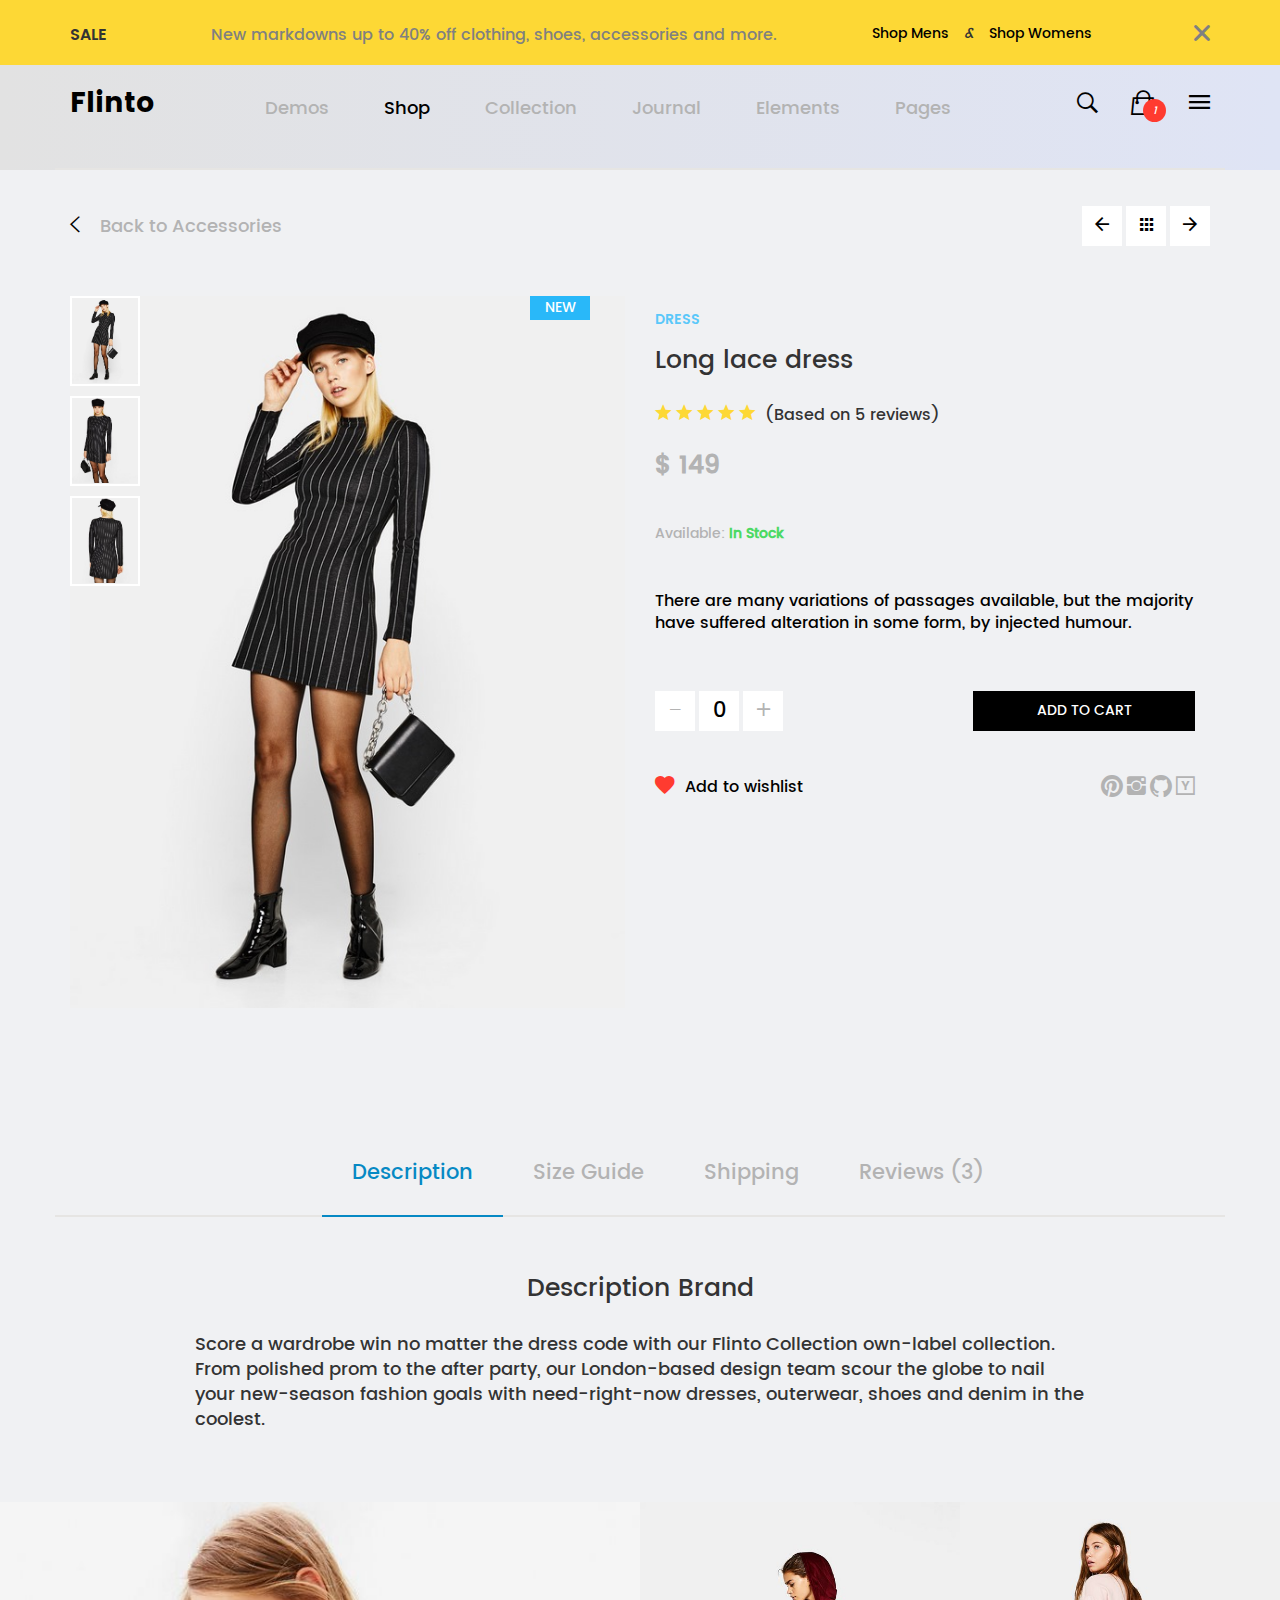
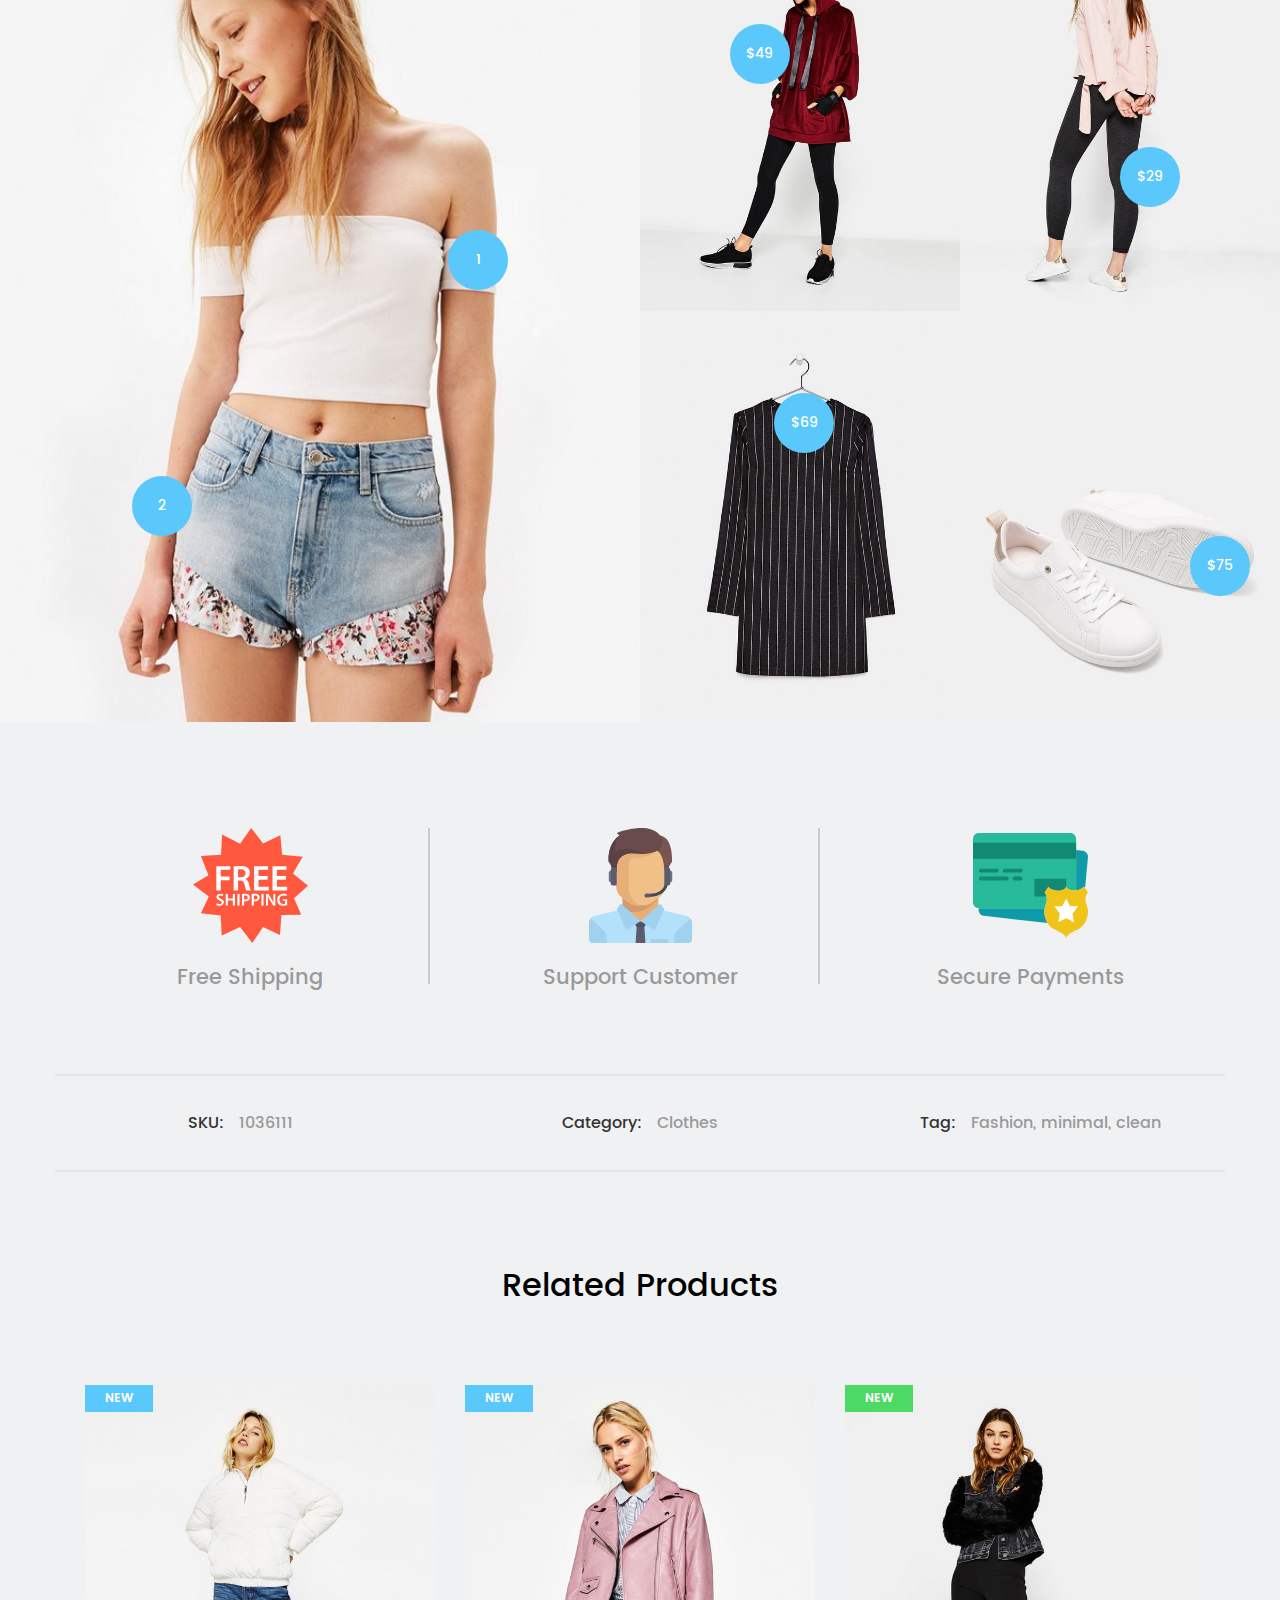
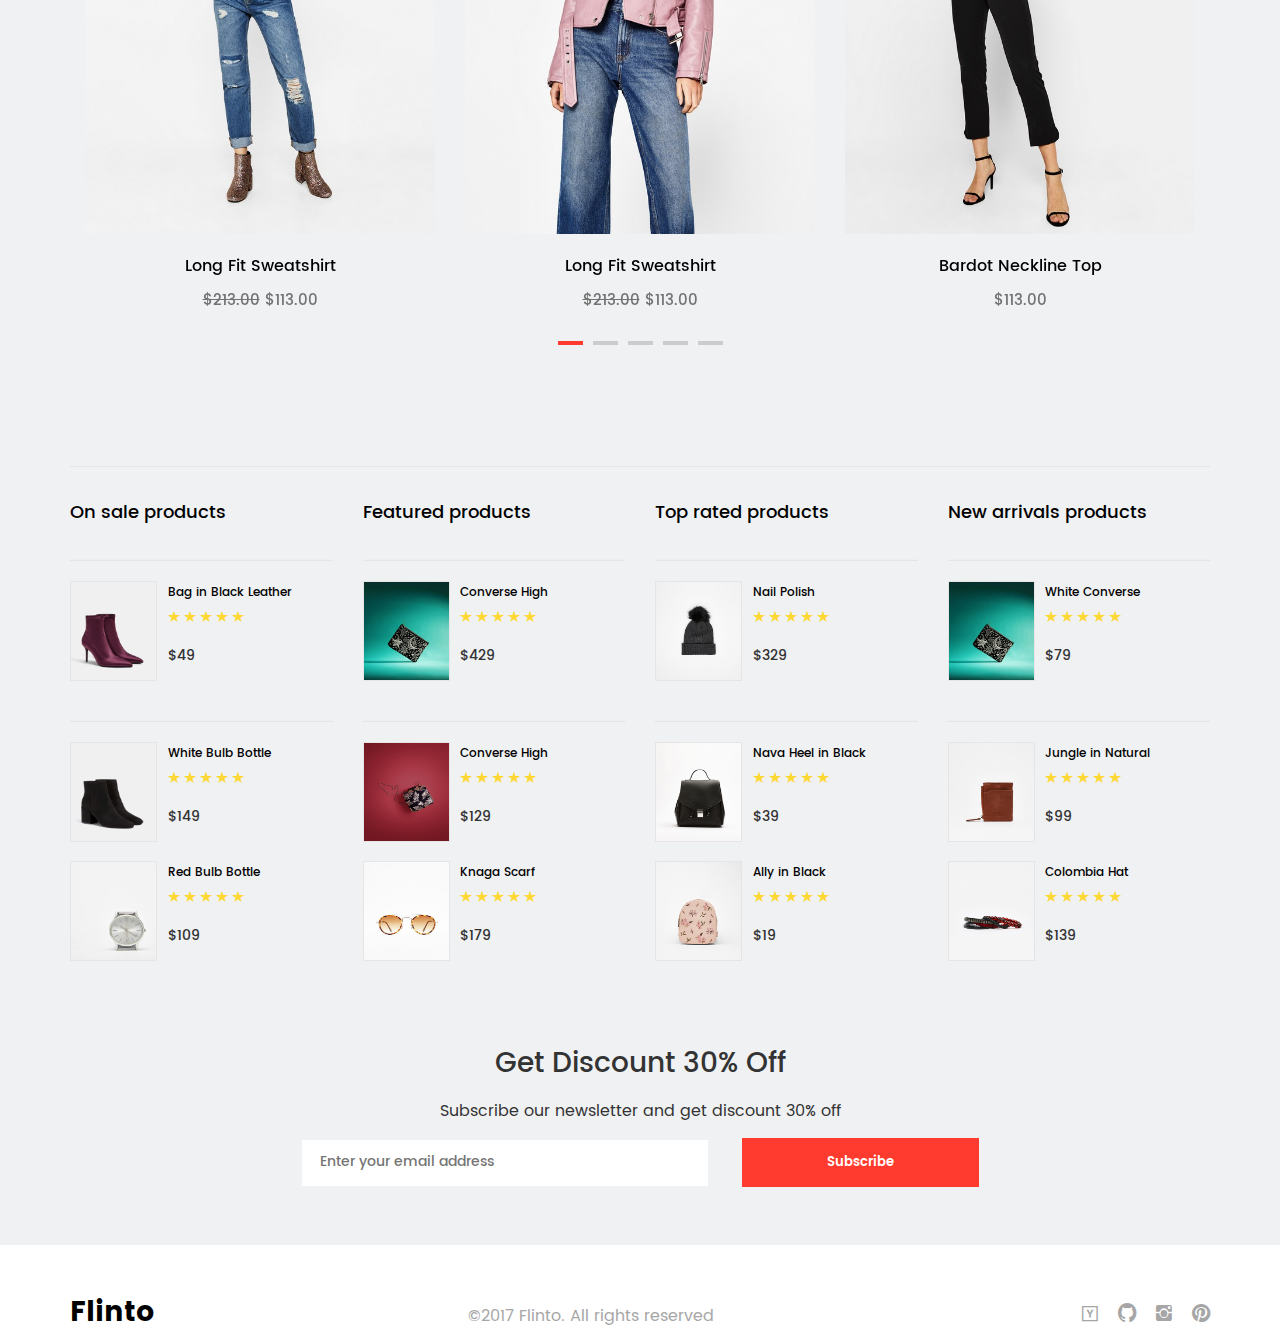
<file: shop-cart.html>
<!DOCTYPE html>
<!--[if lt IE 7]><html lang="en" class="lt-ie9 lt-ie8 lt-ie7"><![endif]-->
<!--[if IE 7]><html lang="en" class="lt-ie9 lt-ie8"><![endif]-->
<!--[if IE 8]><html lang="en" class="lt-ie9"><![endif]-->
<!--[if gt IE 8]><!-->
<html lang="en">
	<head>
		<meta charset="utf-8">
		<title>Shop cart</title>
		<meta name="description" content="Online shop for woman and man"/>
		<meta name="keywords" content="shop, online shop">
		<meta name="author" content="webskyus">
		<meta http-equiv="X-UA-Compatible" content="IE=edge">
		<meta name="viewport" content="width=device-width, initial-scale=1, maximum-scale=1">
		<meta property="og:image" content="path/to/image.jpg">
		<link rel="shortcut icon" href="img/favicon/favicon1.ico" type="image/x-icon">
		<link rel="apple-touch-icon" href="img/favicon/apple-touch-icon1.png">
		<link rel="apple-touch-icon" sizes="72x72" href="img/favicon/apple-touch-icon-72x721.png">
		<link rel="apple-touch-icon" sizes="114x114" href="img/favicon/apple-touch-icon-114x1141.png">
		<!-- Chrome, Firefox OS and Opera -->
		<meta name="theme-color" content="#e01212">
		<!-- Windows Phone -->
		<meta name="msapplication-navbutton-color" content="#15b4d0">
		<!-- iOS Safari -->
		<meta name="apple-mobile-web-app-status-bar-style" content="#d00bc8">
	</head>
	<body id="body">
		<header class="main-header shop-header sidebar-header cart-header">
			<div class="sidebar-header__sale">
				<div class="container">
					<div class="row">
						<div class="sidebar-header__sale-title">
							<div class="col-xs-1 col-sm-1">
								<p>Sale</p>
							</div>
							<div class="col-xs-5 col-sm-7">
								<h4>New markdowns up to 40% off clothing, shoes, accessories and more.</h4>
							</div>
							<div class="col-xs-4 col-sm-3">
								<div class="sidebar-header__nav">
									<a href="#">Shop Mens</a>
									<i>&amp;</i>
									<a href="#">Shop Womens</a>
								</div>
							</div>
							<div class="col-xs-1 col-sm-1">
								<i class="sidebar-header__close-btn ion-close-round pull-right"></i>
							</div>
						</div>
					</div>
				</div>
			</div>
			<div class="container">
				<div class="row cart-header__nav cart-header__nav--border">
					<div class="col-xs-1 col-xs-push-5  col-sm-1 col-sm-push-5 col-md-2 col-md-push-5 col-lg-2 col-lg-push-0">
						<h1 class="main-header__logo">
							<a href="/">Flinto</a>
						</h1>
					</div>
					<div class="col-xs-5 col-sm-8 col-md-7 col-md-pull-2 col-lg-8 col-lg-pull-0">
						<nav class="main-header__nav">
							<div class="main-header__hamburger">
								<span class="main-header__line1"></span>
								<span class="main-header__line2"></span>
								<span class="main-header__line3"></span>
							</div>
							<ul class="journal-header__item main-header__item">
								<li><a href="./index.html">Demos</a></li>
								<li class="mail-header__list main-header__list--active"><a href="./shop-main.html">Shop</a></li>
								<li><a href="./collection.html">Collection</a></li>
								<li><a href="./journal.html">Journal</a></li>
								<li><a href="./404page.html">Elements</a></li>
								<li><a href="./comming-soon.html">Pages</a></li>
							</ul>
						</nav>
					</div>
					<div class="col-xs-4 col-xs-push-1 col-sm-2 col-sm-push-0 col-md-3 col-lg-2">
						<div class="main-header__icon-wrap">
							<a href="#" class="main-header__icon main-header__icon--search">
								<i class="ion-ios-search-strong"></i>
							</a>
							<a href="#" class="hidden-xs hidden-sm main-header__icon main-header__icon--favorite hidden">
								<i class="ion-android-favorite-outline"></i>
							</a>
							<a href="#" class="main-header__icon main-header__icon--basket">
								<i class="ion-bag"></i>
								<span>
									<i class="main-header__round">1</i>
								</span>
							</a>
							<a href="#" class="hidden-xs hidden-sm main-header__icon main-header__icon--hamburger">
								<i class="ion-android-menu"></i>
							</a>
						</div>
					</div>
				</div>
				<div class="row">
					<div class="main-header__basket-menu hidden-xs hidden-sm">
						<i class="main-header__close-menu ion-android-close"></i>
						<div class="main-header__menu-content">
							<div class="main-header__products-box main-header__products-box--1">
								<div class="main-header__products main-header__products--minipic">
									<img src="./img/demos/mini-cat/1.jpg" alt="Sweeatshirt">
								</div>
								<div class="main-header__products main-header__products--content">
									<h3>Sweeatshirt with hood</h3>
									<p>qty:
										<b>
											1</b>
									</p>
									<span>&#36;39.90</span>
								</div>
								<div class="main-header__products main-header__products--close">
									<i class="main-header__close-item main-header__close-btn--1 ion-android-close"></i>
								</div>
							</div>
							<div class="main-header__products-box main-header__products-box--2">
								<div class="main-header__products main-header__products--minipic">
									<img src="./img/demos/mini-cat/8.jpg" alt="Sweeatshirt">
								</div>
								<div class="main-header__products main-header__products--content">
									<h3>Sweeatshirt with hood</h3>
									<p>qty:
										<b>
											1</b>
									</p>
									<span>&#36;39.90</span>
								</div>
								<div class="main-header__products main-header__products--close">
									<i class="main-header__close-item main-header__close-btn--2 ion-android-close"></i>
								</div>
							</div>
							<div class="main-header__products-box main-header__products-box--3">
								<div class="main-header__products main-header__products--minipic">
									<img src="./img/demos/mini-cat/3.jpg" alt="Sweeatshirt">
								</div>
								<div class="main-header__products main-header__products--content">
									<h3>Sweeatshirt with hood</h3>
									<p>qty:
										<b>
											1</b>
									</p>
									<span>&#36;39.90</span>
								</div>
								<div class="main-header__products main-header__products--close">
									<i class="main-header__close-item main-header__close-btn--3 ion-android-close"></i>
								</div>
							</div>
							<div class="main-header__products-box main-header__products-box--4">
								<div class="main-header__products main-header__products--minipic">
									<img src="./img/demos/mini-cat/4.jpg" alt="Sweeatshirt">
								</div>
								<div class="main-header__products main-header__products--content">
									<h3>Sweeatshirt with hood</h3>
									<p>qty:
										<b>
											1</b>
									</p>
									<span>&#36;39.90</span>
								</div>
								<div class="main-header__products main-header__products--close">
									<i class="main-header__close-item main-header__close-btn--4 ion-android-close"></i>
								</div>
							</div>
							<div class="main-header__products-box main-header__products-box--5">
								<div class="main-header__products main-header__products--minipic">
									<img src="./img/demos/mini-cat/9.jpg" alt="Sweeatshirt">
								</div>
								<div class="main-header__products main-header__products--content">
									<h3>Sweeatshirt with hood</h3>
									<p>qty:
										<b>
											1</b>
									</p>
									<span>&#36;39.90</span>
								</div>
								<div class="main-header__products main-header__products--close">
									<i class="main-header__close-item main-header__close-btn--5 ion-android-close"></i>
								</div>
							</div>
						</div>
						<div class="main-header__basket-form">
							<h3>Subtotal
								<span class="main-header__total-price">&#36;200</span></h3>
							<form action="#">
								<a href="#">view cart</a>
								<a href="#">checkout</a>
							</form>
						</div>
					</div>
				</div>

				<div class="shop-header__search-box cart-header__search-box">
					<h2>Search</h2>
					<div class="shop-header__search-inner">
						<form action="#">
							<input type="text">
							<button class="shop-header__search-btn pull-right">
								<i class="ion-ios-search-strong"></i>
							</button>
						</form>
					</div>
				</div>
			</div>
		</header>
		<main>
			<section class="products-cart">
				<div class="container">
					<div class="row">
						<div class="col-xs-12">
							<div class="products-cart__prev pull-left">
								<a href="#"> <i class="ion-ios-arrow-left"></i> Back to Accessories</a>
							</div>
							<div class="products-cart__nav pull-right">
								<a href="#"><i class="ion-android-arrow-back"></i></a>
								<a href="#"><i class="ion-android-apps"></i></a>
								<a href="#"><i class="ion-android-arrow-forward"></i></a>
							</div>
						</div>
					</div>
					<div class="row">
						<div class="col-sm-6">
							<div class='products-cart__gallery tabs'>
								<ul class='products-cart__gallery-item horizontal'>
									<li><a href="#tab-1"><img src="./img/shop/shop-sidebar/item-slider/s11.jpg" alt="dress"></a></li>
									<li><a href="#tab-2"><img src="./img/shop/shop-sidebar/item-slider/s22.jpg" alt="dress"></a></li>
									<li><a href="#tab-3"><img src="./img/shop/shop-sidebar/item-slider/s33.jpg" alt="dress"></a></li>
								</ul>
								<div id='tab-1'><img src="./img/shop/shop-sidebar/item-slider/s1.jpg" alt="dress"><span class="products-cart__add products-cart__add--blue">new</span></div>
								<div id='tab-2'><img src="./img/shop/shop-sidebar/item-slider/s2.jpg" alt="dress"><span class="products-cart__add products-cart__add--yellow">-35%</span></div>
								<div id='tab-3'><img src="./img/shop/shop-sidebar/item-slider/s3.jpg" alt="dress"><span class="products-cart__add products-cart__add--red">hot</span></div>
							</div>
						</div>
						<div class="col-sm-6">
							<div class="row">
								<div class="col-lg-12">
									<div class="products-cart__title">
										<p class="products-cart__item-type">Dress</p>
										<h2 class="products-cart__item-name">Long lace dress</h2>
										<span class="products-cart__item-rating">
											<i class="ion-android-star"></i>
											<i class="ion-android-star"></i>
											<i class="ion-android-star"></i>
											<i class="ion-android-star"></i>
											<i class="ion-android-star"></i>
											<small>(Based on 5 reviews)</small>
										</span><br>
										<b class="products-cart__item-price">&#36; 149</b> <br>
										<span class="products-cart__item-avaible">Available: <strong>In Stock</strong></span>
										<p class="products-cart__item-description">There are many variations of passages available, but the majority have suffered alteration in some form, by injected humour.</p>
									</div>
								</div>
							</div>
							<div class="row">
								<div class="col-lg-12">
									<div class="products-cart__basket">
										<div class="products-cart__basket-nav pull-left">
											<span class="products-cart__basket-low"><i class="ion-ios-minus-empty"></i></span>
											<span class="products-cart__basket-value">0</span>
											<span class="products-cart__basket-high"><i class="ion-android-add"></i></span>
										</div>
										<a href="#" class="products-cart__basket-btn pull-right">Add to Cart</a>
									</div>
								</div>
							</div>
							<div class="row">
								<div class="products-cart__social">
									<a href="#" class="products-cart__social-link"><i class="ion-android-favorite"></i>Add to wishlist</a>
									<div class="products-cart__social-inner pull-right">
											<a href="#">
												<i class="ion-social-pinterest"></i>
											</a>
											<a href="#">
												<i class="ion-social-instagram"></i>
											</a>
											<a href="#">
												<i class="ion-social-github"></i>
											</a>
											<a href="#">
												<i class="ion-social-hackernews-outline"></i>
											</a>
									</div>
								</div>
							</div>
						</div>
					</div>
					<div class="row">
						<div class="products-cart__info">
							<div class='products-cart__info-tab tabs1'>
						    <ul class='horizontal'>
						      <li><a href="#tab-11">Description</a></li>
						      <li><a href="#tab-21">Size Guide</a></li>
						      <li><a href="#tab-31">Shipping</a></li>
						      <li><a href="#tab-41">Reviews (3)</a></li>
						    </ul>
						    <div id='tab-11' class="products-cart__info-title">
						    	<h4>Description Brand</h4>
									<p>	Score a wardrobe win no matter the dress code with our Flinto Collection own-label collection.
											From polished prom to the after party, our London-based design team scour the globe to nail your
											new-season fashion goals with need-right-now dresses, outerwear, shoes and denim in the coolest.
									</p>
						    </div>
						    <div id='tab-21' class="products-cart__info-title">
									<h4>Shoping Brand</h4>
									<p>	Lorem ipsum dolor sit amet, consectetur adipisicing elit. Ipsa est, voluptas animi, optio quam voluptates eligendi? Asperiores tempora at, repellat et nemo voluptatibus enim ullam, maxime ea. Optio voluptates deserunt doloremque, ducimus voluptatum reprehenderit cum vitae perferendis, minima praesentium omnis quod officia, qui alias laboriosam et aliquid beatae! Earum maxime sapiente fugit commodi corrupti, et esse suscipit necessitatibus facilis ad reiciendis id tempore expedita velit modi. Consectetur, odit? Molestias perspiciatis deserunt, provident! Sunt aperiam blanditiis neque, tenetur aliquid sit magnam, quo quasi quisquam, animi in sed! Illo eius officiis, earum nostrum fugit harum repudiandae quis assumenda numquam! Quia culpa sint saepe, quisquam ratione esse beatae suscipit nemo, sequi est aliquam? Aspernatur nobis quos sit velit, repellendus quidem maxime, praesentium culpa reprehenderit vel incidunt nulla ad consequatur ea quibusdam repudiandae accusamus quod dolore quam aliquid possimus similique officiis temporibus deserunt fuga. Iste, unde neque incidunt. Cupiditate adipisci non veniam itaque, nemo.
									</p>
						    </div>
						    <div id='tab-31' class="products-cart__info-title">
									<h4>New Brand</h4>
									<p>	Lorem ipsum dolor sit amet, consectetur adipisicing elit. Architecto aliquam voluptatum, cumque debitis praesentium, odio, minima nobis sunt magnam id cum? Voluptates eos sed, error minima dolorum odit, aut commodi! Doloremque consequatur et dignissimos fugiat, autem ab unde ullam dicta nobis inventore provident quae dolor, culpa nostrum eum mollitia magni iusto voluptatem voluptates dolorem. Excepturi eveniet quibusdam alias similique a quae molestias placeat laudantium ducimus dignissimos voluptatem, provident earum ea?
									</p>
						    </div>
						    <div id='tab-41' class="products-cart__info-title">
									<h4>Featured Brand</h4>
									<p>	Lorem ipsum dolor sit amet, consectetur adipisicing elit. Exercitationem nihil, alias natus! Vero excepturi quod, voluptas autem ad fuga eligendi eos dolore rem, reprehenderit assumenda, repellat. Aliquid perferendis alias neque praesentium deserunt quo doloremque minus, molestiae reprehenderit quae, illum sit laboriosam. Ratione voluptatem labore magni dolor atque, animi, fugiat consequatur?
									</p>
						    </div>
						  </div>
						</div>
					</div>
				</div>
			</section>
			<section class="choose-item">
				<div class="choose-item__wrap">
					<div class="choose-item__box-l pull-left">
						<img src="./img/shop/shop-sidebar/look-item/5.jpg" alt="Complete your look">
						<span class="choose-item__box-add choose-item__box-add--r1">1</span>
						<span class="choose-item__box-add choose-item__box-add--r2">2</span>
					</div>
					<div class="choose-item__box-r pull-right">
						<div class="choose-item__container choose-item__container--1">
							<img src="./img/shop/shop-sidebar/look-item/4.jpg" alt="Sweetshirt">
							<span class="choose-item__container-add choose-item__container-add--p1">&#36;49</span>
						</div>
						<div class="choose-item__container choose-item__container--2">
							<img src="./img/shop/shop-sidebar/look-item/3.jpg" alt="Sweetshirt">
							<span class="choose-item__container-add choose-item__container-add--p2">&#36;29</span>
						</div>
						<div class="choose-item__container choose-item__container--3">
							<img src="./img/shop/shop-sidebar/look-item/1.jpg" alt="Sweetshirt">
							<span class="choose-item__container-add choose-item__container-add--p3">&#36;69</span>
						</div>
						<div class="choose-item__container choose-item__container--4">
							<img src="./img/shop/shop-sidebar/look-item/2.jpg" alt="Sweetshirt">
							<span class="choose-item__container-add choose-item__container-add--p4">&#36;75</span>
						</div>
					</div>
				</div>
				<div class="container">
					<div class="row">
							<div class="col-sm-4 col-md-4 col-lg-4">
								<div class="featured__offers">
									<img src="img/shop/main/icon/shipping.svg" alt="Free shipping for you">
									<h6>Free Shipping</h6>
								</div>
							</div>
							<div class="col-sm-4 col-md-4 col-lg-4">
								<div class="featured__offers">
									<img src="img/shop/main/icon/customer-service.svg" alt="Free shipping for you">
									<h6>Support Customer</h6>
								</div>
							</div>
							<div class="col-sm-4 col-md-4 col-lg-4">
								<div class="featured__offers featured__offers--line">
									<img src="img/shop/main/icon/credit-card.svg" alt="Free shipping for you">
									<h6>Secure Payments</h6>
								</div>
							</div>
						</div>
					<div class="row">
						<div class="products-cart__offer-line">
							<div class="row">
								<div class="col-sm-4">
									<div class="products-cart__offer-text">
										<p>SKU: <b>1036111</b></p>
									</div>
								</div>
								<div class="col-sm-4">
									<div class="products-cart__offer-text">
										<p>Category: <b>Clothes</b></p>
									</div>
								</div>
								<div class="col-sm-4">
									<div class="products-cart__offer-text">
										<p>Tag: <b>Fashion, minimal, clean</b></p>
									</div>
								</div>
							</div>
						</div>
					</div>
				</div>
			</section>
			<section class="bestseller related-products">
				<div class="container">
						<div class="row">
							<div class="col-lg-12">
								<div class="bestseller__title-wrap related-products__title-wrap">
									<h2>Related Products</h2>
								</div>
							</div>
						</div>
						<div class="bestseller__products-slider">
								<div>
									<div class="col-sm-4 col-md-4 col-lg-4">
										<div class="bestseller__products">
											<div class="bestseller__products-img">
												<img src="./img/shop/cart/1.jpg" alt="wall">
												<span class="bestseller__products-discount">new</span>
												<div class="bestseller__products-inner">
													<a href="#">add to cart</a>
													<span class="bestseller__products-favorite"><i class="ion-android-favorite-outline"></i></span>
												</div>
											</div>
											<div class="bestseller__products-title">
												<h3>Long Fit Sweatshirt</h3>
												<p><b>&#36;213.00</b> &#36;113.00</p>
											</div>
										</div>
									</div>
									<div class="col-sm-4 col-md-4 col-lg-4">
										<div class="bestseller__products">
											<div class="bestseller__products-img">
												<img src="./img/shop/cart/10.jpg" alt="wall">
												<span class="bestseller__products-discount">new</span>
												<div class="bestseller__products-inner">
													<a href="#">add to cart</a>
													<span class="bestseller__products-favorite"><i class="ion-android-favorite-outline"></i></span>
												</div>
											</div>
											<div class="bestseller__products-title">
												<h3>Long Fit Sweatshirt</h3>
												<p><b>&#36;213.00</b> &#36;113.00</p>
											</div>
										</div>
									</div>
									<div class="col-sm-4 col-md-4 col-lg-4">
										<div class="bestseller__products">
											<div class="bestseller__products-img">
												<img src="./img/shop/cart/2.jpg" alt="wall">
												<span class="bestseller__products-discount bestseller__products-discount--sale">new</span>
												<div class="bestseller__products-inner">
													<a href="#">add to cart</a>
													<span class="bestseller__products-favorite"><i class="ion-android-favorite-outline"></i></span>
												</div>
											</div>
											<div class="bestseller__products-title">
												<h3>Bardot Neckline Top</h3>
												<p>&#36;113.00</p>
											</div>
										</div>
									</div>
								</div>
								<div>
									<div class="col-sm-4 col-md-4 col-lg-4">
										<div class="bestseller__products">
											<div class="bestseller__products-img">
												<img src="./img/shop/cart/13.jpg" alt="wall">
												<span class="bestseller__products-discount">new</span>
												<div class="bestseller__products-inner">
													<a href="#">add to cart</a>
													<span class="bestseller__products-favorite"><i class="ion-android-favorite-outline"></i></span>
												</div>
											</div>
											<div class="bestseller__products-title">
												<h3>Long Fit Sweatshirt</h3>
												<p><b>&#36;213.00</b> &#36;113.00</p>
											</div>
										</div>
									</div>
									<div class="col-sm-4 col-md-4 col-lg-4">
										<div class="bestseller__products">
											<div class="bestseller__products-img">
												<img src="./img/shop/cart/14.jpg" alt="wall">
												<span class="bestseller__products-discount">new</span>
												<div class="bestseller__products-inner">
													<a href="#">add to cart</a>
													<span class="bestseller__products-favorite"><i class="ion-android-favorite-outline"></i></span>
												</div>
											</div>
											<div class="bestseller__products-title">
												<h3>Long Fit Sweatshirt</h3>
												<p><b>&#36;213.00</b> &#36;113.00</p>
											</div>
										</div>
									</div>
									<div class="col-sm-4 col-md-4 col-lg-4">
										<div class="bestseller__products">
											<div class="bestseller__products-img">
												<img src="./img/shop/cart/15.jpg" alt="wall">
												<span class="bestseller__products-discount bestseller__products-discount--sale">new</span>
												<div class="bestseller__products-inner">
													<a href="#">add to cart</a>
													<span class="bestseller__products-favorite"><i class="ion-android-favorite-outline"></i></span>
												</div>
											</div>
											<div class="bestseller__products-title">
												<h3>Bardot Neckline Top</h3>
												<p>&#36;113.00</p>
											</div>
										</div>
									</div>
								</div>
								<div>
									<div class="col-sm-4 col-md-4 col-lg-4">
										<div class="bestseller__products">
											<div class="bestseller__products-img">
												<img src="./img/shop/cart/12.jpg" alt="wall">
												<span class="bestseller__products-discount">new</span>
												<div class="bestseller__products-inner">
													<a href="#">add to cart</a>
													<span class="bestseller__products-favorite"><i class="ion-android-favorite-outline"></i></span>
												</div>
											</div>
											<div class="bestseller__products-title">
												<h3>Long Fit Sweatshirt</h3>
												<p><b>&#36;213.00</b> &#36;113.00</p>
											</div>
										</div>
									</div>
									<div class="col-sm-4 col-md-4 col-lg-4">
										<div class="bestseller__products">
											<div class="bestseller__products-img">
												<img src="./img/shop/cart/11.jpg" alt="wall">
												<span class="bestseller__products-discount">new</span>
												<div class="bestseller__products-inner">
													<a href="#">add to cart</a>
													<span class="bestseller__products-favorite"><i class="ion-android-favorite-outline"></i></span>
												</div>
											</div>
											<div class="bestseller__products-title">
												<h3>Long Fit Sweatshirt</h3>
												<p><b>&#36;213.00</b> &#36;113.00</p>
											</div>
										</div>
									</div>
									<div class="col-sm-4 col-md-4 col-lg-4">
										<div class="bestseller__products">
											<div class="bestseller__products-img">
												<img src="./img/shop/cart/10.jpg" alt="wall">
												<span class="bestseller__products-discount bestseller__products-discount--hot">new</span>
												<div class="bestseller__products-inner">
													<a href="#">add to cart</a>
													<span class="bestseller__products-favorite"><i class="ion-android-favorite-outline"></i></span>
												</div>
											</div>
											<div class="bestseller__products-title">
												<h3>Hooded Sport Sweetshirt</h3>
												<p>&#36;113.00</p>
											</div>
										</div>
									</div>
								</div>
								<div>
									<div class="col-sm-4 col-md-4 col-lg-4">
										<div class="bestseller__products">
											<div class="bestseller__products-img">
												<img src="./img/shop/cart/4.jpg" alt="wall">
												<span class="bestseller__products-discount">new</span>
												<div class="bestseller__products-inner">
													<a href="#">add to cart</a>
													<span class="bestseller__products-favorite"><i class="ion-android-favorite-outline"></i></span>
												</div>
											</div>
											<div class="bestseller__products-title">
												<h3>Long Fit Sweatshirt</h3>
												<p><b>&#36;213.00</b> &#36;113.00</p>
											</div>
										</div>
									</div>
									<div class="col-sm-4 col-md-4 col-lg-4">
										<div class="bestseller__products">
											<div class="bestseller__products-img">
												<img src="./img/shop/cart/5.jpg" alt="wall">
												<span class="bestseller__products-discount bestseller__products-discount--sale">new</span>
												<div class="bestseller__products-inner">
													<a href="#">add to cart</a>
													<span class="bestseller__products-favorite"><i class="ion-android-favorite-outline"></i></span>
												</div>
											</div>
											<div class="bestseller__products-title">
												<h3>Bardot Neckline Top</h3>
												<p>&#36;113.00</p>
											</div>
										</div>
									</div>
									<div class="col-sm-4 col-md-4 col-lg-4">
										<div class="bestseller__products">
											<div class="bestseller__products-img">
												<img src="./img/shop/cart/6.jpg" alt="wall">
												<span class="bestseller__products-discount bestseller__products-discount--hot">new</span>
												<div class="bestseller__products-inner">
													<a href="#">add to cart</a>
													<span class="bestseller__products-favorite"><i class="ion-android-favorite-outline"></i></span>
												</div>
											</div>
											<div class="bestseller__products-title">
												<h3>Hooded Sport Sweetshirt</h3>
												<p>&#36;113.00</p>
											</div>
										</div>
									</div>
								</div>
								<div>
									<div class="col-sm-4 col-md-4 col-lg-4">
										<div class="bestseller__products">
											<div class="bestseller__products-img">
												<img src="./img/shop/cart/7.jpg" alt="wall">
												<span class="bestseller__products-discount">new</span>
												<div class="bestseller__products-inner">
													<a href="#">add to cart</a>
													<span class="bestseller__products-favorite"><i class="ion-android-favorite-outline"></i></span>
												</div>
											</div>
											<div class="bestseller__products-title">
												<h3>Long Fit Sweatshirt</h3>
												<p><b>&#36;213.00</b> &#36;113.00</p>
											</div>
										</div>
									</div>
									<div class="col-sm-4 col-md-4 col-lg-4">
										<div class="bestseller__products">
											<div class="bestseller__products-img">
												<img src="./img/shop/cart/8.jpg" alt="wall">
												<span class="bestseller__products-discount bestseller__products-discount--sale">new</span>
												<div class="bestseller__products-inner">
													<a href="#">add to cart</a>
													<span class="bestseller__products-favorite"><i class="ion-android-favorite-outline"></i></span>
												</div>
											</div>
											<div class="bestseller__products-title">
												<h3>Bardot Neckline Top</h3>
												<p>&#36;113.00</p>
											</div>
										</div>
									</div>
									<div class="col-sm-4 col-md-4 col-lg-4">
										<div class="bestseller__products">
											<div class="bestseller__products-img">
												<img src="./img/shop/cart/9.jpg" alt="wall">
												<span class="bestseller__products-discount bestseller__products-discount--hot">new</span>
												<div class="bestseller__products-inner">
													<a href="#">add to cart</a>
													<span class="bestseller__products-favorite"><i class="ion-android-favorite-outline"></i></span>
												</div>
											</div>
											<div class="bestseller__products-title">
												<h3>Hooded Sport Sweetshirt</h3>
												<p>&#36;113.00</p>
											</div>
										</div>
									</div>
								</div>
					</div>
				</div>
			</section>
			<section class="products-list">
				<div class="container">
					<div class="row">
						<div class="col-lg-12">
							<div class="products-list__box">
								<div class="row">
									<div class="col-sm-6 col-lg-3">
										<h4>On sale products</h4>
										<hr>
										<div class="row">
											<div class="col-xs-4 col-sm-3 col-lg-4">
												<img src="./img/demos/mini-cat/1.jpg" alt="custom pic">
											</div>
											<div class="col-xs-8 col-sm-9 col-lg-8">
												<div class="products-list__box-content">
													<h5><a href="./shop-sidebar.html">Bag in Black Leather</a></h5>
													<span class="products-list__box-rating">
														<i class="ion-ios-star"></i>
														<i class="ion-ios-star"></i>
														<i class="ion-ios-star"></i>
														<i class="ion-ios-star"></i>
														<i class="ion-ios-star"></i>
													</span>
													<p>&#36;49</p>
												</div>
											</div>
										</div>
										<hr>
										<div class="row">
											<div class="col-xs-4 col-sm-3 col-lg-4">
												<img src="./img/demos/mini-cat/2.jpg" alt="custom pic">
											</div>
											<div class="col-xs-8 col-sm-9 col-lg-8">
												<div class="products-list__box-content">
													<h5><a href="./shop-sidebar.html">White Bulb Bottle</a></h5>
													<span class="products-list__box-rating">
														<i class="ion-ios-star"></i>
														<i class="ion-ios-star"></i>
														<i class="ion-ios-star"></i>
														<i class="ion-ios-star"></i>
														<i class="ion-ios-star"></i>
													</span>
													<p>&#36;149</p>
												</div>
											</div>
										</div>
										<div class="row">
											<div class="col-xs-4 col-sm-3 col-lg-4">
												<img src="./img/demos/mini-cat/3.jpg" alt="custom pic">
											</div>
											<div class="col-xs-8 col-sm-9 col-lg-8">
												<div class="products-list__box-content">
													<h5><a href="./shop-sidebar.html">Red Bulb Bottle</a></h5>
													<span class="products-list__box-rating">
														<i class="ion-ios-star"></i>
														<i class="ion-ios-star"></i>
														<i class="ion-ios-star"></i>
														<i class="ion-ios-star"></i>
														<i class="ion-ios-star"></i>
													</span>
													<p>&#36;109</p>
												</div>
											</div>
										</div>
									</div>
									<div class="col-sm-6 col-lg-3">
										<h4>Featured products </h4>
										<hr>
										<div class="row">
											<div class="col-xs-4 col-sm-3 col-lg-4">
												<img src="./img/demos/mini-cat/4.jpg" alt="custom pic">
											</div>
											<div class="col-xs-8 col-sm-9 col-lg-8">
												<div class="products-list__box-content">
													<h5><a href="./shop-sidebar.html">Converse High </a></h5>
													<span class="products-list__box-rating">
														<i class="ion-ios-star"></i>
														<i class="ion-ios-star"></i>
														<i class="ion-ios-star"></i>
														<i class="ion-ios-star"></i>
														<i class="ion-ios-star"></i>
													</span>
													<p>&#36;429</p>
												</div>
											</div>
										</div>
										<hr>
										<div class="row">
											<div class="col-xs-4 col-sm-3 col-lg-4">
												<img src="./img/demos/mini-cat/6.jpg" alt="custom pic">
											</div>
											<div class="col-xs-8 col-sm-9 col-lg-8">
												<div class="products-list__box-content">
													<h5><a href="./shop-sidebar.html">Converse High</a></h5>
													<span class="products-list__box-rating">
														<i class="ion-ios-star"></i>
														<i class="ion-ios-star"></i>
														<i class="ion-ios-star"></i>
														<i class="ion-ios-star"></i>
														<i class="ion-ios-star"></i>
													</span>
													<p>&#36;129</p>
												</div>
											</div>
										</div>
										<div class="row">
											<div class="col-xs-4 col-sm-3 col-lg-4">
												<img src="./img/demos/mini-cat/7.jpg" alt="custom pic">
											</div>
											<div class="col-xs-8 col-sm-9 col-lg-8">
												<div class="products-list__box-content">
													<h5><a href="./shop-sidebar.html">Knaga Scarf</a> </h5>
													<span class="products-list__box-rating">
														<i class="ion-ios-star"></i>
														<i class="ion-ios-star"></i>
														<i class="ion-ios-star"></i>
														<i class="ion-ios-star"></i>
														<i class="ion-ios-star"></i>
													</span>
													<p>&#36;179</p>
												</div>
											</div>
										</div>
									</div>
									<div class="col-sm-6 col-lg-3">
										<h4>Top rated products</h4>
										<hr>
										<div class="row">
											<div class="col-xs-4 col-sm-3 col-lg-4">
												<img src="./img/demos/mini-cat/8.jpg" alt="custom pic">
											</div>
											<div class="col-xs-8 col-sm-9 col-lg-8">
												<div class="products-list__box-content">
													<h5><a href="./shop-sidebar.html">Nail Polish</a> </h5>
													<span class="products-list__box-rating">
														<i class="ion-ios-star"></i>
														<i class="ion-ios-star"></i>
														<i class="ion-ios-star"></i>
														<i class="ion-ios-star"></i>
														<i class="ion-ios-star"></i>
													</span>
													<p>&#36;329</p>
												</div>
											</div>
										</div>
										<hr>
										<div class="row">
											<div class="col-xs-4 col-sm-3 col-lg-4 col-lg-4">
												<img src="./img/demos/mini-cat/9.jpg" alt="custom pic">
											</div>
											<div class="col-xs-8 col-sm-9 col-lg-8 col-lg-8">
												<div class="products-list__box-content">
													<h5><a href="./shop-sidebar.html">Nava Heel in Black</a></h5>
													<span class="products-list__box-rating">
														<i class="ion-ios-star"></i>
														<i class="ion-ios-star"></i>
														<i class="ion-ios-star"></i>
														<i class="ion-ios-star"></i>
														<i class="ion-ios-star"></i>
													</span>
													<p>&#36;39</p>
												</div>
											</div>
										</div>
										<div class="row">
											<div class="col-xs-4 col-sm-3 col-lg-4">
												<img src="./img/demos/mini-cat/10.jpg" alt="custom pic">
											</div>
											<div class="col-xs-8 col-sm-9 col-lg-8">
												<div class="products-list__box-content">
													<h5><a href="./shop-sidebar.html">Ally in Black</a> </h5>
													<span class="products-list__box-rating">
														<i class="ion-ios-star"></i>
														<i class="ion-ios-star"></i>
														<i class="ion-ios-star"></i>
														<i class="ion-ios-star"></i>
														<i class="ion-ios-star"></i>
													</span>
													<p>&#36;19</p>
												</div>
											</div>
										</div>
									</div>
									<div class="col-sm-6 col-lg-3">
										<h4>New arrivals products</h4>
										<hr>
										<div class="row">
											<div class="col-xs-4 col-sm-3 col-lg-4">
												<img src="./img/demos/mini-cat/4.jpg" alt="custom pic">
											</div>
											<div class="col-xs-8 col-sm-9 col-lg-8">
												<div class="products-list__box-content">
													<h5><a href="./shop-sidebar.html">White Converse</a></h5>
													<span class="products-list__box-rating">
														<i class="ion-ios-star"></i>
														<i class="ion-ios-star"></i>
														<i class="ion-ios-star"></i>
														<i class="ion-ios-star"></i>
														<i class="ion-ios-star"></i>
													</span>
													<p>&#36;79</p>
												</div>
											</div>
										</div>
										<hr>
										<div class="row">
											<div class="col-xs-4 col-sm-3 col-lg-4">
												<img src="./img/demos/mini-cat/11.jpg" alt="custom pic">
											</div>
											<div class="col-xs-8 col-sm-9 col-lg-8">
												<div class="products-list__box-content">
													<h5><a href="./shop-sidebar.html">Jungle in Natural</a></h5>
													<span class="products-list__box-rating">
														<i class="ion-ios-star"></i>
														<i class="ion-ios-star"></i>
														<i class="ion-ios-star"></i>
														<i class="ion-ios-star"></i>
														<i class="ion-ios-star"></i>
													</span>
													<p>&#36;99</p>
												</div>
											</div>
										</div>
										<div class="row">
											<div class="col-xs-4 col-sm-3 col-lg-4">
												<img src="./img/demos/mini-cat/12.jpg" alt="custom pic">
											</div>
											<div class="col-xs-8 col-sm-9 col-lg-8">
												<div class="products-list__box-content">
													<h5><a href="./shop-sidebar.html">Colombia Hat</a></h5>
													<span class="products-list__box-rating">
														<i class="ion-ios-star"></i>
														<i class="ion-ios-star"></i>
														<i class="ion-ios-star"></i>
														<i class="ion-ios-star"></i>
														<i class="ion-ios-star"></i>
													</span>
													<p>&#36;139</p>
												</div>
											</div>
										</div>
									</div>
								</div>
							</div>
						</div>
					</div>
				</div>
			</section>
			<section class="discount">
				<div class="container">
					<div class="row">
						<div class="col-lg-12">
							<div class="discount__title">
								<h2>Get Discount 30% Off</h2>
								<p>Subscribe our newsletter and get discount 30% off</p>
							</div>
						</div>
					</div>
					<div class="row">
						<div class="col-lg-12">
							<form action="#" class="discount__subscribe">
								<input type="text" required="required" placeholder="Enter your email address">
								<button class="discount__subscribe-btn">Subscribe</button>
							</form>
						</div>
					</div>
				</div>
			</section>
		</main>
		<footer class="footer">
			<div class="container">
				<div class="row">
					<div class="col-sm-2 col-md-2 col-lg-2">
						<h1 class="footer__logo">
							<a href="/">Flinto</a>
						</h1>
					</div>
					<div class="col-sm-7 col-md-7 col-lg-7">
						<div class="footer__right">
							<p>&copy;2017 Flinto. All rights reserved</p>
						</div>
					</div>
					<div class="col-sm-3 col-md-3 col-lg-3">
						<div class="footer__share">
							<a href="#">
								<i class="ion-social-pinterest"></i>
							</a>
							<a href="#">
								<i class="ion-social-instagram"></i>
							</a>
							<a href="#">
								<i class="ion-social-github"></i>
							</a>
							<a href="#">
								<i class="ion-social-hackernews-outline"></i>
							</a>
						</div>
					</div>
				</div>
			</div>
		</footer>

		<!-- for IE -->
		<!--[if lt IE 9]> <script src="libs/html5shiv/es5-shim.min.js"></script> <script src="libs/html5shiv/html5shiv.min.js"></script> <script src="libs/html5shiv/html5shiv-printshiv.min.js"></script> <script src="libs/respond/respond.min.js"></script>
		<![endif]-->
		<!-- Link Files -->
		<!-- Popup and other hidden elements -->
		<div class="hidden">
			<form>
				<!-- Hidden Required Fields -->
				<input name="project_name" value="Site Name">
				<input name="admin_email" value="admin@mail.com">
				<input name="form_subject" value="Form Subject">
				<!-- END Hidden Required Fields -->
				<input type="text" name="Name" placeholder="You name..." required="required"><br>
				<input type="text" name="E-mail" placeholder="You E-mail..." required="required"><br>
				<input type="text" name="Phone" placeholder="You phone..."><br>
				<button>Send</button>
			</form>
		</div>
		<!-- /popup -->
		<!-- Style -->
		<link rel="stylesheet" href="css/normalize.css">
		<link rel="stylesheet" href="css/main.css">
		<link rel="stylesheet" href="libs/slick/slick.css"/>
		<link rel="stylesheet" href="libs/slick/slick-theme.css"/>
		<link rel="stylesheet" href="libs/bootstrap/bootstrap-grid.css">
		<link rel="stylesheet" href="libs/magnific-popup/magnific-popup.css">
		<link rel="stylesheet" href="libs/accordion/jquery.navgoco.css">
		<link rel="stylesheet" href="libs/ionicons-2.0.1/ionicons.min.css">
		<!-- Script -->
		<script src="libs/jquery/dist/jquery.min.js"></script>
		<script src="libs/magnific-popup/jquery.magnific-popup.min.js"></script>
		<script src="libs/slick/slick.min.js"></script>
		<script src="libs/Tabslet-master/jquery.tabslet.min.js"></script>
		<script src="libs/accordion/navgoco.js"></script>
		<script src="libs/musk/jquery.mask.min.js"></script>
		<script src="js/main.js"></script>
		<!-- Метрика для сайта -->
		<!-- Yandex.Metrika counter -->
		<!-- Yandex.Metrika counter -->

		<!-- Google Analytics counter -->
		<!-- /Google Analytics counter -->

		<!-- Callback и другие плагины для обратной связи -->
	</body>
</html>
</file>
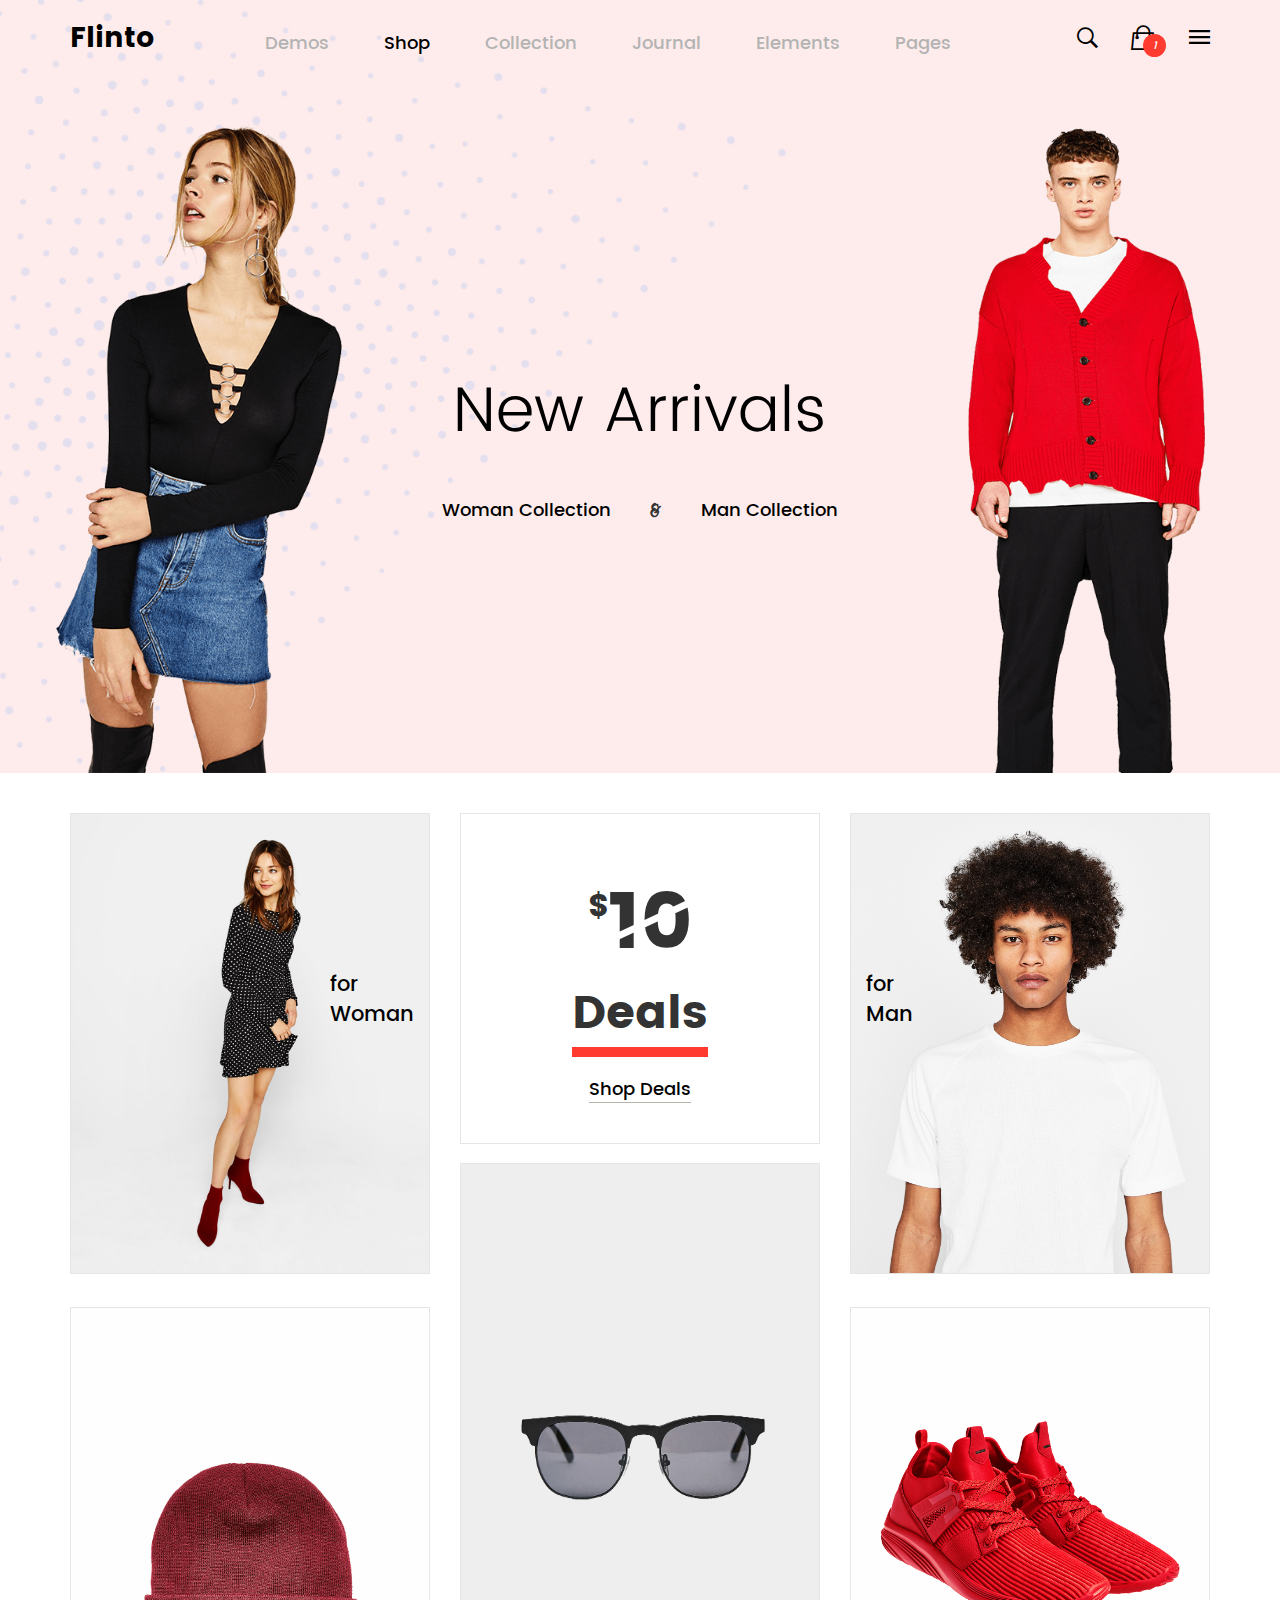
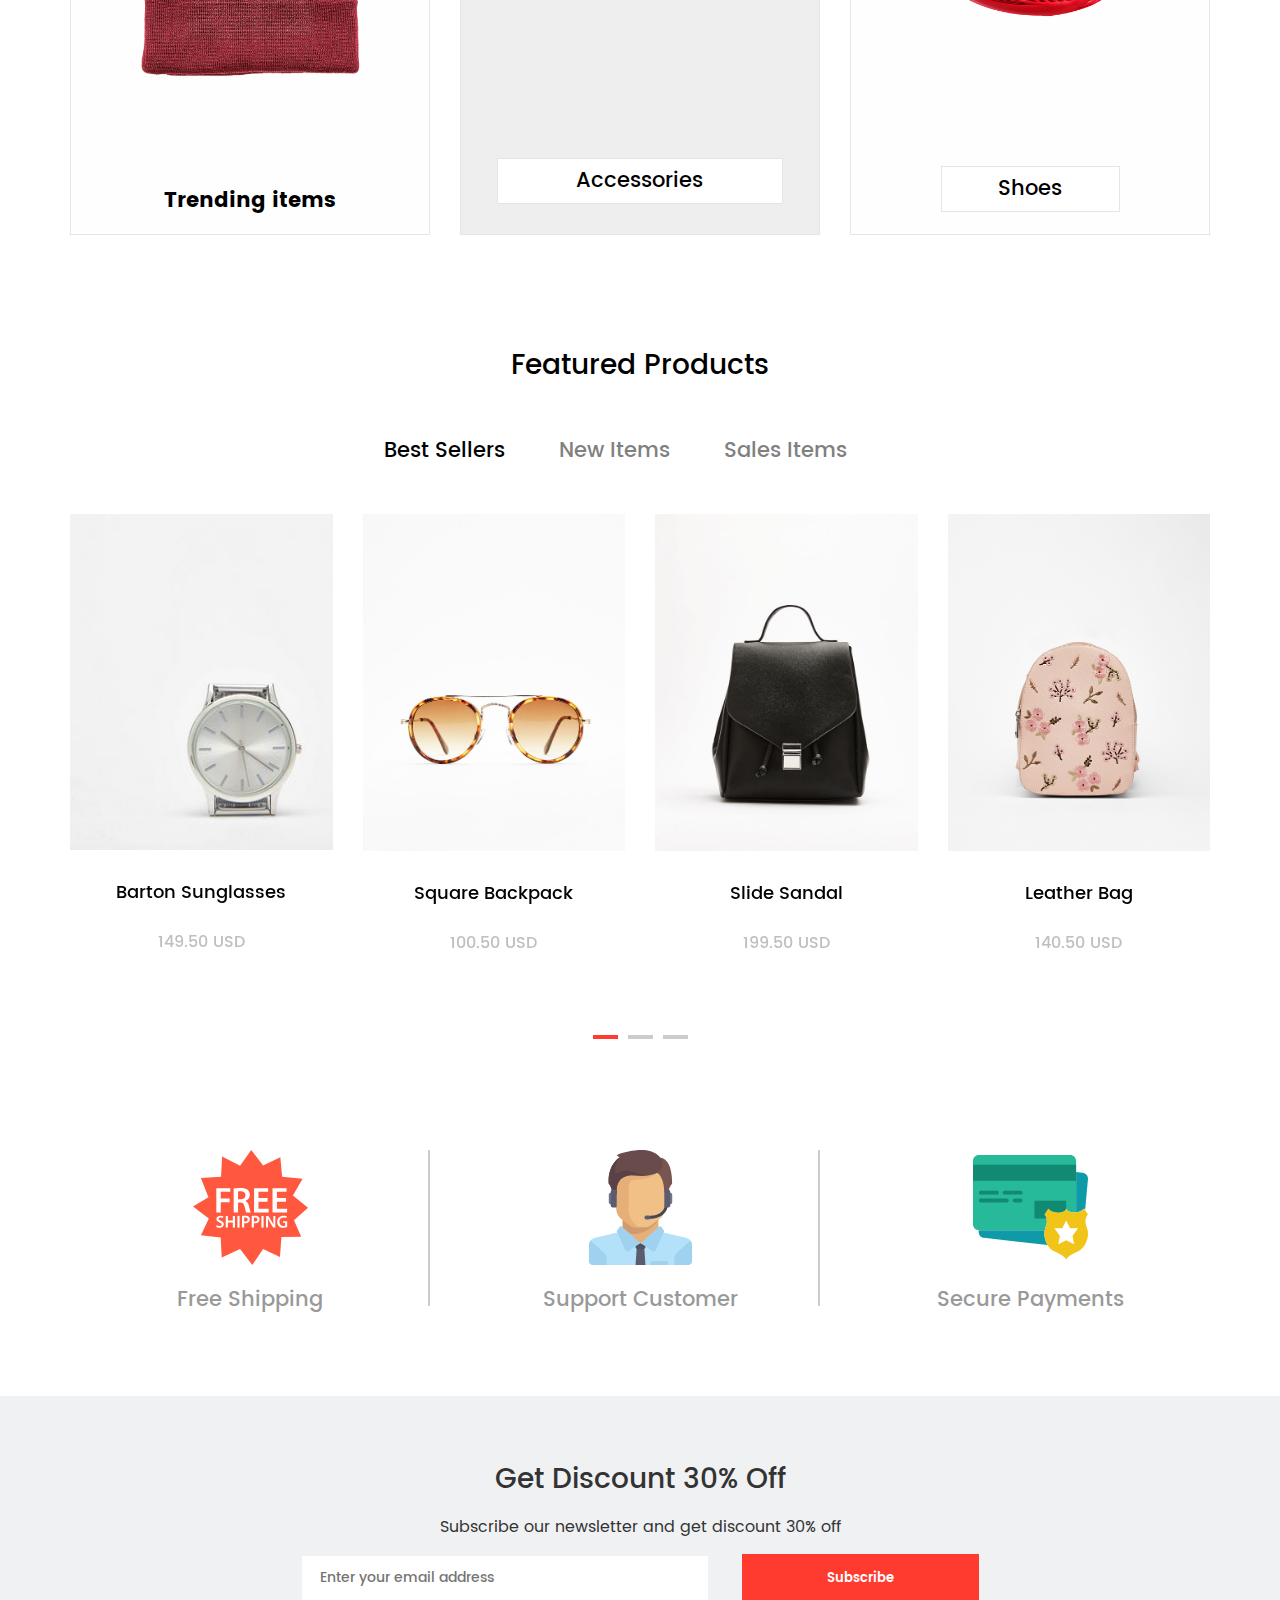
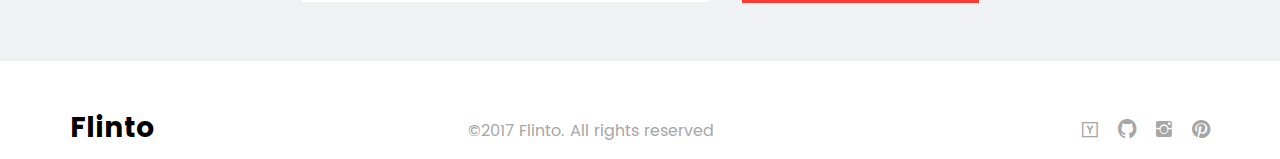
<file: shop-main.html>
<!DOCTYPE html>
<!--[if lt IE 7]><html lang="en" class="lt-ie9 lt-ie8 lt-ie7"><![endif]-->
<!--[if IE 7]><html lang="en" class="lt-ie9 lt-ie8"><![endif]-->
<!--[if IE 8]><html lang="en" class="lt-ie9"><![endif]-->
<!--[if gt IE 8]><!-->
<html lang="en">
	<head>
		<meta charset="utf-8">
		<title>Shop</title>
		<meta name="description" content="Online shop for woman and man"/>
		<meta name="keywords" content="shop, online shop">
		<meta name="author" content="webskyus">
		<meta http-equiv="X-UA-Compatible" content="IE=edge">
		<meta name="viewport" content="width=device-width, initial-scale=1, maximum-scale=1">
		<meta property="og:image" content="path/to/image.jpg">
		<link rel="shortcut icon" href="img/favicon/favicon1.ico" type="image/x-icon">
		<link rel="apple-touch-icon" href="img/favicon/apple-touch-icon1.png">
		<link rel="apple-touch-icon" sizes="72x72" href="img/favicon/apple-touch-icon-72x721.png">
		<link rel="apple-touch-icon" sizes="114x114" href="img/favicon/apple-touch-icon-114x1141.png">
		<!-- Chrome, Firefox OS and Opera -->
		<meta name="theme-color" content="#e01212">
		<!-- Windows Phone -->
		<meta name="msapplication-navbutton-color" content="#15b4d0">
		<!-- iOS Safari -->
		<meta name="apple-mobile-web-app-status-bar-style" content="#d00bc8">
	</head>
	<body id="body">
		<header class="main-header shop-header">
			<div class="container">
				<div class="row">
					<div class="col-xs-1 col-xs-push-5  col-sm-1 col-sm-push-5 col-md-2 col-md-push-5 col-lg-2 col-lg-push-0">
						<h1 class="main-header__logo">
							<a href="/">Flinto</a>
						</h1>
					</div>
					<div class="col-xs-5 col-sm-8 col-md-7 col-md-pull-2 col-lg-8 col-lg-pull-0">
						<nav class="main-header__nav">
							<div class="main-header__hamburger">
								<span class="main-header__line1"></span>
								<span class="main-header__line2"></span>
								<span class="main-header__line3"></span>
							</div>
							<ul class="main-header__item">
								<li><a href="./index.html">Demos</a></li>
								<li class="mail-header__list main-header__list--active"><a href="./shop-main.html">Shop</a></li>
								<li><a href="./collection.html">Collection</a></li>
								<li><a href="./journal.html">Journal</a></li>
								<li><a href="./404page.html">Elements</a></li>
								<li><a href="./comming-soon.html">Pages</a></li>
							</ul>
						</nav>
					</div>
					<div class="col-xs-4 col-xs-push-1 col-sm-2 col-sm-push-0 col-md-3 col-lg-2">
						<div class="main-header__icon-wrap">
							<a href="#" class="main-header__icon main-header__icon--search">
								<i class="ion-ios-search-strong"></i>
							</a>
							<a href="#" class="hidden-xs hidden-sm main-header__icon main-header__icon--favorite hidden">
								<i class="ion-android-favorite-outline"></i>
							</a>
							<a href="#" class="main-header__icon main-header__icon--basket">
								<i class="ion-bag"></i>
								<span>
									<i class="main-header__round">1</i>
								</span>
							</a>
							<a href="#" class="hidden-xs hidden-sm main-header__icon main-header__icon--hamburger">
								<i class="ion-android-menu"></i>
							</a>
						</div>
					</div>
				</div>
				<div class="row">
					<div class="main-header__basket-menu hidden-xs hidden-sm">
						<i class="main-header__close-menu ion-android-close"></i>
						<div class="main-header__menu-content">
							<div class="main-header__products-box main-header__products-box--1">
								<div class="main-header__products main-header__products--minipic">
									<img src="./img/demos/mini-cat/1.jpg" alt="Sweeatshirt">
								</div>
								<div class="main-header__products main-header__products--content">
									<h3>Sweeatshirt with hood</h3>
									<p>qty:
										<b>
											1</b>
									</p>
									<span>&#36;39.90</span>
								</div>
								<div class="main-header__products main-header__products--close">
									<i class="main-header__close-item main-header__close-btn--1 ion-android-close"></i>
								</div>
							</div>
							<div class="main-header__products-box main-header__products-box--2">
								<div class="main-header__products main-header__products--minipic">
									<img src="./img/demos/mini-cat/8.jpg" alt="Sweeatshirt">
								</div>
								<div class="main-header__products main-header__products--content">
									<h3>Sweeatshirt with hood</h3>
									<p>qty:
										<b>
											1</b>
									</p>
									<span>&#36;39.90</span>
								</div>
								<div class="main-header__products main-header__products--close">
									<i class="main-header__close-item main-header__close-btn--2 ion-android-close"></i>
								</div>
							</div>
							<div class="main-header__products-box main-header__products-box--3">
								<div class="main-header__products main-header__products--minipic">
									<img src="./img/demos/mini-cat/3.jpg" alt="Sweeatshirt">
								</div>
								<div class="main-header__products main-header__products--content">
									<h3>Sweeatshirt with hood</h3>
									<p>qty:
										<b>
											1</b>
									</p>
									<span>&#36;39.90</span>
								</div>
								<div class="main-header__products main-header__products--close">
									<i class="main-header__close-item main-header__close-btn--3 ion-android-close"></i>
								</div>
							</div>
							<div class="main-header__products-box main-header__products-box--4">
								<div class="main-header__products main-header__products--minipic">
									<img src="./img/demos/mini-cat/4.jpg" alt="Sweeatshirt">
								</div>
								<div class="main-header__products main-header__products--content">
									<h3>Sweeatshirt with hood</h3>
									<p>qty:
										<b>
											1</b>
									</p>
									<span>&#36;39.90</span>
								</div>
								<div class="main-header__products main-header__products--close">
									<i class="main-header__close-item main-header__close-btn--4 ion-android-close"></i>
								</div>
							</div>
							<div class="main-header__products-box main-header__products-box--5">
								<div class="main-header__products main-header__products--minipic">
									<img src="./img/demos/mini-cat/9.jpg" alt="Sweeatshirt">
								</div>
								<div class="main-header__products main-header__products--content">
									<h3>Sweeatshirt with hood</h3>
									<p>qty:
										<b>
											1</b>
									</p>
									<span>&#36;39.90</span>
								</div>
								<div class="main-header__products main-header__products--close">
									<i class="main-header__close-item main-header__close-btn--5 ion-android-close"></i>
								</div>
							</div>
						</div>
						<div class="main-header__basket-form">
							<h3>Subtotal
								<span class="main-header__total-price">&#36;200</span></h3>
							<form action="#">
								<a href="#">view cart</a>
								<a href="#">checkout</a>
							</form>
						</div>
					</div>
				</div>
				<div class="row">
					<div class="shop-header__collection">
						<div class="shop-header__collection-title">
							<h1>New Arrivals</h1>
							<div class="shop-header__link">
								<a href="./shop-sidebar.html">Woman Collection</a>
								<span>&amp;
								</span>
								<a href="./shop-sidebar.html">Man Collection</a>
							</div>
						</div>
					</div>
				</div>
				<div class="shop-header__search-box">
					<h2>Search</h2>
					<div class="shop-header__search-inner">
						<form action="#">
							<input type="text">
							<button class="shop-header__search-btn"><i class="ion-ios-search-strong"></i></button>
						</form>
					</div>
				</div>
			</div>
		</header>
		<main>
			<section class="shop-menu">
				<div class="container">
					<div class="row">
						<div class="col-sm-4 col-md-4 col-lg-4">
							<div class="shop-menu__box-w">
								<img src="./img/shop/main/woman.jpg" alt="woman clothes">
								<h4>
									<a href="#">for
										<br>
										Woman</a>
								</h4>
							</div>
						</div>
						<div class="col-sm-4 col-md-4 col-lg-4">
							<div class="shop-menu__deals">
								<div class="shop-menu__deals-text">
									<span>&#36;</span>
									<h5>10</h5>
								</div>
								<p>Deals</p>
								<br>
								<a href="#">Shop Deals</a>
							</div>
						</div>
						<div class="col-sm-4 col-md-4 col-lg-4">
							<div class="shop-menu__box-m">
								<img src="./img/shop/main/man.jpg" alt="man clothes">
								<h4>
									<a href="#">for
										<br>
										Man</a>
								</h4>
							</div>
						</div>
					</div>
					<div class="row">
						<div class="col-sm-4 col-md-4 col-lg-4">
							<div class="shop-menu__trending">
								<img src="./img/shop/main/items.png" alt="trending items">
								<h4>
									<a href="#">Trending items</a>
								</h4>
							</div>
						</div>
						<div class="col-sm-4 col-md-4 col-lg-4">
							<div class="shop-menu__box-a">
								<img src="./img/shop/main/accessory.png" alt="">
								<div class="shop-menu__a-text">
									<a href="#">Accessories</a>
								</div>
							</div>
						</div>
						<div class="col-sm-4 col-md-4 col-lg-4">
							<div class="shop-menu__shoes">
								<img src="./img/shop/main/7.png" alt="shoes">
								<div class="shop-menu__shoes-text">
									<a href="#">Shoes</a>
								</div>
							</div>
						</div>
					</div>
				</div>
			</section>
			<section class="featured">
				<div class="container">
					<div class="row">
						<div class="col-lg-12">
							<div class="featured__title">
								<h3>Featured Products</h3>
							</div>
						</div>
					</div>
					<div class="row">
						<div class='featured__tabs tabs'>
							<ul class='featured__horizontal horizontal'>
								<li>
									<a href="#tab-1">Best Sellers</a>
								</li>
								<li>
									<a href="#tab-2">New Items</a>
								</li>
								<li>
									<a href="#tab-3">Sales Items</a>
								</li>
							</ul>
							<div id='tab-1' class="tab-pane" data-animation="true">
								<div class="featured__tabs-slider">
									<div>
										<div class="col-sm-6 col-md-3 col-lg-3">
											<div class="featured__tabs-box">
												<img src="./img/shop/main/1.jpg" alt="featured products">
												<h5><a href="#">Barton Sunglasses</a></h5>
												<p>149.50 usd</p>
											</div>
										</div>
										<div class="col-sm-6 col-md-3 col-lg-3">
											<div class="featured__tabs-box">
												<img src="./img/shop/main/2.jpg" alt="Square Backpack">
												<h5><a href="#">Square Backpack</a></h5>
												<p>100.50 usd</p>
											</div>
										</div>
										<div class="col-sm-6 col-md-3 col-lg-3">
											<div class="featured__tabs-box">
												<img src="./img/shop/main/3.jpg" alt="Square Backpack">
												<h5><a href="#">Slide Sandal </a></h5>
												<p>199.50 usd</p>
											</div>
										</div>
										<div class="col-sm-6 col-md-3 col-lg-3">
											<div class="featured__tabs-box">
												<img src="./img/shop/main/4.jpg" alt="featured products">
												<h5><a href="#">Leather Bag</a></h5>
												<p>140.50 usd</p>
											</div>
										</div>
									</div>
									<div>
										<div class="col-sm-6 col-md-3 col-lg-3">
											<div class="featured__tabs-box">
												<img src="./img/shop/main/5.jpg" alt="featured products">
												<h5><a href="#">Barton Sunglasses</a></h5>
												<p>143.00 usd</p>
											</div>
										</div>
										<div class="col-sm-6 col-md-3 col-lg-3">
											<div class="featured__tabs-box">
												<img src="./img/shop/main/6.jpg" alt="Square Backpack">
												<h5><a href="#">Square Backpack</a></h5>
												<p>300.00 usd</p>
											</div>
										</div>
										<div class="col-sm-6 col-md-3 col-lg-3">
											<div class="featured__tabs-box">
												<img src="./img/shop/main/12.jpg" alt="Square Backpack">
												<h5><a href="#">Slide Sandal </a></h5>
												<p>299.50 usd</p>
											</div>
										</div>
										<div class="col-sm-6 col-md-3 col-lg-3">
											<div class="featured__tabs-box">
												<img src="./img/shop/main/7.jpg" alt="featured products">
												<h5><a href="#">Leather Bag</a></h5>
												<p>40.50 usd</p>
											</div>
										</div>
									</div>
									<div>
										<div class="col-sm-6 col-md-3 col-lg-3">
											<div class="featured__tabs-box">
												<img src="./img/shop/main/8.jpg" alt="featured products">
												<h5><a href="#">Barton Sunglasses</a></h5>
												<p>39.50 usd</p>
											</div>
										</div>
										<div class="col-sm-6 col-md-3 col-lg-3">
											<div class="featured__tabs-box">
												<img src="./img/shop/main/9.jpg" alt="Square Backpack">
												<h5><a href="#">Square Backpack</a></h5>
												<p>10.50 usd</p>
											</div>
										</div>
										<div class="col-sm-6 col-md-3 col-lg-3">
											<div class="featured__tabs-box">
												<img src="./img/shop/main/11.jpg" alt="Square Backpack">
												<h5><a href="#">Slide Sandal </a></h5>
												<p>599.50 usd</p>
											</div>
										</div>
										<div class="col-sm-6 col-md-3 col-lg-3">
											<div class="featured__tabs-box">
												<img src="./img/shop/main/12.jpg" alt="featured products">
												<h5><a href="#">Leather Bag</a></h5>
												<p>70.50 usd</p>
											</div>
										</div>
									</div>
								</div>
							</div>
							<div id='tab-2' class="tab-pane">
								<div class="featured__tabs-slider1">
									<div>
										<div class="col-sm-6 col-md-3 col-lg-3">
											<div class="featured__tabs-box">
												<img src="./img/shop/main/8.jpg" alt="featured products">
												<h5><a href="#">Barton Sunglasses</a></h5>
												<p>39.50 usd</p>
											</div>
										</div>
										<div class="col-sm-6 col-md-3 col-lg-3">
											<div class="featured__tabs-box">
												<img src="./img/shop/main/9.jpg" alt="Square Backpack">
												<h5><a href="#">Square Backpack</a></h5>
												<p>10.50 usd</p>
											</div>
										</div>
										<div class="col-sm-6 col-md-3 col-lg-3">
											<div class="featured__tabs-box">
												<img src="./img/shop/main/11.jpg" alt="Square Backpack">
												<h5><a href="#">Slide Sandal </a></h5>
												<p>599.50 usd</p>
											</div>
										</div>
										<div class="col-sm-6 col-md-3 col-lg-3">
											<div class="featured__tabs-box">
												<img src="./img/shop/main/12.jpg" alt="featured products">
												<h5><a href="#">Leather Bag</a></h5>
												<p>70.50 usd</p>
											</div>
										</div>
									</div>
									<div>
										<div class="col-sm-6 col-md-3 col-lg-3">
											<div class="featured__tabs-box">
												<img src="./img/shop/main/1.jpg" alt="featured products">
												<h5><a href="#">Barton Sunglasses</a></h5>
												<p>149.50 usd</p>
											</div>
										</div>
										<div class="col-sm-6 col-md-3 col-lg-3">
											<div class="featured__tabs-box">
												<img src="./img/shop/main/2.jpg" alt="Square Backpack">
												<h5><a href="#">Square Backpack</a></h5>
												<p>100.50 usd</p>
											</div>
										</div>
										<div class="col-sm-6 col-md-3 col-lg-3">
											<div class="featured__tabs-box">
												<img src="./img/shop/main/3.jpg" alt="Square Backpack">
												<h5><a href="#">Slide Sandal </a></h5>
												<p>199.50 usd</p>
											</div>
										</div>
										<div class="col-sm-6 col-md-3 col-lg-3">
											<div class="featured__tabs-box">
												<img src="./img/shop/main/4.jpg" alt="featured products">
												<h5><a href="#">Leather Bag</a></h5>
												<p>140.50 usd</p>
											</div>
										</div>
									</div>
									<div>
										<div class="col-sm-6 col-md-3 col-lg-3">
											<div class="featured__tabs-box">
												<img src="./img/shop/main/5.jpg" alt="featured products">
												<h5><a href="#">Barton Sunglasses</a></h5>
												<p>143.00 usd</p>
											</div>
										</div>
										<div class="col-sm-6 col-md-3 col-lg-3">
											<div class="featured__tabs-box">
												<img src="./img/shop/main/6.jpg" alt="Square Backpack">
												<h5><a href="#">Square Backpack</a></h5>
												<p>300.00 usd</p>
											</div>
										</div>
										<div class="col-sm-6 col-md-3 col-lg-3">
											<div class="featured__tabs-box">
												<img src="./img/shop/main/12.jpg" alt="Square Backpack">
												<h5><a href="#">Slide Sandal </a></h5>
												<p>299.50 usd</p>
											</div>
										</div>
										<div class="col-sm-6 col-md-3 col-lg-3">
											<div class="featured__tabs-box">
												<img src="./img/shop/main/7.jpg" alt="featured products">
												<h5><a href="#">Leather Bag</a></h5>
												<p>40.50 usd</p>
											</div>
										</div>
									</div>
								</div>
							</div>
							<div id='tab-3' class="tab-pane">
								<div class="featured__tabs-slider2">
									<div>
										<div class="col-sm-6 col-md-3 col-lg-3">
											<div class="featured__tabs-box">
												<img src="./img/shop/main/3.jpg" alt="Square Backpack">
												<h5><a href="#">Slide Sandal </a></h5>
												<p>199.50 usd</p>
											</div>
										</div>
										<div class="col-sm-6 col-md-3 col-lg-3">
											<div class="featured__tabs-box">
												<img src="./img/shop/main/4.jpg" alt="featured products">
												<h5><a href="#">Leather Bag</a></h5>
												<p>140.50 usd</p>
											</div>
										</div>
										<div class="col-sm-6 col-md-3 col-lg-3">
											<div class="featured__tabs-box">
												<img src="./img/shop/main/2.jpg" alt="Square Backpack">
												<h5><a href="#">Square Backpack</a></h5>
												<p>100.50 usd</p>
											</div>
										</div>
										<div class="col-sm-6 col-md-3 col-lg-3">
											<div class="featured__tabs-box">
												<img src="./img/shop/main/1.jpg" alt="featured products">
												<h5><a href="#">Barton Sunglasses</a></h5>
												<p>149.50 usd</p>
											</div>
										</div>
									</div>
									<div>
										<div class="col-sm-6 col-md-3 col-lg-3">
											<div class="featured__tabs-box">
												<img src="./img/shop/main/5.jpg" alt="featured products">
												<h5><a href="#">Barton Sunglasses</a></h5>
												<p>143.00 usd</p>
											</div>
										</div>
										<div class="col-sm-6 col-md-3 col-lg-3">
											<div class="featured__tabs-box">
												<img src="./img/shop/main/6.jpg" alt="Square Backpack">
												<h5><a href="#">Square Backpack</a></h5>
												<p>300.00 usd</p>
											</div>
										</div>
										<div class="col-sm-6 col-md-3 col-lg-3">
											<div class="featured__tabs-box">
												<img src="./img/shop/main/12.jpg" alt="Square Backpack">
												<h5><a href="#">Slide Sandal </a></h5>
												<p>299.50 usd</p>
											</div>
										</div>
										<div class="col-sm-6 col-md-3 col-lg-3">
											<div class="featured__tabs-box">
												<img src="./img/shop/main/7.jpg" alt="featured products">
												<h5><a href="#">Leather Bag</a></h5>
												<p>40.50 usd</p>
											</div>
										</div>
									</div>
									<div>
										<div class="col-sm-6 col-md-3 col-lg-3">
											<div class="featured__tabs-box">
												<img src="./img/shop/main/8.jpg" alt="featured products">
												<h5><a href="#">Barton Sunglasses</a></h5>
												<p>39.50 usd</p>
											</div>
										</div>
										<div class="col-sm-6 col-md-3 col-lg-3">
											<div class="featured__tabs-box">
												<img src="./img/shop/main/9.jpg" alt="Square Backpack">
												<h5><a href="#">Square Backpack</a></h5>
												<p>10.50 usd</p>
											</div>
										</div>
										<div class="col-sm-6 col-md-3 col-lg-3">
											<div class="featured__tabs-box">
												<img src="./img/shop/main/11.jpg" alt="Square Backpack">
												<h5><a href="#">Slide Sandal </a></h5>
												<p>599.50 usd</p>
											</div>
										</div>
										<div class="col-sm-6 col-md-3 col-lg-3">
											<div class="featured__tabs-box">
												<img src="./img/shop/main/12.jpg" alt="featured products">
												<h5><a href="#">Leather Bag</a></h5>
												<p>70.50 usd</p>
											</div>
										</div>
									</div>
								</div>
							</div>
						</div>
					</div>
					<div class="row">
						<div class="col-sm-4 col-md-4 col-lg-4">
							<div class="featured__offers">
								<img src="img/shop/main/icon/shipping.svg" alt="Free shipping for you">
								<h6>Free Shipping</h6>
							</div>
						</div>
						<div class="col-sm-4 col-md-4 col-lg-4">
							<div class="featured__offers">
								<img src="img/shop/main/icon/customer-service.svg" alt="Free shipping for you">
								<h6>Support Customer</h6>
							</div>
						</div>
						<div class="col-sm-4 col-md-4 col-lg-4">
							<div class="featured__offers featured__offers--line">
								<img src="img/shop/main/icon/credit-card.svg" alt="Free shipping for you">
								<h6>Secure Payments</h6>
							</div>
						</div>
					</div>
				</div>
			</section>
			<section class="discount">
				<div class="container">
					<div class="row">
						<div class="col-lg-12">
							<div class="discount__title">
								<h2>Get Discount 30% Off</h2>
								<p>Subscribe our newsletter and get discount 30% off</p>
							</div>
						</div>
					</div>
					<div class="row">
						<div class="col-lg-12">
							<form action="#" class="discount__subscribe">
								<input type="text" required="required" placeholder="Enter your email address">
								<button class="discount__subscribe-btn">Subscribe</button>
							</form>
						</div>
					</div>
				</div>
			</section>
		</main>
		<footer class="footer">
			<div class="container">
				<div class="row">
					<div class="col-sm-2 col-md-2 col-lg-2">
						<h1 class="footer__logo">
							<a href="/">Flinto</a>
						</h1>
					</div>
					<div class="col-sm-7 col-md-7 col-lg-7">
						<div class="footer__right">
							<p>&copy;2017 Flinto. All rights reserved</p>
						</div>
					</div>
					<div class="col-sm-3 col-md-3 col-lg-3">
						<div class="footer__share">
							<a href="#">
								<i class="ion-social-pinterest"></i>
							</a>
							<a href="#">
								<i class="ion-social-instagram"></i>
							</a>
							<a href="#">
								<i class="ion-social-github"></i>
							</a>
							<a href="#">
								<i class="ion-social-hackernews-outline"></i>
							</a>
						</div>
					</div>
				</div>
			</div>
		</footer>

		<!-- for IE -->
		<!--[if lt IE 9]> <script src="libs/html5shiv/es5-shim.min.js"></script> <script src="libs/html5shiv/html5shiv.min.js"></script> <script src="libs/html5shiv/html5shiv-printshiv.min.js"></script> <script src="libs/respond/respond.min.js"></script>
		<![endif]-->
		<!-- Link Files -->
		<!-- Popup and other hidden elements -->
		<div class="hidden">
			<form>
				<!-- Hidden Required Fields -->
				<input name="project_name" value="Site Name">
				<input name="admin_email" value="admin@mail.com">
				<input name="form_subject" value="Form Subject">
				<!-- END Hidden Required Fields -->
				<input type="text" name="Name" placeholder="You name..." required="required"><br>
				<input type="text" name="E-mail" placeholder="You E-mail..." required="required"><br>
				<input type="text" name="Phone" placeholder="You phone..."><br>
				<button>Send</button>
			</form>
		</div>
		<!-- /popup -->
		<!-- Style -->
		<link rel="stylesheet" href="css/normalize.css">
		<link rel="stylesheet" href="css/main.css">
		<link rel="stylesheet" href="libs/slick/slick.css"/>
		<link rel="stylesheet" href="libs/slick/slick-theme.css"/>
		<link rel="stylesheet" href="libs/bootstrap/bootstrap-grid.css">
		<link rel="stylesheet" href="libs/magnific-popup/magnific-popup.css">
		<link rel="stylesheet" href="libs/accordion/jquery.navgoco.css">
		<link rel="stylesheet" href="libs/ionicons-2.0.1/ionicons.min.css">
		<!-- Script -->
		<script src="libs/jquery/dist/jquery.min.js"></script>
		<script src="libs/magnific-popup/jquery.magnific-popup.min.js"></script>
		<script src="libs/slick/slick.min.js"></script>
		<script src="libs/Tabslet-master/jquery.tabslet.min.js"></script>
		<script src="libs/accordion/navgoco.js"></script>
		<script src="libs/musk/jquery.mask.min.js"></script>
		<script src="js/main.js"></script>
		<!-- Метрика для сайта -->
		<!-- Yandex.Metrika counter -->
		<!-- Yandex.Metrika counter -->

		<!-- Google Analytics counter -->
		<!-- /Google Analytics counter -->

		<!-- Callback и другие плагины для обратной связи -->
	</body>
</html>
</file>
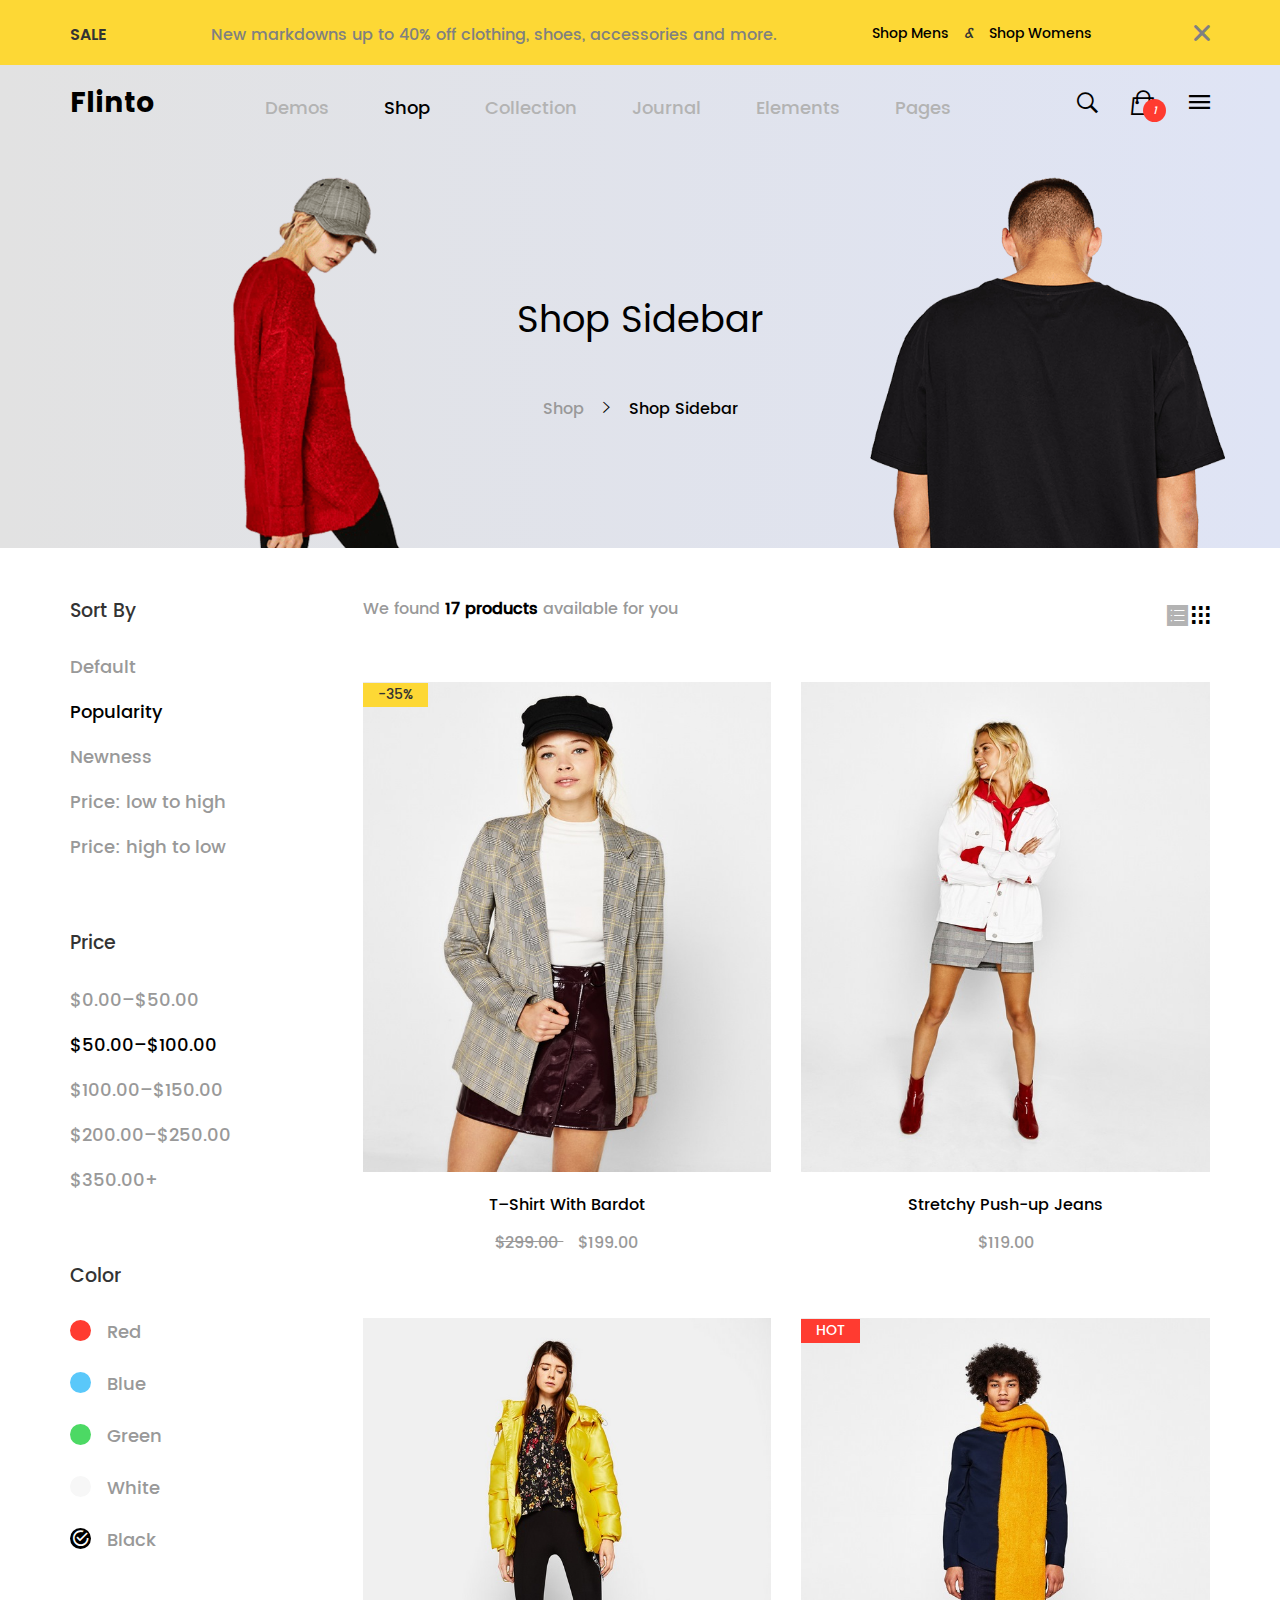
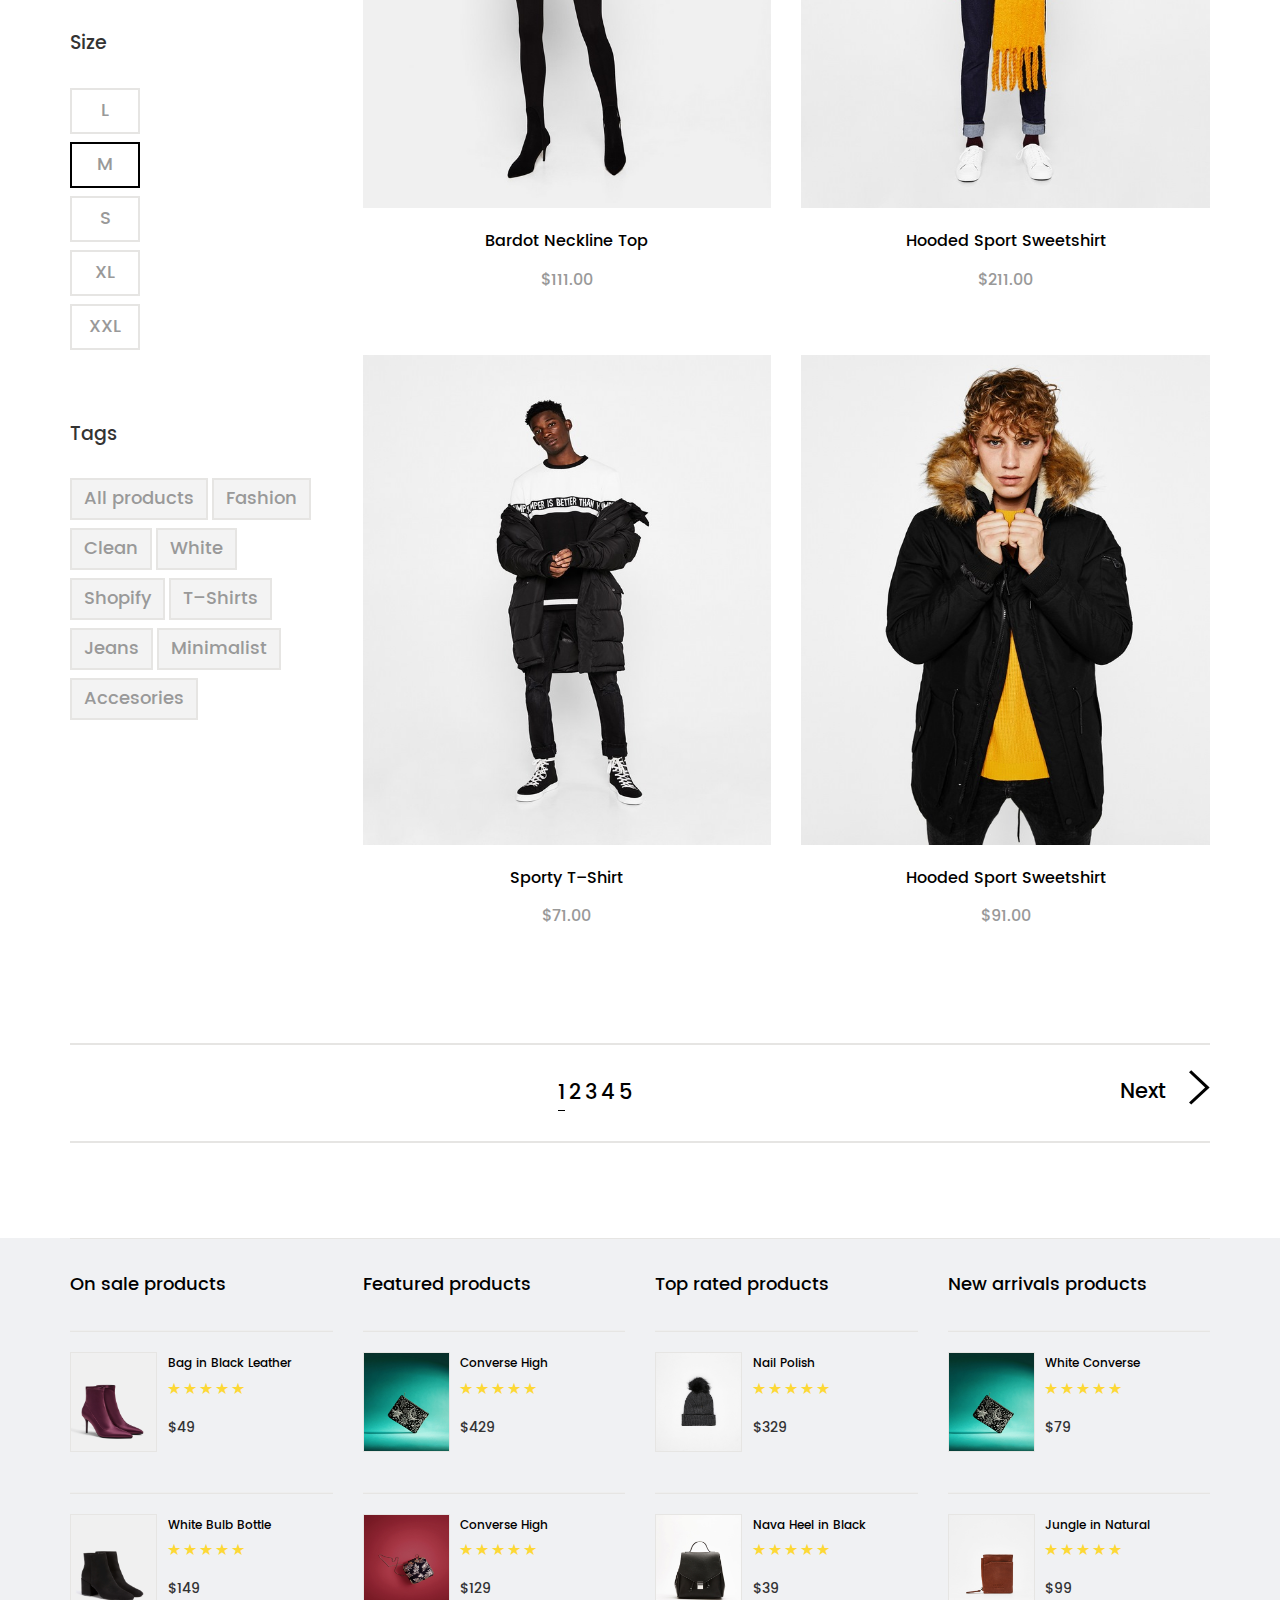
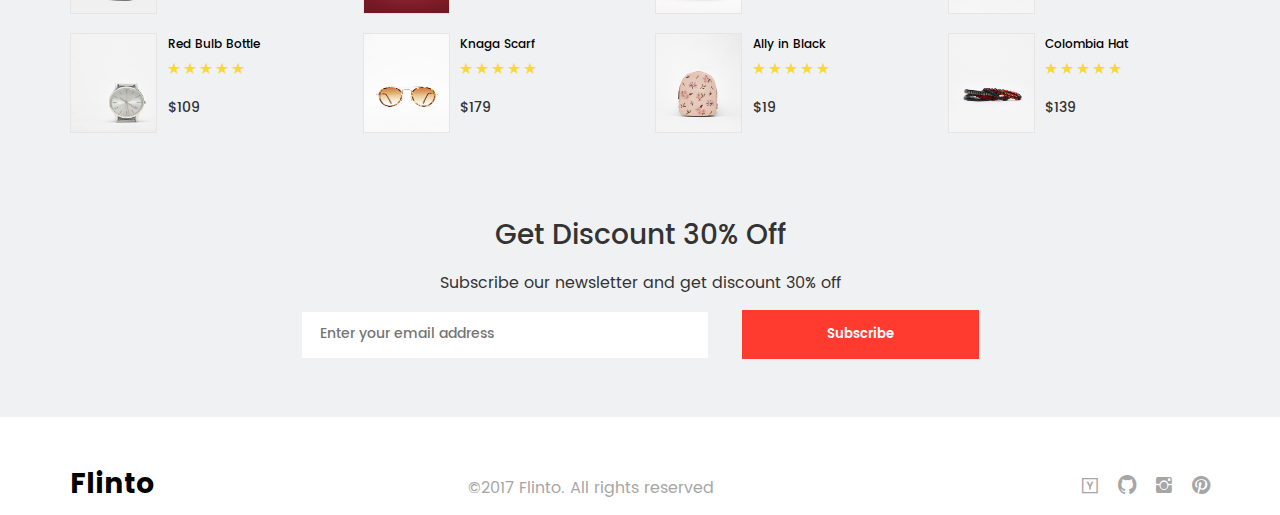
<file: shop-sidebar.html>
<!DOCTYPE html>
<!--[if lt IE 7]><html lang="en" class="lt-ie9 lt-ie8 lt-ie7"><![endif]-->
<!--[if IE 7]><html lang="en" class="lt-ie9 lt-ie8"><![endif]-->
<!--[if IE 8]><html lang="en" class="lt-ie9"><![endif]-->
<!--[if gt IE 8]><!-->
<html lang="en">
	<head>
		<meta charset="utf-8">
		<title>Shop sidebar</title>
		<meta name="description" content="Online shop for woman and man"/>
		<meta name="keywords" content="shop, online shop">
		<meta name="author" content="webskyus">
		<meta http-equiv="X-UA-Compatible" content="IE=edge">
		<meta name="viewport" content="width=device-width, initial-scale=1, maximum-scale=1">
		<meta property="og:image" content="path/to/image.jpg">
		<link rel="shortcut icon" href="img/favicon/favicon1.ico" type="image/x-icon">
		<link rel="apple-touch-icon" href="img/favicon/apple-touch-icon1.png">
		<link rel="apple-touch-icon" sizes="72x72" href="img/favicon/apple-touch-icon-72x721.png">
		<link rel="apple-touch-icon" sizes="114x114" href="img/favicon/apple-touch-icon-114x1141.png">
		<!-- Chrome, Firefox OS and Opera -->
		<meta name="theme-color" content="#e01212">
		<!-- Windows Phone -->
		<meta name="msapplication-navbutton-color" content="#15b4d0">
		<!-- iOS Safari -->
		<meta name="apple-mobile-web-app-status-bar-style" content="#d00bc8">
	</head>
	<body id="body">
		<header class="main-header shop-header sidebar-header">
      <div class="sidebar-header__sale">
        <div class="container">
          <div class="row">
            <div class="sidebar-header__sale-title">
              <div class="col-xs-1 col-sm-1"><p>Sale</p></div>
              <div class="col-xs-5 col-sm-7"><h4>New markdowns up to 40% off clothing, shoes, accessories and more.</h4></div>
              <div class="col-xs-4 col-sm-3">
                <div class="sidebar-header__nav">
                  <a href="#">Shop Mens</a>
                  <i>&amp;</i>
                  <a href="#">Shop Womens</a>
                </div>
              </div>
              <div class="col-xs-1 col-sm-1">
                <i class="sidebar-header__close-btn ion-close-round pull-right"></i>
              </div>
            </div>
          </div>
        </div>
      </div>
			<div class="container">
				<div class="row">
					<div class="col-xs-1 col-xs-push-5  col-sm-1 col-sm-push-5 col-md-2 col-md-push-5 col-lg-2 col-lg-push-0">
						<h1 class="main-header__logo">
							<a href="/">Flinto</a>
						</h1>
					</div>
					<div class="col-xs-5 col-sm-8 col-md-7 col-md-pull-2 col-lg-8 col-lg-pull-0">
						<nav class="main-header__nav">
							<div class="main-header__hamburger">
								<span class="main-header__line1"></span>
								<span class="main-header__line2"></span>
								<span class="main-header__line3"></span>
							</div>
							<ul class="journal-header__item main-header__item">
								<li><a href="./index.html">Demos</a></li>
								<li class="mail-header__list main-header__list--active"><a href="./shop-main.html">Shop</a></li>
								<li><a href="./collection.html">Collection</a></li>
								<li><a href="./journal.html">Journal</a></li>
								<li><a href="./404page.html">Elements</a></li>
								<li><a href="./comming-soon.html">Pages</a></li>
							</ul>
						</nav>
					</div>
					<div class="col-xs-4 col-xs-push-1 col-sm-2 col-sm-push-0 col-md-3 col-lg-2">
						<div class="main-header__icon-wrap">
							<a href="#" class="main-header__icon main-header__icon--search">
								<i class="ion-ios-search-strong"></i>
							</a>
							<a href="#" class="hidden-xs hidden-sm main-header__icon main-header__icon--favorite hidden">
								<i class="ion-android-favorite-outline"></i>
							</a>
							<a href="#" class="main-header__icon main-header__icon--basket">
								<i class="ion-bag"></i>
								<span>
									<i class="main-header__round">1</i>
								</span>
							</a>
							<a href="#" class="hidden-xs hidden-sm main-header__icon main-header__icon--hamburger">
								<i class="ion-android-menu"></i>
							</a>
						</div>
					</div>
				</div>
				<div class="row">
					<div class="main-header__basket-menu hidden-xs hidden-sm">
						<i class="main-header__close-menu ion-android-close"></i>
						<div class="main-header__menu-content">
							<div class="main-header__products-box main-header__products-box--1">
								<div class="main-header__products main-header__products--minipic">
									<img src="./img/demos/mini-cat/1.jpg" alt="Sweeatshirt">
								</div>
								<div class="main-header__products main-header__products--content">
									<h3>Sweeatshirt with hood</h3>
									<p>qty:
										<b>
											1</b>
									</p>
									<span>&#36;39.90</span>
								</div>
								<div class="main-header__products main-header__products--close">
									<i class="main-header__close-item main-header__close-btn--1 ion-android-close"></i>
								</div>
							</div>
							<div class="main-header__products-box main-header__products-box--2">
								<div class="main-header__products main-header__products--minipic">
									<img src="./img/demos/mini-cat/8.jpg" alt="Sweeatshirt">
								</div>
								<div class="main-header__products main-header__products--content">
									<h3>Sweeatshirt with hood</h3>
									<p>qty:
										<b>
											1</b>
									</p>
									<span>&#36;39.90</span>
								</div>
								<div class="main-header__products main-header__products--close">
									<i class="main-header__close-item main-header__close-btn--2 ion-android-close"></i>
								</div>
							</div>
							<div class="main-header__products-box main-header__products-box--3">
								<div class="main-header__products main-header__products--minipic">
									<img src="./img/demos/mini-cat/3.jpg" alt="Sweeatshirt">
								</div>
								<div class="main-header__products main-header__products--content">
									<h3>Sweeatshirt with hood</h3>
									<p>qty:
										<b>
											1</b>
									</p>
									<span>&#36;39.90</span>
								</div>
								<div class="main-header__products main-header__products--close">
									<i class="main-header__close-item main-header__close-btn--3 ion-android-close"></i>
								</div>
							</div>
							<div class="main-header__products-box main-header__products-box--4">
								<div class="main-header__products main-header__products--minipic">
									<img src="./img/demos/mini-cat/4.jpg" alt="Sweeatshirt">
								</div>
								<div class="main-header__products main-header__products--content">
									<h3>Sweeatshirt with hood</h3>
									<p>qty:
										<b>
											1</b>
									</p>
									<span>&#36;39.90</span>
								</div>
								<div class="main-header__products main-header__products--close">
									<i class="main-header__close-item main-header__close-btn--4 ion-android-close"></i>
								</div>
							</div>
							<div class="main-header__products-box main-header__products-box--5">
								<div class="main-header__products main-header__products--minipic">
									<img src="./img/demos/mini-cat/9.jpg" alt="Sweeatshirt">
								</div>
								<div class="main-header__products main-header__products--content">
									<h3>Sweeatshirt with hood</h3>
									<p>qty:
										<b>
											1</b>
									</p>
									<span>&#36;39.90</span>
								</div>
								<div class="main-header__products main-header__products--close">
									<i class="main-header__close-item main-header__close-btn--5 ion-android-close"></i>
								</div>
							</div>
						</div>
						<div class="main-header__basket-form">
							<h3>Subtotal
								<span class="main-header__total-price">&#36;200</span></h3>
							<form action="#">
								<a href="#">view cart</a>
								<a href="#">checkout</a>
							</form>
						</div>
					</div>
				</div>
				<div class="row">
					<div class="sidebar-header__collection">
						<div class="sidebar-header__collection-title">
							<h2>Shop Sidebar</h2>
							<div class="sidebar-header__link">
								<a href="#">Shop</a>
								<i class="ion-ios-arrow-right"></i>
								<a href="#">Shop Sidebar</a>
							</div>
						</div>
					</div>
				</div>
				<div class="sidebar-header__search-box shop-header__search-box">
					<h2>Search</h2>
					<div class="shop-header__search-inner">
						<form action="#">
							<input type="text">
							<button class="shop-header__search-btn pull-right"><i class="ion-ios-search-strong"></i></button>
						</form>
					</div>
				</div>
			</div>
		</header>
		<main>
      <section class="content">
        <div class="container">
          <div class="row hidden-sm hidden-md hidden-lg">
            <i class="content__aside pull-right ion-android-options"></i>
          </div>
          <div class="row">
            <div class="col-sm-3 col-md-3 col-lg-3">
              <aside class="content__sidebar">
                <div class="row">
                  <div class="col-lg-12">
                    <form action="#" class="content__main-sort">
                      <h3>Sort By</h3>
                      <ul class="content__main-item">
                        <li><a href="#">Default</a></li>
                        <li class="content__main-list content__main-list--active"><a href="#">Popularity</a></li>
                        <li><a href="#">Newness</a></li>
                        <li><a href="#">Price: low to high</a></li>
                        <li><a href="#">Price: high to low</a></li>
                      </ul>
                    </form>
                  </div>
                </div>
                <div class="row">
                  <div class="col-lg-12">
                    <form action="#" class="content__sort-price">
                      <h3>Price</h3>
                      <ul class="content__sort-item">
                          <li><a href="#">$0.00–$50.00</a></li>
                          <li class="content__sort-list content__sort-list--active"><a href="#">$50.00–$100.00</a></li>
                          <li><a href="#">$100.00–$150.00</a></li>
                          <li><a href="#">$200.00–$250.00</a></li>
                          <li><a href="#">$350.00+</a></li>
                      </ul>
                    </form>
                  </div>
                </div>
                <div class="row">
                  <div class="col-lg-12">
                    <form action="#" class="content__color">
                      <h3>Color</h3>
                      <ul class="content__color-item">
                        <li><i class="content__color-icon content__color-icon--red"></i><a href="#">Red</a></li>
                        <li><i class="content__color-icon content__color-icon--blue"></i><a href="#">Blue</a></li>
                        <li><i class="content__color-icon content__color-icon--green"></i><a href="#">Green</a></li>
                        <li><i class="content__color-icon content__color-icon--white"></i><a href="#">White</a></li>
                        <li class="content__color-list content__color-list--active"><i class="content__color-icon content__color-icon--black ion-android-checkmark-circle"></i><a href="#">Black</a></li>
                      </ul>
                    </form>
                  </div>
                </div>
                <div class="row">
                  <div class="col-lg-12">
                    <form action="#" class="content__size">
                      <h3>Size</h3>
                      <ul class="content__size-item">
                        <li><a href="#">l</a></li>
                        <li class="content__size-list content__size-list--active"><a href="#">m</a></li>
                        <li><a href="#">s</a></li>
                        <li><a href="#">xl</a></li>
                        <li><a href="#">xxl</a></li>
                      </ul>
                    </form>
                  </div>
                </div>
                <div class="row">
                  <div class="col-lg-12">
                    <form action="#" class="content__tags">
                      <h3>Tags</h3>
                      <ul class="content__tags-item">
                        <li class="content__tags-list content__tags-list--active"><a href="#">All products</a></li><!---->
                        <li><a href="#">Fashion</a></li>
                        <li><a href="#">Clean</a></li>
                        <li><a href="#">White</a></li>
                        <li><a href="#">Shopify</a></li>
                        <li><a href="#">T–Shirts</a></li>
                        <li><a href="#">Jeans</a></li>
                        <li><a href="#">Minimalist</a></li>
                        <li><a href="#">Accesories</a></li>
                      </ul>
                    </form>
                  </div>
                </div>
              </aside>
            </div>
            <div class="col-sm-9 col-md-9 col-lg-9">
              <div class="row">
                <div class="col-xs-10">
                  <div class="content__title">
                    <h4>We found <strong>17 products</strong> available for you</h4>
                  </div>
                </div>
                <div class="col-xs-2">
                  <div class="content__icon">
                    <a href="#" class="content__view"><i class="ion-ios-list"></i></a>
                    <a href="#" class="content__view content__view--active"><i class="ion-grid"></i></a>
                  </div>
                </div>
              </div>
              <div class="row">
                <div class="col-sm-6">
                  <div class="content__products">
                    <img src="./img/shop/shop-sidebar/main-item/1.jpg" alt="T-shirt">
                    <div class="content__products-title">
                      <h4><a href="./shop-cart.html">T–Shirt With Bardot</a></h4>
                      <p><b>&#36;299.00 </b> &#36;199.00</p>
                    </div>
                    <div class="content__products-discount content__products-discount--yellow">-35%</div>
                  </div>
                </div>
                <div class="col-sm-6">
                  <div class="content__products">
                    <img src="./img/shop/shop-sidebar/main-item/2.jpg" alt="T-shirt">
                    <div class="content__products-title">
                      <h4><a href="./shop-cart.html">Stretchy Push-up Jeans</a></h4>
                      <p>&#36;119.00</p>
                    </div>
                  </div>
                </div>
                <div class="col-sm-6">
                  <div class="content__products">
                    <img src="./img/shop/shop-sidebar/main-item/3.jpg" alt="T-shirt">
                    <div class="content__products-title">
                      <h4><a href="./shop-cart.html">Bardot Neckline Top</a></h4>
                      <p>&#36;111.00</p>
                    </div>
                  </div>
                </div>
                <div class="col-sm-6">
                  <div class="content__products">
                    <img src="./img/shop/shop-sidebar/main-item/4.jpg" alt="T-shirt">
                    <div class="content__products-title">
                      <h4><a href="./shop-cart.html">Hooded Sport Sweetshirt</a></h4>
                      <p>&#36;211.00</p>
                    </div>
                    <div class="content__products-discount content__products-discount--red">hot</div>
                  </div>
                </div>
                <div class="col-sm-6">
                  <div class="content__products">
                    <img src="./img/shop/shop-sidebar/main-item/5.jpg" alt="T-shirt">
                    <div class="content__products-title">
                      <h4><a href="./shop-cart.html">Sporty T–Shirt</a></h4>
                      <p>&#36;71.00</p>
                    </div>
                  </div>
                </div>
                <div class="col-sm-6">
                  <div class="content__products">
                    <img src="./img/shop/shop-sidebar/main-item/6.jpg" alt="T-shirt">
                    <div class="content__products-title">
                      <h4><a href="./shop-cart.html">Hooded Sport Sweetshirt</a></h4>
                      <p>&#36;91.00</p>
                    </div>
                  </div>
                </div>
              </div>
            </div>
          </div>
          <div class="row">
            <div class="col-lg-12">
              <div class="content__pagination clearfix">
                <a href="" class="content__pagination-nav content__pagination-nav--prev hidden"><i class="ion-ios-arrow-left"></i>Prev</a>
                <a href="" class="content__pagination-nav content__pagination-nav--next">Next <i class="ion-ios-arrow-right"></i></a>
                <ul class="content__pagination-item">
                  <li class="content__pagination-list content__pagination-list--active"><a href="#">1</a></li>
                  <li><a href="#">2</a></li>
                  <li><a href="#">3</a></li>
                  <li><a href="#">4</a></li>
                  <li><a href="#">5</a></li>
                </ul>
              </div>
            </div>
          </div>
        </div>
      </section>
      <section class="products-list">
    		<div class="container">
    			<div class="row">
    				<div class="col-lg-12">
    					<div class="products-list__box">
    						<div class="row">
    							<div class="col-sm-6 col-lg-3">
    								<h4>On sale products</h4>
    								<hr>
    								<div class="row">
    									<div class="col-xs-4 col-sm-3 col-lg-4">
    										<img src="./img/demos/mini-cat/1.jpg" alt="custom pic">
    									</div>
    									<div class="col-xs-8 col-sm-9 col-lg-8">
    										<div class="products-list__box-content">
    											<h5><a href="#">Bag in Black Leather</a></h5>
    											<span class="products-list__box-rating">
    												<i class="ion-ios-star"></i>
    												<i class="ion-ios-star"></i>
    												<i class="ion-ios-star"></i>
    												<i class="ion-ios-star"></i>
    												<i class="ion-ios-star"></i>
    											</span>
    											<p>&#36;49</p>
    										</div>
    									</div>
    								</div>
    								<hr>
    								<div class="row">
    									<div class="col-xs-4 col-sm-3 col-lg-4">
    										<img src="./img/demos/mini-cat/2.jpg" alt="custom pic">
    									</div>
    									<div class="col-xs-8 col-sm-9 col-lg-8">
    										<div class="products-list__box-content">
    											<h5><a href="#">White Bulb Bottle</a></h5>
    											<span class="products-list__box-rating">
    												<i class="ion-ios-star"></i>
    												<i class="ion-ios-star"></i>
    												<i class="ion-ios-star"></i>
    												<i class="ion-ios-star"></i>
    												<i class="ion-ios-star"></i>
    											</span>
    											<p>&#36;149</p>
    										</div>
    									</div>
    								</div>
    								<div class="row">
    									<div class="col-xs-4 col-sm-3 col-lg-4">
    										<img src="./img/demos/mini-cat/3.jpg" alt="custom pic">
    									</div>
    									<div class="col-xs-8 col-sm-9 col-lg-8">
    										<div class="products-list__box-content">
    											<h5><a href="#">Red Bulb Bottle</a></h5>
    											<span class="products-list__box-rating">
    												<i class="ion-ios-star"></i>
    												<i class="ion-ios-star"></i>
    												<i class="ion-ios-star"></i>
    												<i class="ion-ios-star"></i>
    												<i class="ion-ios-star"></i>
    											</span>
    											<p>&#36;109</p>
    										</div>
    									</div>
    								</div>
    							</div>
    							<div class="col-sm-6 col-lg-3">
    								<h4>Featured products </h4>
    								<hr>
    								<div class="row">
    									<div class="col-xs-4 col-sm-3 col-lg-4">
    										<img src="./img/demos/mini-cat/4.jpg" alt="custom pic">
    									</div>
    									<div class="col-xs-8 col-sm-9 col-lg-8">
    										<div class="products-list__box-content">
    											<h5><a href="#">Converse High </a></h5>
    											<span class="products-list__box-rating">
    												<i class="ion-ios-star"></i>
    												<i class="ion-ios-star"></i>
    												<i class="ion-ios-star"></i>
    												<i class="ion-ios-star"></i>
    												<i class="ion-ios-star"></i>
    											</span>
    											<p>&#36;429</p>
    										</div>
    									</div>
    								</div>
    								<hr>
    								<div class="row">
    									<div class="col-xs-4 col-sm-3 col-lg-4">
    										<img src="./img/demos/mini-cat/6.jpg" alt="custom pic">
    									</div>
    									<div class="col-xs-8 col-sm-9 col-lg-8">
    										<div class="products-list__box-content">
    											<h5><a href="#">Converse High</a></h5>
    											<span class="products-list__box-rating">
    												<i class="ion-ios-star"></i>
    												<i class="ion-ios-star"></i>
    												<i class="ion-ios-star"></i>
    												<i class="ion-ios-star"></i>
    												<i class="ion-ios-star"></i>
    											</span>
    											<p>&#36;129</p>
    										</div>
    									</div>
    								</div>
    								<div class="row">
    									<div class="col-xs-4 col-sm-3 col-lg-4">
    										<img src="./img/demos/mini-cat/7.jpg" alt="custom pic">
    									</div>
    									<div class="col-xs-8 col-sm-9 col-lg-8">
    										<div class="products-list__box-content">
    											<h5><a href="#">Knaga Scarf</a> </h5>
    											<span class="products-list__box-rating">
    												<i class="ion-ios-star"></i>
    												<i class="ion-ios-star"></i>
    												<i class="ion-ios-star"></i>
    												<i class="ion-ios-star"></i>
    												<i class="ion-ios-star"></i>
    											</span>
    											<p>&#36;179</p>
    										</div>
    									</div>
    								</div>
    							</div>
    							<div class="col-sm-6 col-lg-3">
    								<h4>Top rated products</h4>
    								<hr>
    								<div class="row">
    									<div class="col-xs-4 col-sm-3 col-lg-4">
    										<img src="./img/demos/mini-cat/8.jpg" alt="custom pic">
    									</div>
    									<div class="col-xs-8 col-sm-9 col-lg-8">
    										<div class="products-list__box-content">
    											<h5><a href="#">Nail Polish</a> </h5>
    											<span class="products-list__box-rating">
    												<i class="ion-ios-star"></i>
    												<i class="ion-ios-star"></i>
    												<i class="ion-ios-star"></i>
    												<i class="ion-ios-star"></i>
    												<i class="ion-ios-star"></i>
    											</span>
    											<p>&#36;329</p>
    										</div>
    									</div>
    								</div>
    								<hr>
    								<div class="row">
    									<div class="col-xs-4 col-sm-3 col-lg-4 col-lg-4">
    										<img src="./img/demos/mini-cat/9.jpg" alt="custom pic">
    									</div>
    									<div class="col-xs-8 col-sm-9 col-lg-8 col-lg-8">
    										<div class="products-list__box-content">
    											<h5><a href="#">Nava Heel in Black</a></h5>
    											<span class="products-list__box-rating">
    												<i class="ion-ios-star"></i>
    												<i class="ion-ios-star"></i>
    												<i class="ion-ios-star"></i>
    												<i class="ion-ios-star"></i>
    												<i class="ion-ios-star"></i>
    											</span>
    											<p>&#36;39</p>
    										</div>
    									</div>
    								</div>
    								<div class="row">
    									<div class="col-xs-4 col-sm-3 col-lg-4">
    										<img src="./img/demos/mini-cat/10.jpg" alt="custom pic">
    									</div>
    									<div class="col-xs-8 col-sm-9 col-lg-8">
    										<div class="products-list__box-content">
    											<h5><a href="#">Ally in Black</a> </h5>
    											<span class="products-list__box-rating">
    												<i class="ion-ios-star"></i>
    												<i class="ion-ios-star"></i>
    												<i class="ion-ios-star"></i>
    												<i class="ion-ios-star"></i>
    												<i class="ion-ios-star"></i>
    											</span>
    											<p>&#36;19</p>
    										</div>
    									</div>
    								</div>
    							</div>
    							<div class="col-sm-6 col-lg-3">
    								<h4>New arrivals products</h4>
    								<hr>
    								<div class="row">
    									<div class="col-xs-4 col-sm-3 col-lg-4">
    										<img src="./img/demos/mini-cat/4.jpg" alt="custom pic">
    									</div>
    									<div class="col-xs-8 col-sm-9 col-lg-8">
    										<div class="products-list__box-content">
    											<h5><a href="#">White Converse</a></h5>
    											<span class="products-list__box-rating">
    												<i class="ion-ios-star"></i>
    												<i class="ion-ios-star"></i>
    												<i class="ion-ios-star"></i>
    												<i class="ion-ios-star"></i>
    												<i class="ion-ios-star"></i>
    											</span>
    											<p>&#36;79</p>
    										</div>
    									</div>
    								</div>
    								<hr>
    								<div class="row">
    									<div class="col-xs-4 col-sm-3 col-lg-4">
    										<img src="./img/demos/mini-cat/11.jpg" alt="custom pic">
    									</div>
    									<div class="col-xs-8 col-sm-9 col-lg-8">
    										<div class="products-list__box-content">
    											<h5><a href="#">Jungle in Natural</a></h5>
    											<span class="products-list__box-rating">
    												<i class="ion-ios-star"></i>
    												<i class="ion-ios-star"></i>
    												<i class="ion-ios-star"></i>
    												<i class="ion-ios-star"></i>
    												<i class="ion-ios-star"></i>
    											</span>
    											<p>&#36;99</p>
    										</div>
    									</div>
    								</div>
    								<div class="row">
    									<div class="col-xs-4 col-sm-3 col-lg-4">
    										<img src="./img/demos/mini-cat/12.jpg" alt="custom pic">
    									</div>
    									<div class="col-xs-8 col-sm-9 col-lg-8">
    										<div class="products-list__box-content">
    											<h5><a href="#">Colombia Hat</a></h5>
    											<span class="products-list__box-rating">
    												<i class="ion-ios-star"></i>
    												<i class="ion-ios-star"></i>
    												<i class="ion-ios-star"></i>
    												<i class="ion-ios-star"></i>
    												<i class="ion-ios-star"></i>
    											</span>
    											<p>&#36;139</p>
    										</div>
    									</div>
    								</div>
    							</div>
    						</div>
    					</div>
    				</div>
    			</div>
    		</div>
    	</section>
			<section class="discount">
				<div class="container">
					<div class="row">
						<div class="col-lg-12">
							<div class="discount__title">
								<h2>Get Discount 30% Off</h2>
								<p>Subscribe our newsletter and get discount 30% off</p>
							</div>
						</div>
					</div>
					<div class="row">
						<div class="col-lg-12">
							<form action="#" class="discount__subscribe">
								<input type="text" required="required" placeholder="Enter your email address">
								<button class="discount__subscribe-btn">Subscribe</button>
							</form>
						</div>
					</div>
				</div>
			</section>
		</main>
		<footer class="footer">
			<div class="container">
				<div class="row">
					<div class="col-sm-2 col-md-2 col-lg-2">
						<h1 class="footer__logo">
							<a href="/">Flinto</a>
						</h1>
					</div>
					<div class="col-sm-7 col-md-7 col-lg-7">
						<div class="footer__right">
							<p>&copy;2017 Flinto. All rights reserved</p>
						</div>
					</div>
					<div class="col-sm-3 col-md-3 col-lg-3">
						<div class="footer__share">
							<a href="#">
								<i class="ion-social-pinterest"></i>
							</a>
							<a href="#">
								<i class="ion-social-instagram"></i>
							</a>
							<a href="#">
								<i class="ion-social-github"></i>
							</a>
							<a href="#">
								<i class="ion-social-hackernews-outline"></i>
							</a>
						</div>
					</div>
				</div>
			</div>
		</footer>

		<!-- for IE -->
		<!--[if lt IE 9]> <script src="libs/html5shiv/es5-shim.min.js"></script> <script src="libs/html5shiv/html5shiv.min.js"></script> <script src="libs/html5shiv/html5shiv-printshiv.min.js"></script> <script src="libs/respond/respond.min.js"></script>
		<![endif]-->
		<!-- Link Files -->
		<!-- Popup and other hidden elements -->
		<div class="hidden">
			<form>
				<!-- Hidden Required Fields -->
				<input name="project_name" value="Site Name">
				<input name="admin_email" value="admin@mail.com">
				<input name="form_subject" value="Form Subject">
				<!-- END Hidden Required Fields -->
				<input type="text" name="Name" placeholder="You name..." required="required"><br>
				<input type="text" name="E-mail" placeholder="You E-mail..." required="required"><br>
				<input type="text" name="Phone" placeholder="You phone..."><br>
				<button>Send</button>
			</form>
		</div>
		<!-- /popup -->
		<!-- Style -->
		<link rel="stylesheet" href="css/normalize.css">
		<link rel="stylesheet" href="css/main.css">
		<link rel="stylesheet" href="libs/slick/slick.css"/>
		<link rel="stylesheet" href="libs/slick/slick-theme.css"/>
		<link rel="stylesheet" href="libs/bootstrap/bootstrap-grid.css">
		<link rel="stylesheet" href="libs/magnific-popup/magnific-popup.css">
		<link rel="stylesheet" href="libs/accordion/jquery.navgoco.css">
		<link rel="stylesheet" href="libs/ionicons-2.0.1/ionicons.min.css">
		<!-- Script -->
		<script src="libs/jquery/dist/jquery.min.js"></script>
		<script src="libs/magnific-popup/jquery.magnific-popup.min.js"></script>
		<script src="libs/slick/slick.min.js"></script>
		<script src="libs/Tabslet-master/jquery.tabslet.min.js"></script>
		<script src="libs/accordion/navgoco.js"></script>
		<script src="libs/musk/jquery.mask.min.js"></script>
		<script src="js/main.js"></script>
		<!-- Метрика для сайта -->
		<!-- Yandex.Metrika counter -->
		<!-- Yandex.Metrika counter -->

		<!-- Google Analytics counter -->
		<!-- /Google Analytics counter -->

		<!-- Callback и другие плагины для обратной связи -->
	</body>
</html>
</file>
<file: css/main.css>
@font-face{font-family:"lemon-t";font-weight:normal;font-style:normal;src:url("../fonts/lemon/lemon-tuesday.ttf") format("truetype")}@font-face{font-family:"poppins-b";font-weight:bold;font-style:normal;src:url("../fonts/poppins/Poppins-Bold.ttf") format("truetype")}@font-face{font-family:"poppins-sb";font-weight:bold;font-style:normal;src:url("../fonts/poppins/Poppins-SemiBold.ttf") format("truetype")}@font-face{font-family:"poppins-l";font-weight:normal;font-style:normal;src:url("../fonts/poppins/Poppins-Light.ttf") format("truetype")}@font-face{font-family:"poppins-m";font-weight:normal;font-style:normal;src:url("../fonts/poppins/Poppins-Medium.ttf") format("truetype")}@font-face{font-family:"poppins-r";font-weight:normal;font-style:normal;src:url("../fonts/poppins/Poppins-Regular.ttf") format("truetype")}@font-face{font-family:"emerald-n";font-weight:normal;font-style:normal;src:url("../fonts/emerald/emerald-normal.ttf") format("truetype")}.discount__subscribe-btn{display:inline-block;margin-left:30px;padding:15px 85px;border:none;background:none;font-family:"poppins-sb", "Helvetica Neue", "Helvetica", "Roboto", "Arial", sans-serif;font-weight:600;font-size:0.9375em;color:#fff;background:#ff3b30}.discount__subscribe-btn:hover{background:#b00900}.discount__subscribe-btn:active{background:#ff3b30}.bestseller__products-discount{display:inline-block;position:absolute;top:0;left:0;padding:5px 20px;text-transform:uppercase;color:#fff;font-family:"poppins-sb", "Helvetica Neue", "Helvetica", "Roboto", "Arial", sans-serif;font-weight:600;font-size:0.875em}.off-element{animation:remove 1s linear 0s 1 forwards;-webkit-animation:remove 1s linear 0s 1 forwards}@-webkit-keyframes remove{0%{opacity:1;max-height:200px}50%{opacity:0;max-height:0px;padding:10px 0px}to{opacity:0;max-height:0;padding:0px 0px;animation:poof 0.1s linear 0s 1;-webkit-animation:poof 0.1s linear 0s 1}}@keyframes remove{0%{opacity:1;max-height:200px}50%{opacity:0;max-height:0px;padding:10px 0px}to{opacity:0;max-height:0;padding:0px 0px;animation:poof 0.1s linear 0s 1;-webkit-animation:poof 0.1s linear 0s 1}}@-webkit-keyframes poof{0%{display:-webkit-box;display:flex}to{display:none}}@keyframes poof{0%{display:-webkit-box;display:-ms-flexbox;display:flex}to{display:none}}*{-webkit-transition:all 0.25s cubic-bezier(0.645, 0.045, 0.355, 1);-moz-transition:all 0.25s cubic-bezier(0.645, 0.045, 0.355, 1);-o-transition:all 0.25s cubic-bezier(0.645, 0.045, 0.355, 1);transition:all 0.25s cubic-bezier(0.645, 0.045, 0.355, 1);font-family:"poppins-m", "Helvetica Neue", "Helvetica", "Roboto", "Arial", sans-serif;font-weight:500;-webkit-box-sizing:border-box;-moz-box-sizing:border-box;box-sizing:border-box}:after,:before{-webkit-box-sizing:border-box;-moz-box-sizing:border-box;box-sizing:border-box}body input:focus:required:invalid,body textarea:focus:required:invalid{color:#666}body input:required:valid,body textarea:required:valid{color:#666}body,html{height:100%}body{min-width:320px;position:relative;line-height:1.65;overflow-x:hidden;opacity:1;font-size:20px;background:#f0f1f3!important}a:active,a:focus,a:hover{text-decoration:none!important}::-webkit-scrollbar-button{background-repeat:no-repeat;width:5px;height:0px}::-webkit-scrollbar-track{background-color:#dad8d6}::-webkit-scrollbar-thumb{-webkit-border-radius:0px;border-radius:0px;background-color:#c70ed7}::-webkit-scrollbar-thumb:hover{background-color:#85098f}::-webkit-resizer{background-repeat:no-repeat;width:4px;height:0px}::-webkit-scrollbar{width:4px}::-webkit-scrollbar-button{background-repeat:no-repeat;width:5px;height:0px}::-webkit-scrollbar-track{background-color:#dad8d6}::-webkit-scrollbar-thumb{-webkit-border-radius:0px;border-radius:0px;background-color:#c70ed7}::-webkit-scrollbar-thumb:hover{background-color:#85098f}::-webkit-resizer{background-repeat:no-repeat;width:4px;height:0px}::-webkit-scrollbar{width:4px}::-moz-selection{background:#ff3b30}::selection{background:#ff3b30}::-moz-selection{background:#ff3b30}::-webkit-selection{background:#ff3b30;color:#ff3b30}.main-header{position:relative;width:100%;padding-top:20px;background-image:url("../img/demos/header-bg.png");background-position:center center;background-repeat:no-repeat;background-size:cover}.main-header__logo{line-height:0}.main-header__logo a{color:#000;font-family:"poppins-b", "Helvetica Neue", "Helvetica", "Roboto", "Arial", sans-serif;font-weight:bold}.main-header__logo a:hover{color:#ff3b30}.main-header__nav{z-index:1111}.main-header__item{margin:0;padding:0}.main-header__item li{display:inline-block;line-height:0;padding-right:51px}.main-header__item li:last-child{padding-right:0}.main-header__item li a{display:inline-block;line-height:48px;font-family:"poppins-m", "Helvetica Neue", "Helvetica", "Roboto", "Arial", sans-serif;font-weight:500;font-size:1.25em;color:#b3b3b3}.main-header__item li a:hover{color:#ff3b30}.main-header__list--active a{color:#000!important}.main-header__icon-wrap{float:right}.main-header__icon{font-size:2em;color:#000}.main-header__icon:hover{color:#ff3b30}.main-header__icon--search{margin-right:25px}.main-header__icon--favorite{margin-right:20px}.main-header__icon--basket{position:relative;margin-right:25px}.main-header__icon--basket span{position:absolute;left:0;top:0;display:inline-block;width:23px;height:23px;border-radius:50%;background:#ff3b30;-webkit-transform:translate(12px, 17px);-ms-transform:translate(12px, 17px);transform:translate(12px, 17px);font-size:0.375em;text-align:center;color:#fff}.main-header__icon--basket span i{line-height:25px}.main-header__basket-menu{position:fixed;top:0;right:0;height:100vh!important;background:#fff;-webkit-transition:all 0.8s;-o-transition:all 0.8s;transition:all 0.8s;z-index:15;-webkit-transform:translate(1000%);-ms-transform:translate(1000%);transform:translate(1000%)}.main-header__close-menu{font-size:2em;padding-left:25px;cursor:pointer}.main-header__products-box{padding-top:55px;border-bottom:2px solid #e6e5e3}.main-header__menu-content{position:relative;right:-17px;height:60vh;overflow-y:scroll;overflow-x:hidden;-webkit-transition:all 0.8s cubic-bezier(0.55, 0.085, 0.68, 0.53);-moz-transition:all 0.8s cubic-bezier(0.55, 0.085, 0.68, 0.53);-o-transition:all 0.8s cubic-bezier(0.55, 0.085, 0.68, 0.53);transition:all 0.8s cubic-bezier(0.55, 0.085, 0.68, 0.53)}.main-header__products{display:inline-block;vertical-align:top;overflow:hidden;opacity:1}.main-header__products i{font-size:1.25em;padding-right:10px;line-height:0;color:#b3b3b3;cursor:pointer}.main-header__products--minipic{width:70px;height:90px;margin-left:10px;padding-top:7px;margin-bottom:20px}.main-header__products--minipic img{width:100%}.main-header__products--content{width:210px;padding-left:5px}.main-header__products--content h3{line-height:1;font-size:0.875em;color:#b3b3b3}.main-header__products--content p{font-size:0.875em;color:#b3b3b3;text-transform:uppercase}.main-header__products--content span{font-size:0.875em;color:#b3b3b3;text-transform:uppercase}.main-header__basket-form{width:100%;padding-top:20px;padding-left:10px;padding-right:10px}.main-header__basket-form h3{line-height:0;margin-bottom:35px}.main-header__basket-form h3 span{float:right}.main-header__basket-form form a{display:block;width:100%;margin-bottom:17px;padding:17px 0;border:1px solid #000;text-align:center;color:#000;text-transform:uppercase}.main-header__basket-form form a:hover{background:#222222;color:#fff}.main-header__hamburger{width:50px;margin-top:10px;cursor:pointer}.main-header__hamburger span{display:block;width:40px;height:3px;margin-bottom:5px;background:#000}.main-header__line--1{width:10px!important;-webkit-transition:all 0.3s ease-in-out 0.1s;-moz-transition:all 0.3s ease-in-out 0.1s;-o-transition:all 0.3s ease-in-out 0.1s;transition:all 0.3s ease-in-out 0.1s}.main-header__line--2{width:20px!important;-webkit-transition:all 0.5s ease-in-out 0.3s;-moz-transition:all 0.5s ease-in-out 0.3s;-o-transition:all 0.5s ease-in-out 0.3s;transition:all 0.5s ease-in-out 0.3s}.main-header__line--3{width:30px!important;-webkit-transition:all 0.3s ease-in-out 0.8s;-moz-transition:all 0.3s ease-in-out 0.8s;-o-transition:all 0.3s ease-in-out 0.8s;transition:all 0.3s ease-in-out 0.8s}.main-header__slider{margin-top:20px;-webkit-transition:all 0.45s cubic-bezier(0.55, 0.085, 0.68, 0.53);-moz-transition:all 0.45s cubic-bezier(0.55, 0.085, 0.68, 0.53);-o-transition:all 0.45s cubic-bezier(0.55, 0.085, 0.68, 0.53);transition:all 0.45s cubic-bezier(0.55, 0.085, 0.68, 0.53)}.main-header__slider img{width:100%}.main-header__slider .slick-dots button{display:none}.main-header__slider .slick-dots li{width:25px;height:4px;background:#ccc}.main-header__slider .slick-dots li:hover{background:#ff3b30}.main-header__slider .slick-dots .slick-active{background:#ff3b30}.main-header__slider-item{position:relative}.main-header__slider-item h5{position:absolute;bottom:10%;left:0;line-height:1.6}.main-header__slider-item h5 span{font-family:"lemon-t", "Helvetica Neue", "Helvetica", "Roboto", "Arial", sans-serif;font-weight:normal;padding-left:10px;padding-right:10px;text-transform:uppercase;font-size:3.75em;background:#000;color:#fff}.main-header__gifts{text-align:center}.main-header__gifts-box{display:inline-block;width:32%;margin-left:5px;margin-top:15px;margin-bottom:15px;vertical-align:top;-webkit-box-shadow:6px 6px 0 #bcbcbc;box-shadow:6px 6px 0 #bcbcbc;-webkit-transition:all 0.75s cubic-bezier(0.645, 0.045, 0.355, 1);-moz-transition:all 0.75s cubic-bezier(0.645, 0.045, 0.355, 1);-o-transition:all 0.75s cubic-bezier(0.645, 0.045, 0.355, 1);transition:all 0.75s cubic-bezier(0.645, 0.045, 0.355, 1)}.main-header__gifts-box:hover{cursor:pointer}.main-header__gifts-box p{text-transform:uppercase;font-family:"poppins-b", "Helvetica Neue", "Helvetica", "Roboto", "Arial", sans-serif;font-weight:bold;font-size:0.875em}.main-header__gifts-box--bg1{padding:0px 35px;background:#fdd835}.main-header__gifts-box--bg1:hover{background:#fdce03}.main-header__gifts-box--bg2{padding:0px 35px;background:#000}.main-header__gifts-box--bg2:hover{background:#ff6b63}.main-header__gifts-box--bg2 p{color:#fff}.main-header__gifts-box--bg3{padding:0px 85px;margin-right:0!important;background:#e6e5e3}.main-header__gifts-box--bg3:hover{background:#76e288}.main-header__gifts-box--bg3 p{font-family:"poppins-m", "Helvetica Neue", "Helvetica", "Roboto", "Arial", sans-serif;font-weight:500}.category{padding-bottom:90px;background:#d4ebe3}.category__wrap{margin-top:70px;border:7px solid #1ae79f;text-align:center}.category__box{position:relative;display:inline-block;vertical-align:top;width:50%}.category__box h2{position:absolute;padding-left:68px;padding-top:15px;padding-bottom:15px;bottom:0;left:0;color:#fff;background:#000;z-index:111;border:1px solid #1ae79f;border-left:0;cursor:pointer;font-family:"poppins-m", "Helvetica Neue", "Helvetica", "Roboto", "Arial", sans-serif;font-weight:500;font-size:1.5em}.category__box h2:hover{background:#ff3b30}.category__box--cat1{padding:5em 14.375em;background-image:url("../img/demos/content-cat/content-clothes.jpg");background-position:0 0;background-repeat:no-repeat;background-size:cover;border-bottom:7px solid #1ae79f}.category__box--cat1 h2{bottom:4%;padding-right:63px}.category__box--cat1 p{font-family:"lemon-t", "Helvetica Neue", "Helvetica", "Roboto", "Arial", sans-serif;font-weight:normal;font-size:3em;color:#000}.category__box--cat2{position:relative;padding:166px 80px;margin-bottom:-78px;background-image:url("../img/demos/content-cat/content-bags.jpg");background-position:0 0;background-repeat:no-repeat;background-size:cover;border-bottom:7px solid #1ae79f;border-left:7px solid #1ae79f}.category__box--cat2 h2{padding-right:80px}.category__box--cat2 span{float:right;margin-right:0px;width:150px;height:150px;padding:27px;padding-top:50px;line-height:2;border-radius:50%;background:#ff3b30;text-align:center}.category__box--cat2 span b{line-height:0;text-transform:uppercase;font-family:"poppins-b", "Helvetica Neue", "Helvetica", "Roboto", "Arial", sans-serif;font-weight:bold;font-size:1.4375em;color:#fff}.category__box--cat3{padding:115px 84px;background-image:url("../img/demos/content-cat/content-shoes.jpg");background-position:0 0;background-repeat:no-repeat;background-size:cover}.category__box--cat3 h2{bottom:4%;padding-right:80px}.category__box--cat3 p{font-family:"poppins-sb", "Helvetica Neue", "Helvetica", "Roboto", "Arial", sans-serif;font-weight:600;font-size:1.5em;color:#fff}.category__box--cat3 p span{font-family:"poppins-sb", "Helvetica Neue", "Helvetica", "Roboto", "Arial", sans-serif;font-weight:600;font-size:3.125em;color:#fff}.category__box--cat3 p small{display:inline-block;margin-top:80px;font-family:"poppins-sb", "Helvetica Neue", "Helvetica", "Roboto", "Arial", sans-serif;font-weight:600;font-size:1.25em;text-transform:uppercase}.category__box--cat4{padding:157.7px 0;margin-top:78px;background-image:url("../img/demos/content-cat/content-accessory.jpg");background-position:0 0;background-repeat:no-repeat;background-size:cover;border-left:7px solid #1ae79f}.category__box--cat4 h2{padding-left:0;padding-left:37.5px;padding-right:37.5px}.category__box--cat4 p{display:inline-block;position:relative;left:40%;font-family:"poppins-b", "Helvetica Neue", "Helvetica", "Roboto", "Arial", sans-serif;font-weight:bold;font-size:2.5em;white-space:nowrap;color:#000;-webkit-transform:rotate(90deg);-ms-transform:rotate(90deg);transform:rotate(90deg)}.category__box--cat4 p:before{position:absolute;left:0;display:inline-block;content:'';width:60px;height:3px;background:#1ae79f;-webkit-transform:translate(-100px, 22px);-ms-transform:translate(-100px, 22px);transform:translate(-100px, 22px)}.category__box--cat4 p:after{position:absolute;right:0;display:inline-block;content:'';width:60px;height:3px;background:#1ae79f;-webkit-transform:translate(100px, 22px);-ms-transform:translate(100px, 22px);transform:translate(100px, 22px)}.bestseller{padding-top:180px;padding-bottom:110px}.bestseller__title-wrap{text-align:center}.bestseller__title-wrap h2{font-size:2.25em;color:#000;line-height:1}.bestseller__title-wrap p{font-size:1.5em;color:#b3b3b3;margin-bottom:55px}.bestseller__products-slider .slick-dots button{display:none}.bestseller__products-slider .slick-dots li{width:25px;height:4px;background:#ccc}.bestseller__products-slider .slick-dots li:hover{background:#ff3b30}.bestseller__products-slider .slick-dots .slick-active{background:#ff3b30}.bestseller__products{position:relative;-webkit-transition:all 0.55s cubic-bezier(0.55, 0.085, 0.68, 0.53);-moz-transition:all 0.55s cubic-bezier(0.55, 0.085, 0.68, 0.53);-o-transition:all 0.55s cubic-bezier(0.55, 0.085, 0.68, 0.53);transition:all 0.55s cubic-bezier(0.55, 0.085, 0.68, 0.53);cursor:pointer}.bestseller__products img{width:100%}.bestseller__products:hover .bestseller__products-inner{opacity:1}.bestseller__products-discount{background:#5ac8fa}.bestseller__products-discount--sale{background:#4cd964}.bestseller__products-discount--hot{background:#ff3b30}.bestseller__products-inner{position:absolute;opacity:0;bottom:105px;left:10%;right:10%;width:80%;padding-top:15px;padding-bottom:15px;border:1px solid #b3b3b3;text-align:center;background:#e6e5e3;line-height:0}.bestseller__products-inner:hover{border:1px solid #ff3b30}.bestseller__products-inner:before{display:inline-block;position:absolute;top:0;right:0;content:'';width:1px;height:100%;-webkit-transform:translate(-50px);-ms-transform:translate(-50px);transform:translate(-50px);background:#b3b3b3}.bestseller__products-inner a{float:left;margin-top:8px;margin-left:20px;color:#000;font-size:1em;text-transform:uppercase}.bestseller__products-inner a:hover{color:#ff3b30}.bestseller__products-favorite{float:right;margin-right:17px;font-size:1.25em}.bestseller__products-favorite:hover{color:#ff3b30}.bestseller__products-title{text-align:center;padding-top:10px}.bestseller__products-title h3{line-height:1;margin-bottom:0;color:#000;font-size:1.125em}.bestseller__products-title p{color:#737373;font-size:1.0625em}.bestseller__products-title p b{font-weight:normal;text-decoration:line-through}.products-list__box{border-top:1px solid #e6e5e3}.products-list__box h4{padding-bottom:10px;padding-top:10px;font-size:1.25em;color:#000}.products-list__box hr{width:100%;height:1px;background:#e6e5e3}.products-list__box img{width:87px;height:100px;border:1px solid #e6e5e3}.products-list__box-content{padding-bottom:20px}.products-list__box-content h5{line-height:2;padding:0;margin:0}.products-list__box-content h5 a{color:#000}.products-list__box-content h5 a:hover{color:#ff3b30}.products-list__box-content i{line-height:2;color:#fdd835}.offers{padding-top:100px}.offers__app{position:relative;height:368px;margin-bottom:25px;background:-webkit-gradient(linear, left top, left bottom, from(#e4d8cf), to(white));background:-webkit-linear-gradient(top, #e4d8cf, white);background:-o-linear-gradient(top, #e4d8cf, white);background:linear-gradient(to bottom, #e4d8cf, white);overflow:hidden}.offers__app img{float:right;margin-top:40px;margin-right:20px}.offers__app--discount{width:100%;background:#d4ebe3}.offers__app--discount img{width:100%;margin:0;-webkit-transform:translate(190px, -70px);-ms-transform:translate(190px, -70px);transform:translate(190px, -70px)}.offers__app-inner{position:absolute;padding-left:50px;top:0;left:0;width:100%;height:100%}.offers__app-inner h4{margin:0;padding:0;padding-top:50px;font-size:2.625em}.offers__app-inner p{margin-bottom:50px;margin-top:50px;padding-right:250px;font-size:1.125em;color:#999999}.offers__app-inner a{color:#000;border-bottom:1px dashed #000}.offers__app-inner a:last-child{margin-left:15px}.offers__app-inner a:hover{color:#ff3b30;border-color:#ff3b30}.brands{background:#fff}.brands__brands-slider{display:inline-block;text-align:center}.brands .slick-dots button{display:none}.brands .slick-dots li{width:25px;height:4px;background:#ccc}.brands .slick-dots li:hover{background:#ff3b30}.brands .slick-dots .slick-active{background:#ff3b30}.brands__title{margin-top:87px;font-size:2em;text-align:center}.brands__slider-item{width:210px;height:75px;margin-bottom:30px;margin:0 auto;-webkit-transition:all 0.45s cubic-bezier(0.645, 0.045, 0.355, 1);-moz-transition:all 0.45s cubic-bezier(0.645, 0.045, 0.355, 1);-o-transition:all 0.45s cubic-bezier(0.645, 0.045, 0.355, 1);transition:all 0.45s cubic-bezier(0.645, 0.045, 0.355, 1);cursor:pointer;overflow:hidden}.brands__slider-item--bg1{width:198px;margin-bottom:30px;background-image:url("../img/demos/brands/sprite.png");background-position:10px 15px;background-repeat:no-repeat;background-size:none}.brands__slider-item--bg1:hover{background-image:url("../img/demos/brands/sprite.png");background-position:10px -120px;background-repeat:no-repeat;background-size:none}.brands__slider-item--bg2{margin-bottom:30px;background-image:url("../img/demos/brands/sprite.png");background-position:-172px 15px;background-repeat:no-repeat;background-size:none}.brands__slider-item--bg2:hover{background-image:url("../img/demos/brands/sprite.png");background-position:-172px -135px;background-repeat:no-repeat;background-size:none}.brands__slider-item--bg3{margin-bottom:30px;width:245px;background-image:url("../img/demos/brands/sprite.png");background-position:-375px 15px;background-repeat:no-repeat;background-size:none}.brands__slider-item--bg3:hover{background-image:url("../img/demos/brands/sprite.png");background-position:-375px -120px;background-repeat:no-repeat;background-size:none}.brands__slider-item--bg4{margin-bottom:30px;background-image:url("../img/demos/brands/sprite.png");background-position:-617px 20px;background-repeat:no-repeat;background-size:none}.brands__slider-item--bg4:hover{background-image:url("../img/demos/brands/sprite.png");background-position:-617px -120px;background-repeat:no-repeat;background-size:none}.brands__slider-item--bg5{background-image:url("../img/demos/brands/sprite.png");background-position:-855px 2px;background-repeat:no-repeat;background-size:none}.brands__slider-item--bg5:hover{background-image:url("../img/demos/brands/sprite.png");background-position:-855px -123px;background-repeat:no-repeat;background-size:none}.discount__title{text-align:center}.discount__title h2{font-size:2em;margin:0;padding:0;padding-top:64px}.discount__title p{font-size:1.125em;font-family:"poppins-r", "Helvetica Neue", "Helvetica", "Roboto", "Arial", sans-serif;font-weight:normal}.discount__subscribe{padding-bottom:58px;text-align:center}.discount__subscribe input{width:29em;padding:12px 0;padding-bottom:14px;text-indent:18px;border:none}.footer{padding-top:34px;background:#fff}.footer__logo{margin:0;padding:0;padding-top:14px}.footer__logo a{color:#000;font-family:"poppins-b", "Helvetica Neue", "Helvetica", "Roboto", "Arial", sans-serif;font-weight:bold}.footer__logo a:hover{color:#ff3b30}.footer__right{text-align:center;padding-top:10px}.footer__right p{font-size:1.125em;font-family:"poppins-r", "Helvetica Neue", "Helvetica", "Roboto", "Arial", sans-serif;font-weight:normal;color:#a6a6a6}.footer__share{padding-top:21px}.footer__share a{float:right;margin-left:20px;font-size:1.5em;color:#a6a6a6}.footer__share a:hover{color:#ff3b30}.shop-header__collection{padding-top:300px;padding-bottom:250px;background-image:url("../img/shop/main/slider1.png");background-position:0 0;background-repeat:no-repeat;background-size:cover;text-align:center}.shop-header__collection-title h1{margin:0;padding:0;font-family:"poppins-l", "Helvetica Neue", "Helvetica", "Roboto", "Arial", sans-serif;font-weight:normal;font-size:4.5em;color:#000}.shop-header__link{padding-top:40px}.shop-header__link a{font-size:1.25em;color:#000}.shop-header__link a:hover{color:#ff3b30}.shop-header__link span{padding-left:35px;padding-right:35px;font-family:"lemon-t", "Helvetica Neue", "Helvetica", "Roboto", "Arial", sans-serif;font-weight:normal;font-weight:700;font-size:1.25em}.shop-header__search-box{position:absolute;display:none;top:28%;left:0;width:100%;height:100vh;background:#C9D6FF;background:-webkit-linear-gradient(to right, #E2E2E2, #dfe4f5);background:-webkit-gradient(linear, left top, right top, from(#E2E2E2), to(#dfe4f5));background:-webkit-linear-gradient(left, #E2E2E2, #dfe4f5);background:-o-linear-gradient(left, #E2E2E2, #dfe4f5);background:linear-gradient(to right, #E2E2E2, #dfe4f5);border-top:5px solid #e6e5e3;text-align:center;z-index:99}.shop-header__search-box h2{padding:0;margin:0;padding-top:116px;padding-bottom:50px;font-family:"poppins-r", "Helvetica Neue", "Helvetica", "Roboto", "Arial", sans-serif;font-weight:normal;font-size:2.625em}.shop-header__search-inner{width:50%;margin:0 auto;background:#fff}.shop-header__search-inner form{border-bottom:1px solid #e6e5e3}.shop-header__search-inner form input{margin:0;padding:0;width:75%;padding:10px 0;text-indent:10px;border:none}.shop-header__search-inner form button{width:15%;margin:0;padding:0;border:none;background:none}.shop-header__search-inner form button:hover{color:#ff3b30}.shop-header__search-inner form button i{font-size:1.5em;line-height:2}.shop-menu{padding-top:40px;background:#fff}.shop-menu__box-w{position:relative;border:1px solid #e6e5e3}.shop-menu__box-w img{width:100%}.shop-menu__box-w h4{position:absolute;top:30%;right:15px}.shop-menu__box-w h4 a{font-size:1.5em;color:#000}.shop-menu__box-w h4 a:hover{color:#ff3b30}.shop-menu__deals{padding-top:55px;padding-bottom:40px;text-align:center;border:1px solid #e6e5e3}.shop-menu__deals p{display:inline-block;position:relative;margin:0;padding:0;font-size:3.25em;font-family:"poppins-b", "Helvetica Neue", "Helvetica", "Roboto", "Arial", sans-serif;font-weight:bold;border-bottom:10px solid #ff3b30}.shop-menu__deals a{display:inline-block;padding-top:20px;font-size:1.25em;color:#000;border-bottom:1px solid #b6b3ad}.shop-menu__deals a:hover{color:#ff3b30;border-bottom:1px solid #ff3b30}.shop-menu__deals-text{position:relative}.shop-menu__deals-text h5{display:inline-block;margin:0;padding:0;margin-left:20px;font-size:5.625em;font-family:"poppins-b", "Helvetica Neue", "Helvetica", "Roboto", "Arial", sans-serif;font-weight:bold}.shop-menu__deals-text h5:after{display:block;position:absolute;top:45px;width:100px;height:7px;content:'';background:#fff;-webkit-transform:rotate(-25deg);-ms-transform:rotate(-25deg);transform:rotate(-25deg)}.shop-menu__deals-text span{position:absolute;top:16px;font-size:2.25em;font-family:"poppins-b", "Helvetica Neue", "Helvetica", "Roboto", "Arial", sans-serif;font-weight:bold}.shop-menu__box-m{position:relative;border:1px solid #e6e5e3}.shop-menu__box-m img{width:100%}.shop-menu__box-m h4{position:absolute;top:30%;left:15px}.shop-menu__box-m h4 a{font-size:1.5em;color:#000}.shop-menu__box-m h4 a:hover{color:#ff3b30}.shop-menu__trending{margin-top:33px;border:1px solid #e6e5e3;background:#fefefe}.shop-menu__trending img{width:100%}.shop-menu__trending h4{text-align:center}.shop-menu__trending h4 a{font-size:1.5em;font-family:"poppins-b", "Helvetica Neue", "Helvetica", "Roboto", "Arial", sans-serif;font-weight:bold;color:#000}.shop-menu__trending h4 a:hover{color:#ff3b30}.shop-menu__box-a{position:relative;top:-111px;padding-bottom:30px;background:#EEEEEE;border:1px solid #e6e5e3}.shop-menu__box-a img{width:100%;padding-bottom:110px}.shop-menu__a-text{width:80%;margin:0 auto;margin-top:25px;background:#fff;border:1px solid #e6e5e3;-webkit-transition:all 0.45s ease-in-out;-moz-transition:all 0.45s ease-in-out;-o-transition:all 0.45s ease-in-out;transition:all 0.45s ease-in-out;text-align:center}.shop-menu__a-text:hover{background:#ff3b30;border:1px solid #000}.shop-menu__a-text:hover a{color:#fff}.shop-menu__a-text a{display:inline-block;padding:7px 22px;color:#000;font-size:1.5em}.shop-menu__a-text a:hover{color:none}.shop-menu__shoes{margin-top:33px;background:#fefefe;border:1px solid #e6e5e3}.shop-menu__shoes img{width:100%}.shop-menu__shoes-text{width:50%;margin:0 auto;margin-bottom:22px;background:#fff;border:1px solid #e6e5e3;text-align:center;-webkit-transition:all 0.45s ease-in-out;-moz-transition:all 0.45s ease-in-out;-o-transition:all 0.45s ease-in-out;transition:all 0.45s ease-in-out}.shop-menu__shoes-text:hover{background:#ff3b30;border:1px solid #000}.shop-menu__shoes-text:hover a{color:#fff}.shop-menu__shoes-text a{display:inline-block;padding:7px 22px;color:#000;font-size:1.5em}.shop-menu__shoes-text a:hover{color:none}.featured{background:#fff}.featured__title{text-align:center}.featured__title h3{margin:0;padding:0;margin-bottom:50px;font-size:2em;color:#000}.featured__horizontal{margin:0;padding:0;margin-bottom:48px;text-align:center}.featured__horizontal li{display:inline-block;list-style-type:none}.featured__horizontal li a{padding-right:50px;color:gray;-webkit-transition:all 0.45s ease-in-out;-o-transition:all 0.45s ease-in-out;transition:all 0.45s ease-in-out;font-size:1.5em}.featured__horizontal li a:hover{color:#ff3b30}.featured__horizontal .active a{color:#000}.featured__tabs-box{text-align:center}.featured__tabs-box img{width:100%}.featured__tabs-box h5{margin:0;padding:0;padding-top:30px;padding-bottom:10px;font-size:1.25em}.featured__tabs-box h5 a{color:#000}.featured__tabs-box h5 a:hover{color:#ff3b30}.featured__tabs-box p{padding-bottom:50px;text-transform:uppercase;font-size:1.125em;color:#bfbfbf}.featured .slick-dots button{display:none}.featured .slick-dots li{width:25px;height:4px;background:#ccc}.featured .slick-dots li:hover{background:#ff3b30}.featured .slick-dots .slick-active{background:#ff3b30}.featured__offers{position:relative;padding-top:100px;padding-bottom:81px;text-align:center}.featured__offers:after{position:absolute;top:29%;right:0;width:2px;height:156px;content:'';background:#cccccc}.featured__offers--line:after{width:0}.featured__offers h6{margin:0;padding:0;padding-top:20px;font-size:1.5em;color:#999999}.featured__offers img{width:115px;height:115px}.sidebar-header{background:#C9D6FF;background:-webkit-linear-gradient(to right, #E2E2E2, #dfe4f5);background:-webkit-gradient(linear, left top, right top, from(#E2E2E2), to(#dfe4f5));background:-webkit-linear-gradient(left, #E2E2E2, #dfe4f5);background:-o-linear-gradient(left, #E2E2E2, #dfe4f5);background:linear-gradient(to right, #E2E2E2, #dfe4f5)}.sidebar-header__sale{position:relative;top:-20px;padding-top:20px;padding-bottom:15px;background:#fdd835}.sidebar-header__sale h4{margin:0;padding:0;padding-top:4px;font-size:1.125em;color:gray;text-align:center}.sidebar-header__sale p{margin:0;padding:0;padding-top:4px;font-family:"poppins-sb", "Helvetica Neue", "Helvetica", "Roboto", "Arial", sans-serif;font-weight:600;font-size:1.125em;text-transform:uppercase}.sidebar-header__nav{padding-top:4px;text-align:center}.sidebar-header__nav a{color:#000}.sidebar-header__nav a:hover{color:#ff3b30}.sidebar-header__nav i{padding-left:12px;padding-right:12px}.sidebar-header__close-btn{display:inline-block;font-size:1.5em;color:gray}.sidebar-header__close-btn:hover{color:#ff3b30;cursor:pointer}.sidebar-header__collection{padding-top:162px;padding-bottom:127px;text-align:center;background-image:url("../img/shop/shop-sidebar/main-bg/header-bg.png");background-position:top center;background-repeat:no-repeat;background-size:cover}.sidebar-header__collection h2{margin:0;padding:0;font-family:"poppins-r", "Helvetica Neue", "Helvetica", "Roboto", "Arial", sans-serif;font-weight:normal;font-size:2.625em;color:#000}.sidebar-header__link{padding-top:48px}.sidebar-header__link a{font-size:1.125em;color:#000}.sidebar-header__link a:hover{color:#ff3b30}.sidebar-header__link a:first-child{color:#999999}.sidebar-header__link i{padding-left:15px;padding-right:15px;font-size:1.25em;color:#000}.content{padding-top:50px;background:#fff}.content__aside{display:block;width:50px;height:50px;color:#000;-webkit-transition:all 0.45s ease-in-out;-moz-transition:all 0.45s ease-in-out;-o-transition:all 0.45s ease-in-out;transition:all 0.45s ease-in-out;cursor:pointer;font-size:1.5em}.content__aside:hover{color:#ff3b30}.content__aside i{font-size:1.875em}.content__sidebar form h3{margin:0;padding:0;padding-bottom:30px;font-size:1.375em}.content__sidebar form ul{margin:0;padding:0}.content__sidebar form ul li{list-style-type:none}.content__sidebar form ul li a{color:#999999;font-size:1.25em}.content__sidebar form ul li a:hover{color:#000}.content__main-sort{padding-bottom:50px}.content__main-item li{margin-bottom:20px}.content__main-list--active a,.content__sort-list--active a{color:#000!important}.content__sort-item li{margin-bottom:20px}.content__color{padding-top:50px}.content__color-item li{margin-bottom:27px}.content__color-icon{display:inline-block;width:21px;height:21px;margin-right:16px;vertical-align:top;border-radius:50%;text-align:center;line-height:22px;color:#fff;font-size:1.375em}.content__color-icon--red{background:#ff3b30}.content__color-icon--blue{background:#5ac8fa}.content__color-icon--green{background:#4cd964}.content__color-icon--white{background:#f7f7f7}.content__color-icon--black{background:#000}.content__size{padding-top:50px;padding-bottom:63px}.content__size-item li{line-height:0}.content__size-item li a{display:block;width:70px;padding:10px 0;margin-bottom:8px;text-align:center;border:2px solid #e6e5e3;line-height:22px;text-transform:uppercase}.content__size-item li a:hover{border-color:#000}.content__size-list--active a{border-color:#000!important}.content__tags-item li{display:inline-block;line-height:0}.content__tags-item li a{display:inline-block;padding:8px 12px;margin-bottom:8px;text-align:center;border:2px solid #e6e5e3;background:#f3f3f3;line-height:22px}.content__tags-item li a:hover{border-color:#000;background:#fff}.content__title h4{margin:0;padding:0;font-size:1.125em;color:#999999}.content__title h4 strong{color:#000}.content__icon{float:right;clear:both}.content__view{font-size:2em;color:#b3b3b3}.content__view:hover{color:#ff3b30}.content__view--active{color:#000}.content__products{position:relative;padding-top:44px}.content__products img{width:100%;height:490px}.content__products-title{text-align:center}.content__products-title h4{margin:0;padding:0;padding-top:22px}.content__products-title h4 a{font-size:1.125em;color:#000}.content__products-title h4 a:hover{color:#ff3b30}.content__products-title p{color:#999999;font-size:1.125em}.content__products-title p b{padding-right:15px;font-weight:normal;text-decoration:line-through}.content__pagination{margin-top:95px;margin-bottom:95px;border-top:2px solid #e6e5e3;border-bottom:2px solid #e6e5e3}.content__pagination-nav{margin-top:8px;margin-bottom:8px;color:#000;font-size:1.5em}.content__pagination-nav:hover{color:#ff3b30}.content__pagination-nav i{vertical-align:middle;font-size:2.625em}.content__pagination-nav--prev{float:left}.content__pagination-nav--prev i{padding-right:17px}.content__pagination-nav--next{float:right}.content__pagination-nav--next i{padding-left:17px}.content__pagination-item{margin:0;padding:0;margin-top:36px;margin-bottom:36px;text-align:center}.content__pagination-item li{display:inline-block;line-height:0}.content__pagination-item li a{line-height:24px;font-size:1.5em;color:#000}.content__pagination-item li a:hover{color:#ff3b30;border-color:#ff3b30}.content__pagination-list--active a{border-bottom:1px solid #000}.content__products-list{margin-top:40px}.content__products-list img{width:100%}.content__products-title{margin-bottom:20px}.content__products-discount{position:absolute;top:45px;left:0;padding:2px 15px}.content__products-discount--yellow{background:#fdd835}.content__products-discount--red{background:#ff3b30;color:#fff;text-transform:uppercase}.cart-header__nav{padding-bottom:35px}.cart-header__nav--border{border-bottom:2px solid #e6e5e3}.cart-header__search-box{top:96%}.products-cart{padding-top:36px}.products-cart__prev{padding-top:2px}.products-cart__prev a{font-size:1.25em;color:#b3b3b3}.products-cart__prev a:active,.products-cart__prev a:focus,.products-cart__prev a:hover{color:#ff3b30}.products-cart__prev a i{padding-right:15px;vertical-align:middle;font-size:1.5em;color:#000}.products-cart__nav{padding-bottom:50px}.products-cart__nav a{display:inline-block;width:40px;height:40px;font-size:1.5em;text-align:center;line-height:40px;background:#fff;color:#000}.products-cart__nav a:active,.products-cart__nav a:focus,.products-cart__nav a:hover{color:#ff3b30;background:#e4d8cf}.products-cart__gallery img{width:100%}.products-cart__add{width:60px;padding:2px 0;position:absolute;top:0;right:0;margin-right:50px;text-transform:uppercase;text-align:center;color:#fff}.products-cart__add--blue{background:#29b8f9}.products-cart__add--yellow{background:#fdce03}.products-cart__add--red{background:#fc0d00}.products-cart__gallery-item{position:absolute;margin:0;padding:0}.products-cart__gallery-item li{width:70px;height:90px;margin-bottom:10px;border:2px solid #fff;list-style:none}.products-cart__gallery-item li img{width:100%}.products-cart__title h2{padding:0;margin:0}.products-cart__item-type{font-family:"poppins-sb", "Helvetica Neue", "Helvetica", "Roboto", "Arial", sans-serif;font-weight:600;font-size:1em;color:#5ac8fa;text-transform:uppercase}.products-cart__item-name{font-size:1.75em}.products-cart__item-rating{display:inline-block;cursor:pointer;padding-top:20px}.products-cart__item-rating i{font-size:1.5em;color:#fdd835}.products-cart__item-rating small{margin-left:5px;font-size:1.125em}.products-cart__item-price{display:block;padding-top:20px;padding-bottom:20px;font-size:1.75em;color:#b3b3b3}.products-cart__item-avaible{color:#b3b3b3}.products-cart__item-avaible strong{color:#4cd964}.products-cart__item-description{padding-top:30px;padding-right:5.625em;font-size:1.125em;color:#000}.products-cart__basket{padding-top:40px}.products-cart__basket-nav{width:30%}.products-cart__basket-nav span{display:inline-block;width:40px;height:40px;font-size:1.5em;text-align:center;line-height:40px;background:#fff;color:#000;cursor:pointer}.products-cart__basket-nav span i{color:#b3b3b3}.products-cart__basket-btn{width:40%;margin-right:6.25em;text-align:center;padding:10px;background:#000;color:#fff;font-size:1em;text-transform:uppercase}.products-cart__basket-btn:active,.products-cart__basket-btn:focus,.products-cart__basket-btn:hover{background:#ff3b30;color:#fff}.products-cart__social{padding-top:40px}.products-cart__social-link{margin-left:15px;font-size:1.125em;color:#000}.products-cart__social-link:focus,.products-cart__social-link:hover{color:#ff3b30}.products-cart__social-link i{padding-right:10px;vertical-align:middle;font-size:1.5em;color:#ff3b30}.products-cart__social-inner{display:inline-block;margin-right:7.3125em;margin-bottom:50px}.products-cart__social-inner i{font-size:1.75em;color:#b3b3b3}.products-cart__social-inner i:focus,.products-cart__social-inner i:hover{color:#000}.products-cart__info{padding-top:150px}.products-cart__info-tab .horizontal{padding:0;margin:0;padding-bottom:27px;text-align:center;border-bottom:2px solid #e6e5e3}.products-cart__info-tab .horizontal .active:after{position:absolute;width:150%;height:2px;top:57px;left:-25%;content:'';background:#0689c4}.products-cart__info-tab .horizontal .active a{color:#0689c4}.products-cart__info-tab .horizontal li{position:relative;display:inline-block;margin-left:55px;list-style-type:none}.products-cart__info-tab .horizontal li a{font-size:1.5em;color:#b3b3b3}.products-cart__info-tab .horizontal li a:focus,.products-cart__info-tab .horizontal li a:hover{color:#0689c4}.products-cart__info-title{text-align:center}.products-cart__info-title h4{padding:0;margin:0;padding-top:55px;padding-bottom:25px;font-size:1.75em}.products-cart__info-title p{margin:0;padding:0;font-size:1.25em;padding-right:140px;padding-left:140px;text-align:left}.products-cart .featured__offers{padding-bottom:70px}.products-cart__offer-line{padding:20px 0;text-align:center;border-top:2px solid #e6e5e3;border-bottom:2px solid #e6e5e3}.products-cart__offer-text p{font-size:1.125em}.products-cart__offer-text p b{padding-left:10px;font-weight:normal;color:#999999}.choose-item{padding-top:70px;text-align:center}.choose-item__wrap{display:inline-block}.choose-item__box-l{position:relative;display:inline-block;width:50%}.choose-item__box-l img{width:100%}.choose-item__box-add{position:absolute;width:60px;height:60px;border-radius:55px;background:#5ac8fa;text-align:center;line-height:60px;color:#fff}.choose-item__box-add--r1{left:70%;top:40%}.choose-item__box-add--r2{right:70%;top:70%}.choose-item__box-r{display:inline-block;width:50%}.choose-item__box-r img{width:100%}.choose-item__container{float:left;position:relative}.choose-item__container--1{width:50%}.choose-item__container--2{width:50%}.choose-item__container--3{width:50%}.choose-item__container--4{width:50%}.choose-item__container-add{position:absolute;left:0;width:60px;height:60px;border-radius:55px;background:#5ac8fa;text-align:center;line-height:60px;color:#fff}.choose-item__container-add--p1{top:30%;left:28%;z-index:11}.choose-item__container-add--p2{top:60%;left:50%;z-index:11}.choose-item__container-add--p3{top:20%;left:42%;z-index:11}.choose-item__container-add--p4{top:55%;left:72%;z-index:11}.related-products{padding-top:74px}.related-products__title-wrap h2{padding-bottom:55px}.journal-header__collection{padding-top:162px;padding-bottom:127px;text-align:center;background-image:url("../img/journal/bg.jpg");background-position:top center;background-repeat:no-repeat;background-size:cover}.journal-header__collection h2{margin:0;padding:0;font-family:"poppins-r", "Helvetica Neue", "Helvetica", "Roboto", "Arial", sans-serif;font-weight:normal;font-size:2.625em;color:#000}.journal-header__link{padding-top:48px}.journal-header__link a{font-size:1.125em;color:#000}.journal-header__link a:hover{color:#ff3b30}.journal-header__link a:first-child{color:#999999}.journal-header__link i{padding-left:15px;padding-right:15px;font-size:1.25em;color:#000}.main-journal{margin-top:20px;padding-top:10px;background:#fff}.main-journal--border{border-top:2px solid #e6e5e3}.main-journal__pagination{background:#fff}.main-journal .journal-sidebar__search{position:relative}.main-journal .journal-sidebar__search input{width:100%;padding:10px 34px 10px 0;text-indent:10px;font-size:1.125em;border:none}.main-journal .journal-sidebar__search button{position:absolute;width:10%;right:0px;top:20%;background:none;border:none}.main-journal .journal-sidebar__search button i{font-size:1.5em}.main-journal .journal-sidebar__post{margin-top:25px;padding-left:20px;padding-right:20px;border:2px solid #e6e5e3}.main-journal .journal-sidebar__post h4{font-size:1.5em;color:#29b8f9}.main-journal .journal-sidebar__post hr{width:100%;height:1px;background:#e6e5e3}.main-journal .journal-sidebar__post-mini{padding-top:18px;padding-bottom:18px}.main-journal .journal-sidebar__post-numb{display:inline-block;width:15%;color:#bfbfbf;font-size:3em;vertical-align:top}.main-journal .journal-sidebar__post-text{display:inline-block;width:80%}.main-journal .journal-sidebar__post-text p{margin:0;padding:0;padding-top:7px;padding-bottom:20px;font-size:1.125em;color:#bfbfbf}.main-journal .journal-sidebar__post-text h5{margin:0;padding:0;padding-right:50px;font-size:1.375em}.main-journal .journal-sidebar__link{padding-top:10px;padding-bottom:25px;text-align:right}.main-journal .journal-sidebar__link a{font-size:1.25em;color:#29b8f9}.main-journal .journal-sidebar__link a:hover{color:#5ac8fa}.main-journal .journal-sidebar__link a:active,.main-journal .journal-sidebar__link a:focus{color:#29b8f9}.main-journal .journal-sidebar__menu-nav{background:#0689c4}.main-journal .journal-sidebar__menu-nav li,.main-journal .journal-sidebar__menu-nav ul{padding:0;margin:0;list-style-type:none}.main-journal .journal-sidebar__menu-nav a{font-size:1.375em;color:#fff}.main-journal .journal-sidebar__menu-nav a:hover{color:#dbdbdb}.main-journal .journal-sidebar__menu-nav a:active,.main-journal .journal-sidebar__menu-nav a:focus{color:#cccccc}.main-journal .journal-sidebar__menu-item li{line-height:0}.main-journal .journal-sidebar__menu-item a{display:block;margin-top:10px;padding:18px 33px;width:100%;line-height:22px}.main-journal .journal-sidebar__menu-item a:hover{background:#5ac8fa}.main-journal .journal-sidebar__comments{padding-top:70px}.main-journal .journal-sidebar__comments h4{margin:0;padding:0;padding-bottom:34px;font-size:1.5em;color:#29b8f9}.main-journal .journal-sidebar__comments hr{width:100%;height:1px;background:#e6e5e3}.main-journal .journal-sidebar__comments-text h6{padding:0;margin:0;font-size:1.125em}.main-journal .journal-sidebar__comments-text h6 i{padding-right:10px;vertical-align:middle;font-size:1.5em;color:#07a1e7}.main-journal .journal-sidebar__comments-text a{padding-right:70px;font-size:1.25em;color:#999999}.main-journal .journal-sidebar__comments-text a:hover{color:#07a1e7}.main-journal .journal-sidebar__comments-text a:focus{color:#5ac8fa}.main-journal .journal-sidebar__tags{margin-top:70px}.main-journal .journal-sidebar__tags h3{padding:0;margin:0;padding-bottom:40px;font-size:1.5em;color:#29b8f9}.main-journal .journal-sidebar__tags li,.main-journal .journal-sidebar__tags ul{padding:0;margin:0}.main-journal .journal-sidebar__tags-item li{display:inline-block;line-height:0}.main-journal .journal-sidebar__tags-item li a{display:inline-block;padding:8px 12px;margin-bottom:8px;text-align:center;border:2px solid #e6e5e3;background:#f3f3f3;line-height:22px;font-size:1.25em;color:#999999}.main-journal .journal-sidebar__tags-item li a:focus{color:#5ac8fa}.main-journal .journal-sidebar__tags-item li a:hover{border-color:#07a1e7;color:#07a1e7;background:#fff}.main-journal .journal-content__horizontal{text-align:right}.main-journal .journal-content__horizontal li{display:inline-block}.main-journal .journal-content__horizontal li.active a{color:#07a1e7}.main-journal .journal-content__horizontal li a{display:inline-block;padding-left:20px;font-size:1.25em;color:#999999}.main-journal .journal-content__horizontal li a:focus{color:#07a1e7}.main-journal .journal-content__horizontal li a:hover{color:#07a1e7}.main-journal .journal-content__box{padding-top:50px}.main-journal .journal-content__box img{width:100%;min-height:172.7px}.main-journal .journal-content__box p{margin:0;padding:0;padding-top:30px;color:#a6a6a6;font-size:1em}.main-journal .journal-content__box h3{font-size:1.375em}.main-journal .journal-content__box small{color:#a6a6a6;font-size:1.125em}.item-insta{background:#fff}.item-insta__box{float:left;position:relative;display:inline-block;width:20%;max-height:300px}.item-insta__box:hover .item-insta__box-inner{opacity:1}.item-insta__box:hover .item-insta__box-inner a{font-size:5em;color:#ff3b30;-webkit-transform:translateY(0);-ms-transform:translateY(0);transform:translateY(0)}.item-insta__box:hover .item-insta__box-inner a:hover{color:#5ac8fa}.item-insta__box img{width:100%}.item-insta__box-inner{position:absolute;top:0;left:0;width:100%;height:100%;cursor:pointer;text-align:center;opacity:0;overflow:hidden;background:rgba(0, 0, 0, 0.5)}.item-insta__box-inner a{position:absolute;top:50%;left:50%;margin-left:-24px;margin-top:-50px;display:inline-block;-webkit-transform:translateY(-100px);-ms-transform:translateY(-100px);transform:translateY(-100px)}.collection{padding-top:45px;margin-bottom:120px}.collection__slider .slick-dots button{display:none}.collection__slider .slick-dots li{width:25px;height:4px;background:#ccc}.collection__slider .slick-dots li:hover{background:#ff3b30}.collection__slider .slick-dots .slick-active{background:#ff3b30}.collection__slider-box{width:100%;height:850px;max-height:870px;margin-top:50px;margin-bottom:50px}.collection__slider-box--bg{background:#07a1e7}.collection__slider-box--bg2{background:#ff3b30}.collection__slider-box--bg3{background:#d2bdae}.collection__slider-box--bg4{background:#4cd964}.collection__slider-box--bg5{background:#9A0089}.collection__slider-box--bg6{background:#1ae79f}.collection__slider-box img{width:100%;padding-left:50px;padding-right:50px;padding-bottom:200px}.collection__slider-title{padding-top:40px;padding-left:40px}.collection__slider-title h4{margin:0;padding:0;margin-top:34px;margin-bottom:19px;font-size:2em}.collection__slider-title a{display:inline-block;margin-bottom:220px;border-bottom:2px solid #fff;font-size:1.5em;color:#fff;z-index:11}.collection__slider-title a:active,.collection__slider-title a:focus,.collection__slider-title a:hover{color:#000;cursor:pointer;border-color:#000}.coming-soon{margin-bottom:50px;background-image:url("../img/pages/1.png");background-position:0 0;background-repeat:no-repeat;background-size:cover}.coming-soon__timer{padding-top:250px;padding-bottom:300px}.coming-soon__timer h2{margin:0;padding:0;padding-bottom:76px;font-size:2.625em;color:#ff3b30}.coming-soon__timer p{margin:0;padding:0;padding-bottom:35px;font-size:1.5em;color:#999999;text-transform:uppercase}.coming-soon__countdown .countdown-container{display:inline-block;width:100px;margin-right:5px;margin-bottom:5px;padding-top:20px;border:4px solid #d5d3d0;text-align:center;background:#e6e5e3}.coming-soon__countdown .countdown-heading{display:inline-block;border-bottom:1px solid #d5d3d0;font-size:1.125em;color:#999999}.coming-soon__countdown .countdown-value{font-size:3.75em;font-family:"poppins-l", "Helvetica Neue", "Helvetica", "Roboto", "Arial", sans-serif;font-weight:normal}.error-header__search-box{top:100%}.errors-page{margin-bottom:50px;padding-bottom:400px;background-image:url("../img/pages/2.png");background-position:0 0;background-repeat:no-repeat;background-size:cover}.errors-page__title{padding-top:200px;padding-bottom:100px}.errors-page__title h3{font-size:2.625em;color:#ff3b30}.errors-page__title p{padding-bottom:75px;color:#999999;font-size:1.125em}.errors-page__title form{position:relative}.errors-page__title form input{width:85%;padding:10px 50px 10px 0;border:none;text-indent:20px}.errors-page__title form button{position:absolute;right:19%;top:20%;width:10%;background:none;border:none}.errors-page__title form button i{font-size:1.5em;color:#ff3b30}.shop-header .main-header__icon--basket{float:none!important;right:0!important}.active-search{display:block}.active-aside{display:block}.discount__subscribe-btn{display:inline-block;margin-left:30px;padding:15px 85px;border:none;background:none;font-family:"poppins-sb", "Helvetica Neue", "Helvetica", "Roboto", "Arial", sans-serif;font-weight:600;font-size:0.9375em;color:#fff;background:#ff3b30}.discount__subscribe-btn:hover{background:#b00900}.discount__subscribe-btn:active{background:#ff3b30}.bestseller__products-discount{display:inline-block;position:absolute;top:0;left:0;padding:5px 20px;text-transform:uppercase;color:#fff;font-family:"poppins-sb", "Helvetica Neue", "Helvetica", "Roboto", "Arial", sans-serif;font-weight:600;font-size:0.875em}.off-element{animation:remove 1s linear 0s 1 forwards;-webkit-animation:remove 1s linear 0s 1 forwards}@-webkit-keyframes remove{0%{opacity:1;max-height:200px}50%{opacity:0;max-height:0px;padding:10px 0px}to{opacity:0;max-height:0;padding:0px 0px;animation:poof 0.1s linear 0s 1;-webkit-animation:poof 0.1s linear 0s 1}}@keyframes remove{0%{opacity:1;max-height:200px}50%{opacity:0;max-height:0px;padding:10px 0px}to{opacity:0;max-height:0;padding:0px 0px;animation:poof 0.1s linear 0s 1;-webkit-animation:poof 0.1s linear 0s 1}}@-webkit-keyframes poof{0%{display:-webkit-box;display:flex}to{display:none}}@keyframes poof{0%{display:-webkit-box;display:-ms-flexbox;display:flex}to{display:none}}*{-webkit-transition:all 0.25s cubic-bezier(0.645, 0.045, 0.355, 1);-moz-transition:all 0.25s cubic-bezier(0.645, 0.045, 0.355, 1);-o-transition:all 0.25s cubic-bezier(0.645, 0.045, 0.355, 1);transition:all 0.25s cubic-bezier(0.645, 0.045, 0.355, 1);font-family:"poppins-m", "Helvetica Neue", "Helvetica", "Roboto", "Arial", sans-serif;font-weight:500;-webkit-box-sizing:border-box;-moz-box-sizing:border-box;box-sizing:border-box}:after,:before{-webkit-box-sizing:border-box;-moz-box-sizing:border-box;box-sizing:border-box}body input:focus:required:invalid,body textarea:focus:required:invalid{color:#666}body input:required:valid,body textarea:required:valid{color:#666}body,html{height:100%}body{min-width:320px;position:relative;line-height:1.65;overflow-x:hidden;opacity:1;font-size:20px;background:#f0f1f3!important}a:active,a:focus,a:hover{text-decoration:none!important}::-webkit-scrollbar-button{background-repeat:no-repeat;width:5px;height:0px}::-webkit-scrollbar-track{background-color:#dad8d6}::-webkit-scrollbar-thumb{-webkit-border-radius:0px;border-radius:0px;background-color:#c70ed7}::-webkit-scrollbar-thumb:hover{background-color:#85098f}::-webkit-resizer{background-repeat:no-repeat;width:4px;height:0px}::-webkit-scrollbar{width:4px}::-webkit-scrollbar-button{background-repeat:no-repeat;width:5px;height:0px}::-webkit-scrollbar-track{background-color:#dad8d6}::-webkit-scrollbar-thumb{-webkit-border-radius:0px;border-radius:0px;background-color:#c70ed7}::-webkit-scrollbar-thumb:hover{background-color:#85098f}::-webkit-resizer{background-repeat:no-repeat;width:4px;height:0px}::-webkit-scrollbar{width:4px}::-moz-selection{background:#ff3b30}::selection{background:#ff3b30}::-moz-selection{background:#ff3b30}::-webkit-selection{background:#ff3b30;color:#ff3b30}@media only screen and (max-width:1200px){.container{overflow:hidden}.main-header{background:#C9D6FF;background:-webkit-linear-gradient(to right, #E2E2E2, #dfe4f5);background:-webkit-gradient(linear, left top, right top, from(#E2E2E2), to(#dfe4f5));background:-webkit-linear-gradient(left, #E2E2E2, #dfe4f5);background:-o-linear-gradient(left, #E2E2E2, #dfe4f5);background:linear-gradient(to right, #E2E2E2, #dfe4f5)}.main-header__slider{z-index:1;margin-top:47px}.main-header__item{position:fixed;left:0%;top:25%;width:100%;height:100vh;margin-top:0px;text-align:left;-webkit-transition:all 0.75s cubic-bezier(0.4, 0.51, 1, 1);-o-transition:all 0.75s cubic-bezier(0.4, 0.51, 1, 1);transition:all 0.75s cubic-bezier(0.4, 0.51, 1, 1);-webkit-transform:translate(-200%);-ms-transform:translate(-200%);transform:translate(-200%);z-index:9;background:#f0f1f3}.main-header__item--position{top:22%}.main-header__item li{display:block;margin:0;padding:0;padding-right:0;line-height:0}.main-header__item li a{display:block;width:100%;padding-left:10px;border-bottom:1px solid #b3b3b3;-webkit-transition:all 0.25s cubic-bezier(0.55, 0.085, 0.68, 0.53);-moz-transition:all 0.25s cubic-bezier(0.55, 0.085, 0.68, 0.53);-o-transition:all 0.25s cubic-bezier(0.55, 0.085, 0.68, 0.53);transition:all 0.25s cubic-bezier(0.55, 0.085, 0.68, 0.53)}.main-header__item li a:hover{background:#ff3b30;color:#fff}.main-header__gifts-box--bg3{padding:0 35px}.shop-header__collection{padding-top:100px;padding-bottom:100px;background-position:top center}.shop-header__search-box{top:30%}.cart-header__search-box{top:96%}.journal-header__item{top:39%}.error-header__search-box{top:100%}}@media only screen and (max-width:992px){.errors-page{background:none}.coming-soon{background:none;text-align:center}.main-journal .journal-sidebar__post-text h5{padding-right:0}.choose-item__box-add,.choose-item__container-add{width:40px;height:40px;line-height:40px;font-size:0.875em}.shop-menu{padding-bottom:20px}.shop-menu__box-w h4{font-size:0.75em;right:5px}.shop-menu__box-m h4{font-size:0.75em;left:5px}.shop-menu__deals{padding-top:0;padding-bottom:20px}.shop-menu__box-a{padding-top:0;padding-bottom:0px;top:0}.shop-menu__box-a img{padding-bottom:0;position:relative;top:-50px}.shop-menu__a-text{margin-top:33px;margin-bottom:20px}.shop-menu__shoes-text{top:79%}.offers__app-inner p{padding-right:0}.category__box{width:100%}.category__box--cat2{margin-bottom:0;border-left:0!important}.category__box--cat4{margin-top:0;border-left:0;border-top:7px solid #1ae79f}.main-header__icon--basket{float:right;right:-40px;clear:both}.content__sidebar{display:block}.products-cart__item-description{padding-right:0}.products-cart__basket-btn{margin-right:0}.products-cart__basket-nav{width:50%}.products-cart__social-inner{margin-right:15px}.main-journal .journal-content__horizontal{margin:0;padding:0}.main-journal .journal-content__horizontal li{display:block;text-align:center}.main-journal .journal-content__horizontal li a{display:block;padding-top:10px;padding-left:0;color:#fff;background:#10aff8}.main-journal .journal-content__horizontal li a:hover{background:#5ac8fa}}@media only screen and (max-width:768px){.journal-header__collection{background:none}.item-insta__box{width:100%}.main-header__gifts-box{width:90%;margin-left:0}.discount form input{width:90%;margin-bottom:10px}.discount form button{width:90%;margin-left:0}.footer{text-align:center}.footer__share{padding-bottom:20px}.footer__share a{float:none}.shop-header__collection{background:none}.shop-menu__box-w{margin-bottom:30px}.shop-menu__deals{margin-bottom:30px}.shop-menu__deals p{display:block;border:none}.shop-menu__box-a{top:30px}.shop-menu__shoes{margin-top:60px}.featured .featured__offers--line:after{width:2px}.main-header__icon--basket{margin-right:0}.main-header__icon--search{margin-right:10px}.sidebar-header__sale{font-size:0.6875em}.sidebar-header__sale a{display:block}.sidebar-header__sale i{font-size:10px}.sidebar-header__sale h4{padding-left:10px;text-align:left}.sidebar-header__collection{background:none}.content__sidebar{display:none;margin-bottom:40px}.content__sidebar form ul li{display:inline-block}.content__sidebar form ul li a{margin-right:15px}.content__products img{height:auto}}.products-cart__item-description{padding-right:5px}.products-cart__basket-btn{margin-right:15px}.products-cart__social-inner{margin-right:30px}.products-cart__info-tab .horizontal .active:after{top:47px}.products-cart__info-tab .horizontal li{margin-left:10px}.products-cart__info-tab .horizontal li a{font-size:0.8125em}.products-cart__info-title p{padding-left:10px;padding-right:10px}.products-cart .choose-item__box-add,.products-cart .choose-item__container-add{width:30px;height:30px;line-height:30px;font-size:0.875em}@media only screen and (max-width:480px){.main-header__slider-item h5{bottom:0}.main-header__slider-item h5 span{font-size:1.875em}.main-header__logo{position:absolute;right:-40px}.category__box--cat1{padding:80px 0}.category__box--cat3{padding:80px 0}.category__box--cat3 p small{margin-top:10px;padding-bottom:20px}.shop-header__collection-title h1{font-size:3.4375em}.shop-header__link a{font-size:0.9375em}.shop-header__link span{padding-left:10px;padding-right:10px}.featured__horizontal li a{padding-right:5px;font-size:0.75em}.content__title h4{font-size:0.8125em}.choose-item__box-add,.choose-item__container-add{width:20px;height:20px;line-height:20px;font-size:0.5em}}@media only screen and (max-width:320px){}@media only screen and (min-width:320px){}@media only screen and (min-width:480px){.container{overflow:hidden}}@media only screen and (min-width:768px){.products-cart__info-tab .horizontal .active:after{top:57px}.products-cart__info-tab .horizontal li{margin-left:56px}.products-cart__info-tab .horizontal li a{font-size:1.5em}.products-cart__info-title p{padding-right:140px;padding-left:140px}}@media only screen and (min-width:992px){}@media only screen and (min-width:1200px){.main-header__hamburger{display:none}.main-header__nav__item{display:block!important}}
</file>
